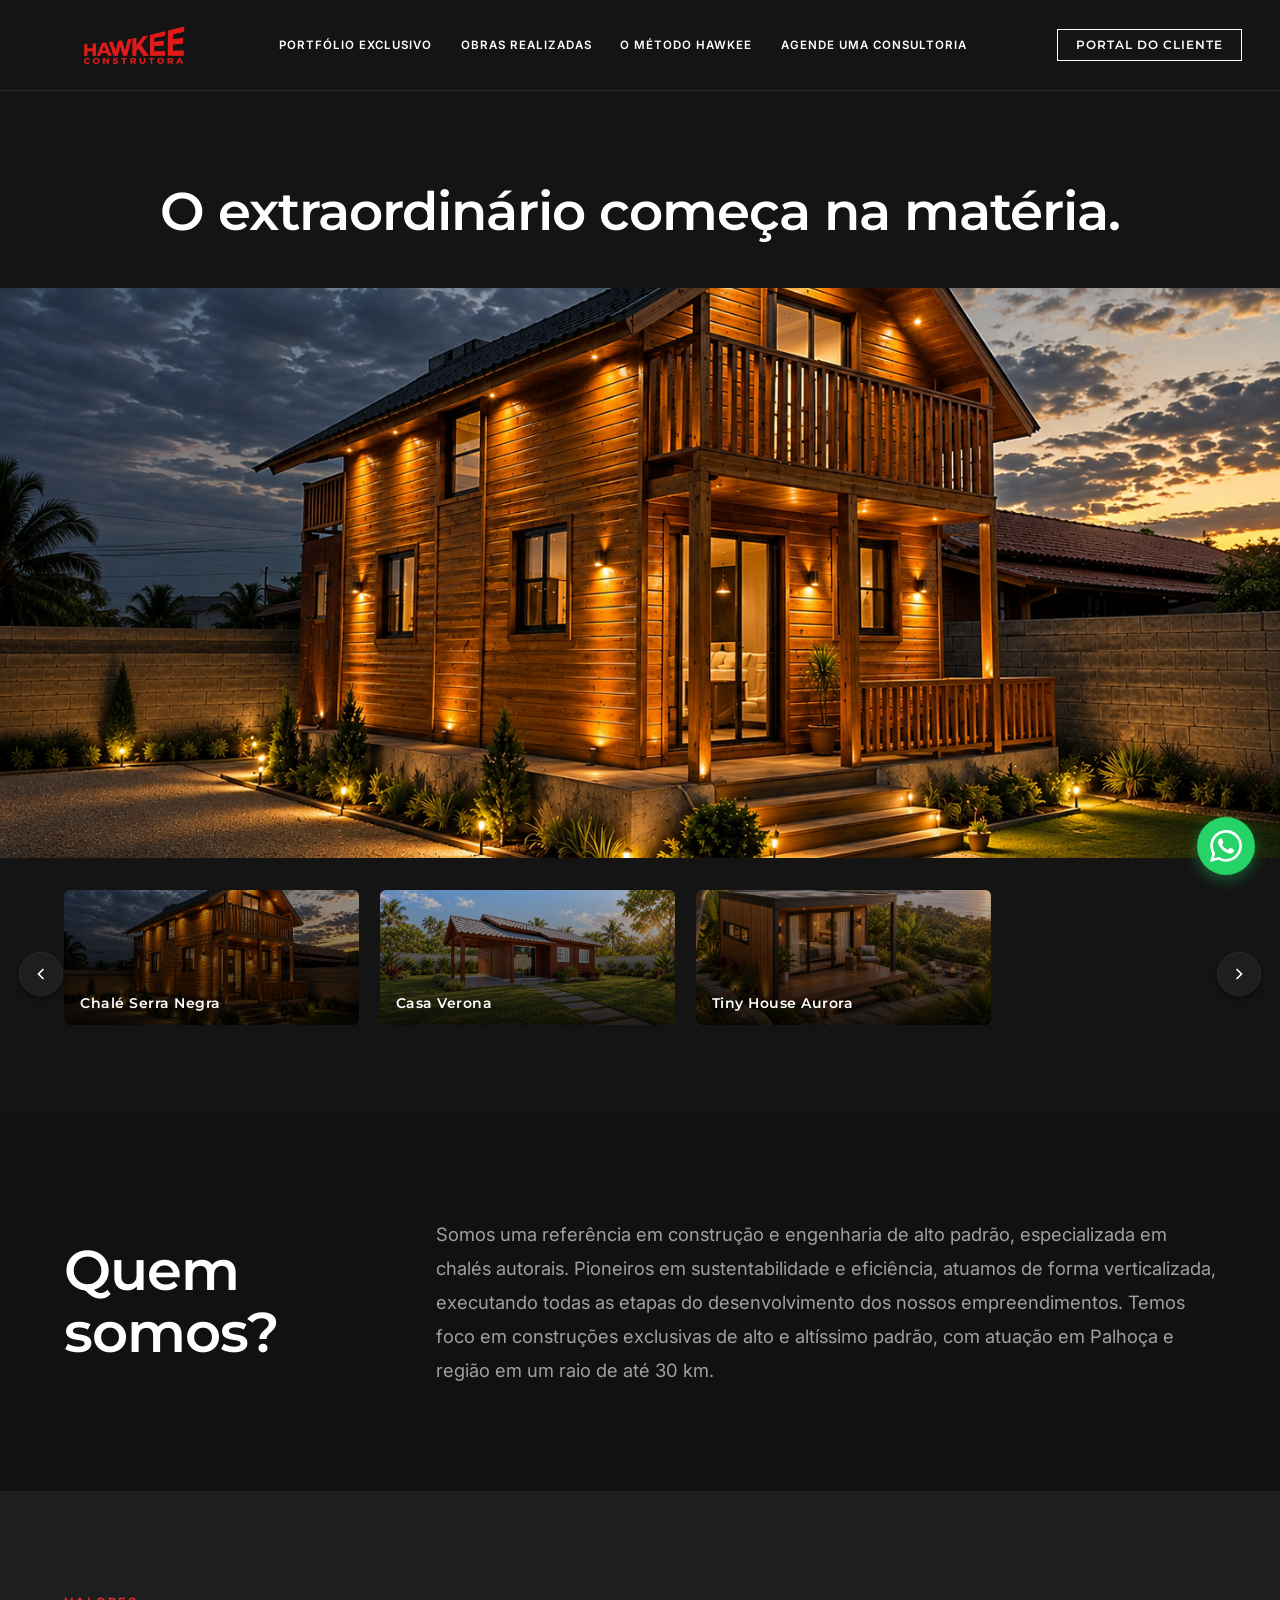
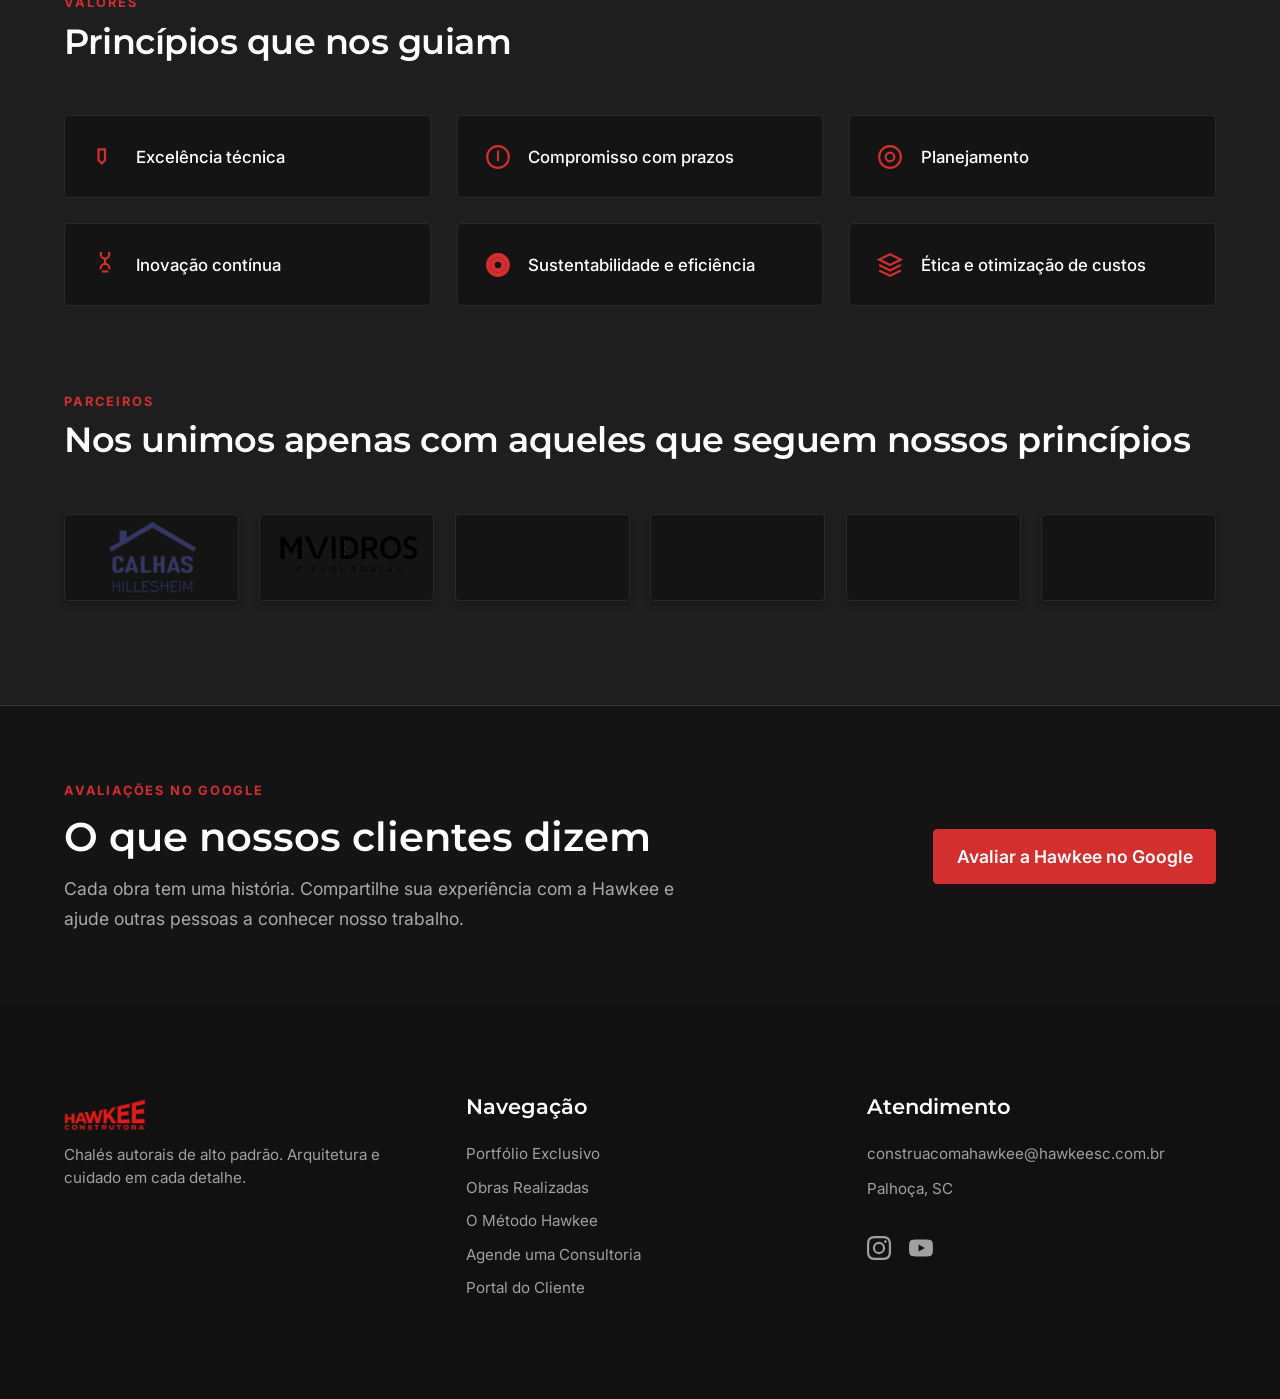
<file: index.html>
<!DOCTYPE html>
<html lang="pt-BR">
<head>
    <meta charset="UTF-8">
    <link rel="icon" type="image/png" href="img/favicon.png">
    <meta name="viewport" content="width=device-width, initial-scale=1.0">
    <title>Hawkee Construtora | Alto Padrão</title>
    <style>
        @import url('https://fonts.googleapis.com/css2?family=Inter:wght@300;400;500;600&family=Montserrat:wght@400;600;700&display=swap');

        :root {
            --bg-color: #141414; 
            --bg-creme: #1E1E1E; 
            --text-main: #FFFFFF;
            --text-light: #A0A0A0;
            --brand-red: #D32F2F; 
            --border-light: #2A2A2A;
        }

        * { margin: 0; padding: 0; box-sizing: border-box; }

        body {
            font-family: 'Inter', sans-serif;
            background-color: var(--bg-color);
            color: var(--text-main);
            overflow-x: hidden;
            font-size: 1.1rem; /* Aumentado em 10% para melhor leitura */
        }

        h1, h2, h3, h4 { font-family: 'Montserrat', sans-serif; font-weight: 600; }
        a { text-decoration: none; color: inherit; }

        /* --- CABEÇALHO DE ALTO PADRÃO (LINHA ÚNICA GARANTIDA) --- */
        header { 
            background-color: #141414; 
            border-bottom: 1px solid var(--border-light); 
            position: sticky; 
            top: 0; 
            z-index: 100; 
            width: 100%; 
        }

        .header-inner { 
            max-width: 1350px; 
            margin: 0 auto; 
            display: flex; 
            justify-content: space-between; 
            align-items: center; 
            padding: 0 3%; 
            height: 90px; 
            width: 100%; 
            white-space: nowrap; /* Impede que os links quebrem de linha */
        }
        
        .logo-wrapper { 
            display: flex; 
            align-items: center; 
            text-decoration: none; 
        }
        
        .logo-img { 
            height: 150px; 
            width: auto; 
            object-fit: contain;
            /* Aplica o vermelho oficial da logo em substituição ao branco */
            filter: brightness(0) saturate(100%) invert(24%) sepia(85%) saturate(7499%) hue-rotate(354deg) brightness(91%) contrast(93%);

	position: relative;
            left: 20px;  /* Mude para negativo (ex: -10px) para ir para esquerda, ou positivo para direita */
            top: -7px;   /* Mude para negativo (ex: -5px) para subir, ou positivo para descer */
        }

        .nav-links { 
            display: flex; 
            align-items: center; 
            gap: 1.8rem; 
        }

        .nav-links a { 
            font-size: 0.72rem; 
            font-weight: 600; 
            text-transform: uppercase; 
            letter-spacing: 1px; 
            color: var(--text-main); 
            transition: color 0.3s ease; 
        }

        .nav-links a:hover { 
            color: var(--brand-red); 
        }
        
        .header-actions { 
            display: flex; 
            align-items: center; 
            gap: 1.2rem; 
        }

        .btn-portal { 
            font-family: 'Montserrat', sans-serif; 
            background-color: transparent; 
            border: 1px solid var(--text-main); 
            color: var(--text-main); 
            padding: 0.5rem 1.1rem; 
            font-size: 0.72rem; 
            font-weight: 600; 
            text-transform: uppercase; 
            letter-spacing: 1px; 
            transition: all 0.3s ease; 
        }

        .btn-portal:hover { 
            background-color: var(--brand-red); 
            border-color: var(--brand-red); 
            color: #FFFFFF; 
        }

        /* --- HERO SEÇÃO --- */
        .hero { text-align: center; padding: 5.5rem 0 0 0; width: 100%; }
        .hero h1 { font-size: 3.3rem; margin-bottom: 2.8rem; letter-spacing: -1px; max-width: 1300px; margin-left: auto; margin-right: auto; padding: 0 5%; color: #FFFFFF; }
        .hero-image { width: 100%; height: 570px; background-image: url('img/imagem-principal.png'); background-color: #1A1A1A; background-size: cover; background-position: center; margin-bottom: 1.5rem; border-radius: 0; }

        /* --- TRILHO DE PROJETOS COM SETAS E HOVER VERMELHO --- */
        .trilho-container { position: relative; max-width: 1320px; margin: 0 auto; padding: 0.5rem 5% 4.5rem 5%; }
        .trilho { display: flex; gap: 1.3rem; overflow-x: auto; padding-bottom: 1rem; scroll-snap-type: x mandatory; scrollbar-width: none; -ms-overflow-style: none; }
        .trilho::-webkit-scrollbar { display: none; }
        .trilho-item { min-width: 295px; width: 295px; height: 135px; scroll-snap-align: start; border-radius: 6px; background-size: cover; background-position: center; position: relative; overflow: hidden; display: flex; align-items: flex-end; transition: transform 0.3s ease; flex-shrink: 0; }
        .trilho-item:hover { transform: translateY(-4px); }
        .trilho-item:hover .trilho-nome { color: var(--brand-red); }
        .trilho-item::before { content: ''; position: absolute; top: 0; left: 0; right: 0; bottom: 0; background: linear-gradient(to top, rgba(0,0,0,0.85), rgba(0,0,0,0.2)); }
        .trilho-nome { position: relative; color: #FFF; padding: 0.8rem 1rem; font-family: 'Montserrat', sans-serif; font-size: 0.9rem; font-weight: 600; letter-spacing: 0.5px; transition: color 0.3s ease; }

        .scroll-btn { position: absolute; top: 40%; transform: translateY(-50%); background: #1E1E1E; border: 1px solid var(--border-light); border-radius: 50%; width: 44px; height: 44px; display: flex; align-items: center; justify-content: center; cursor: pointer; z-index: 10; box-shadow: 0 4px 6px rgba(0,0,0,0.3); transition: all 0.3s ease; color: var(--text-main); }
        .scroll-btn:hover { background: var(--brand-red); color: #FFFFFF; border-color: var(--brand-red); }
        .scroll-btn.left { left: 1.5%; }
        .scroll-btn.right { right: 1.5%; }

        /* --- SEÇÃO QUEM SOMOS --- */
        .quem-somos-section {
            background-color: #111111;
            color: #FFFFFF;
            padding: 6.5rem 5%;
            width: 100%;
        }
        .quem-somos-inner {
            max-width: 1320px;
            margin: 0 auto;
            display: grid;
            grid-template-columns: 300px 1fr;
            gap: 4.5rem;
            align-items: center;
        }
        .quem-somos-titulo h2 {
            font-size: 3.5rem;
            line-height: 1.1;
            letter-spacing: -1px;
            color: #FFFFFF;
        }
        .quem-somos-texto p {
            color: #A0A0A0;
            font-size: 1.15rem;
            line-height: 1.85;
        }

        /* --- VALORES E PARCEIROS --- */
        .valores-parceiros-wrapper { background-color: var(--bg-creme); padding: 6.5rem 0; width: 100%; }
        .valores-parceiros-inner { max-width: 1320px; margin: 0 auto; padding: 0 5%; }
        .section-label { font-size: 0.8rem; font-weight: 700; text-transform: uppercase; letter-spacing: 2px; color: var(--brand-red); margin-bottom: 0.6rem; display: block; }
        .valores-parceiros-inner h2 { font-size: 2.2rem; margin-bottom: 3.3rem; letter-spacing: -0.5px; color: var(--text-main); }
        .grid-valores { display: grid; grid-template-columns: repeat(3, 1fr); gap: 1.6rem; margin-bottom: 5.5rem; }
        .card-valor { background: #141414; border: 1px solid var(--border-light); padding: 1.7rem; display: flex; align-items: center; gap: 1.1rem; border-radius: 4px; color: #FFFFFF; }
        .card-valor svg { width: 26px; height: 26px; stroke: var(--brand-red); fill: none; stroke-width: 2; flex-shrink: 0; }
        .card-valor span { font-size: 1.05rem; font-weight: 500; }
        
        .grid-parceiros { display: grid; grid-template-columns: repeat(6, 1fr); gap: 1.3rem; }
        .box-parceiro { aspect-ratio: 2/1; background: #141414; border: 1px solid var(--border-light); box-shadow: 0 4px 6px rgba(0,0,0,0.2); display: flex; align-items: center; justify-content: center; border-radius: 4px; padding: 0; overflow: hidden; }
        .box-parceiro img { max-width: 85%; max-height: 85%; object-fit: contain; }

        /* --- BOTÃO FLUTUANTE WHATSAPP --- */
        .wa-float-container { position: fixed; bottom: 25px; right: 25px; z-index: 9999; display: flex; flex-direction: column; align-items: flex-end; }
        .wa-menu { display: none; width: 320px; background-color: #1E1E1E; border-radius: 12px; box-shadow: 0 12px 35px rgba(0,0,0,0.4); margin-bottom: 15px; overflow: hidden; border: 1px solid var(--border-light); animation: fadeIn 0.3s ease; }
        .wa-menu.active { display: block; }
        @keyframes fadeIn { from { opacity: 0; transform: translateY(10px); } to { opacity: 1; transform: translateY(0); } }
        .wa-menu-header { background-color: #111111; padding: 2rem 1.5rem 1.5rem 1.5rem; text-align: center; border-bottom: 2px solid var(--brand-red); }
        .wa-menu-header img { max-width: 140px; height: auto; margin-bottom: 1.2rem; }
        .wa-menu-header h4 { color: #FFFFFF; font-size: 0.95rem; font-family: 'Montserrat', sans-serif; font-weight: 600; line-height: 1.4; margin-bottom: 0.6rem; }
        .wa-menu-header p { color: #A0A0A0; font-size: 0.8rem; line-height: 1.5; font-family: 'Inter', sans-serif; }
        .wa-menu-body { padding: 1.5rem; display: flex; flex-direction: column; gap: 0.8rem; }
        .wa-btn { display: flex; align-items: center; justify-content: center; gap: 0.6rem; background-color: #25D366; color: #FFFFFF; padding: 0.85rem 1rem; border-radius: 6px; font-family: 'Montserrat', sans-serif; font-weight: 600; font-size: 0.85rem; transition: background-color 0.3s, transform 0.2s; text-decoration: none; }
        .wa-btn:hover { background-color: #1EBE5A; color: #FFFFFF; }
        .wa-btn svg { width: 18px; height: 18px; fill: currentColor; }
        .wa-trigger { width: 58px; height: 58px; background-color: #25D366; border-radius: 50%; display: flex; align-items: center; justify-content: center; cursor: pointer; box-shadow: 0 4px 15px rgba(37, 211, 102, 0.4); transition: transform 0.3s ease; border: none; outline: none; }
        .wa-trigger:hover { transform: scale(1.08); }
        .wa-trigger svg { width: 32px; height: 32px; fill: #FFFFFF; }

        /* --- RODAPÉ ALINHADO PERFEITAMENTE PELO TOPO --- */
        footer { background-color: #111111; color: #FFFFFF; padding: 5.5rem 0; width: 100%; }
        
        .footer-inner { 
            max-width: 1320px; 
            margin: 0 auto; 
            padding: 0 5%; 
            display: grid; 
            grid-template-columns: repeat(auto-fit, minmax(250px, 1fr)); 
            gap: 3.3rem; 
            align-items: flex-start; 
        }
        
        .footer-col { display: flex; flex-direction: column; justify-content: flex-start; }

        .footer-logo {
            height: 120px;
            width: auto;
            object-fit: contain;
            filter: brightness(0) saturate(100%) invert(24%) sepia(85%) saturate(7499%) hue-rotate(354deg) brightness(91%) contrast(93%);
            align-self: flex-start;
            
            position: relative;
            left: -20px;       
            top: -45px;      
            margin-bottom: -70px; 
        }

        .footer-col p { color: #A0A0A0; font-size: 0.95rem; margin-bottom: 0.9rem; line-height: 1.5; }
        .footer-col h4 { font-family: 'Montserrat', sans-serif; font-size: 1.3rem; margin-bottom: 1.6rem; color: #FFFFFF; }
        .footer-col a { color: #A0A0A0; font-size: 0.95rem; margin-bottom: 0.9rem; display: block; transition: color 0.3s; }
        .footer-col a:hover { color: var(--brand-red); }
        .social-icons { display: flex; gap: 1.1rem; margin-top: 1.3rem; }
        .social-icons a svg { width: 24px; height: 24px; fill: #A0A0A0; transition: fill 0.3s; }
        .social-icons a:hover svg { fill: var(--brand-red); }

        @media (max-width: 1150px) {
            .header-inner { flex-direction: column; gap: 1.5rem; text-align: center; height: auto; padding: 1.5rem 5%; white-space: normal; }
            .nav-links { flex-wrap: wrap; justify-content: center; gap: 1rem; }
        }

        @media (max-width: 900px) {
            .hero h1 { font-size: 2.3rem; }
            .hero-image { height: 380px; }
            .quem-somos-inner { grid-template-columns: 1fr; gap: 1.5rem; text-align: center; }
            .quem-somos-titulo h2 { font-size: 2.6rem; }
            .grid-valores { grid-template-columns: 1fr; }
            .grid-parceiros { grid-template-columns: repeat(2, 1fr); }
            .trilho-item { min-width: 230px; width: 230px; height: 120px; }
            .scroll-btn { display: none; }
            .wa-float-container { bottom: 15px; right: 15px; }
        }
    
        .avaliacoes-section { border-top: 1px solid #333; padding: 4.5rem 5%; max-width: 1320px; margin: 0 auto; }
        .avaliacoes-intro { display: flex; justify-content: space-between; align-items: center; gap: 2rem; flex-wrap: wrap; }
        .avaliacoes-kicker { color: #d32f2f; font-size: .8rem; letter-spacing: .14em; text-transform: uppercase; font-weight: 700; }
        .avaliacoes-section h2 { font-family: 'Montserrat', sans-serif; color: #fff; font-size: clamp(1.7rem, 4vw, 2.5rem); margin: .8rem 0; }
        .avaliacoes-section p { color: #aaa; line-height: 1.7; max-width: 650px; }
        .avaliacoes-link { display: inline-block; padding: 1rem 1.4rem; border: 1px solid #d32f2f; background: #d32f2f; color: #fff; font-weight: 600; border-radius: 4px; }
        .avaliacoes-link:hover { background: #b71c1c; }
        .avaliacoes-link:focus-visible { outline: 2px solid white; outline-offset: 4px; }
        .avaliacoes-feed:not(:empty) { margin-top: 2rem; }

</style>
</head>
<body>

    <header>
        <div class="header-inner">
            <a href="index.html" class="logo-wrapper">
                <img src="img/Hawkee - Logomarca2.png" alt="Hawkee Construtora" class="logo-img">
            </a>
            <nav class="nav-links">
                <a href="projetos.html">Portfólio Exclusivo</a>
                <a href="entregas.html">Obras Realizadas</a>
                <a href="processo.html">O Método Hawkee</a>
                <a href="contato.html">Agende uma Consultoria</a>
            </nav>
            <div class="header-actions">
                <a href="portal.html" class="btn-portal">Portal do Cliente</a>
            </div>
        </div>
    </header>

    <section class="hero">
        <h1>O extraordinário começa na matéria.</h1>
        <div class="hero-image"></div>
    </section>

    <section class="trilho-container">
        <button class="scroll-btn left" onclick="scrollTrilho(-1)">
            <svg width="20" height="20" viewBox="0 0 24 24" fill="none" stroke="currentColor" stroke-width="2"><polyline points="15 18 9 12 15 6"></polyline></svg>
        </button>

        <div class="trilho" id="trilho-projetos">
            <a href="serra-negra.html" class="trilho-item" style="background-image: url('img/serra-negra-capa.png');"><span class="trilho-nome">Chalé Serra Negra</span></a>
            <a href="casa-tradicional-63.html" class="trilho-item" style="background-image: url('img/casa-tradicional-63-fachada.png');"><span class="trilho-nome">Casa Verona</span></a>
            <a href="tiny-house-aurora.html" class="trilho-item" style="background-image: url('img/tiny-house-aurora-fachada.png');"><span class="trilho-nome">Tiny House Aurora</span></a>
        </div>

        <button class="scroll-btn right" onclick="scrollTrilho(1)">
            <svg width="20" height="20" viewBox="0 0 24 24" fill="none" stroke="currentColor" stroke-width="2"><polyline points="9 18 15 12 9 6"></polyline></svg>
        </button>
    </section>

    <section class="quem-somos-section">
        <div class="quem-somos-inner">
            <div class="quem-somos-titulo">
                <h2>Quem<br>somos?</h2>
            </div>
            <div class="quem-somos-texto">
                <p>Somos uma referência em construção e engenharia de alto padrão, especializada em chalés autorais. Pioneiros em sustentabilidade e eficiência, atuamos de forma verticalizada, executando todas as etapas do desenvolvimento dos nossos empreendimentos. Temos foco em construções exclusivas de alto e altíssimo padrão, com atuação em Palhoça e região em um raio de até 30 km.</p>
            </div>
        </div>
    </section>

    <div class="valores-parceiros-wrapper" style="background-color: var(--bg-creme);">
        <section class="valores-parceiros-inner">
            <span class="section-label">VALORES</span>
            <h2>Princípios que nos guiam</h2>
            <div class="grid-valores">
                <div class="card-valor"><svg viewBox="0 0 24 24"><path d="M12 15l-3 3-3-3V5h6v10z"></path></svg><span>Excelência técnica</span></div>
                <div class="card-valor"><svg viewBox="0 0 24 24"><circle cx="12" cy="12" r="10"></circle><polyline points="12 6 12 16 14"></polyline></svg><span>Compromisso com prazos</span></div>
                <div class="card-valor"><svg viewBox="0 0 24 24"><circle cx="12" cy="12" r="10"></circle><circle cx="12" cy="12" r="4"></circle></svg><span>Planejamento</span></div>
                <div class="card-valor"><svg viewBox="0 0 24 24"><path d="M9 18h6m-3-13v6m-4 5v-1a4 4 0 014-4h0a4 4 0 014 4v1m-4-10a4 4 0 100-8 4 4 0 000 8z"></path></svg><span>Inovação contínua</span></div>
                <div class="card-valor"><svg viewBox="0 0 24 24"><path d="M12 2C6.48 2 2 6.48 2 12s4.48 10 10 10 10-4.48 10-10S17.52 2 12 2zm0 18c-4.41 0-8-3.59-8-8s3.59-8 8-8 8 3.59 8 8-3.59 8-8 8z"></path><path d="M12 6c-3.31 0-6 2.69-6 6s2.69 6 6 6 6-2.69 6-6-2.69-6-6-6zm0 10c-2.21 0-4-1.79-4-4s1.79-4 4-4 4 1.79 4 4-1.79 4-4 4z"></path></svg><span>Sustentabilidade e eficiência</span></div>
                <div class="card-valor"><svg viewBox="0 0 24 24"><path d="M12 2L2 7l10 5 10-5-10-5zM2 17l10 5 10-5M2 12l10 5 10-5"></path></svg><span>Ética e otimização de custos</span></div>
            </div>

            <span class="section-label">PARCEIROS</span>
            <h2>Nos unimos apenas com aqueles que seguem nossos princípios</h2>
            <div class="grid-parceiros">
                <div class="box-parceiro">
                    <img src="img/calhashillesheim.png" alt="Calhas Hillesheim" style="transform: scale(1.5);">
                </div>
                <div class="box-parceiro">
                    <img src="img/logo-mvidros.png" alt="Moldu Vidros" style="transform: scale(2.1);">
                </div>
                <div class="box-parceiro"></div>
                <div class="box-parceiro"></div>
                <div class="box-parceiro"></div>
                <div class="box-parceiro"></div>
            </div>
        </section>
    </div>

    
    <section class="avaliacoes-section" id="avaliacoes-google" aria-labelledby="avaliacoes-titulo">
        <div class="avaliacoes-intro">
            <div>
                <span class="avaliacoes-kicker">Avaliações no Google</span>
                <h2 id="avaliacoes-titulo">O que nossos clientes dizem</h2>
                <p>Cada obra tem uma história. Compartilhe sua experiência com a Hawkee e ajude outras pessoas a conhecer nosso trabalho.</p>
            </div>
            <a class="avaliacoes-link" href="https://g.page/r/CZ_xVRhXP12LEBM/review" target="_blank" rel="noopener noreferrer">Avaliar a Hawkee no Google</a>
        </div>
        <!-- Inserir aqui o código oficial do widget conectado ao perfil Hawkee. -->
        <div class="avaliacoes-feed" id="avaliacoes-feed"></div>
    </section>

    <footer>
        <div class="footer-inner">
            <div class="footer-col">
                <img src="img/Hawkee - Logomarca2.png" alt="Hawkee Construtora" class="footer-logo">
                <p>Chalés autorais de alto padrão. Arquitetura e cuidado em cada detalhe.</p>
            </div>
            <div class="footer-col">
                <h4>Navegação</h4>
                <a href="projetos.html">Portfólio Exclusivo</a>
                <a href="entregas.html">Obras Realizadas</a>
                <a href="processo.html">O Método Hawkee</a>
                <a href="contato.html">Agende uma Consultoria</a>
                <a href="portal.html">Portal do Cliente</a>
            </div>
            <div class="footer-col">
                <h4>Atendimento</h4>
                <a href="mailto:construacomahawkee@hawkeesc.com.br">construacomahawkee@hawkeesc.com.br</a>
                <p>Palhoça, SC</p>
                <div class="social-icons">
                    <a href="https://www.instagram.com/hawkeebrasil/" target="_blank" title="Instagram"><svg viewBox="0 0 24 24"><path d="M12 2.163c3.204 0 3.584.012 4.85.07 3.252.148 4.771 1.691 4.919 4.919.058 1.265.069 1.645.069 4.849 0 3.205-.012 3.584-.069 4.849-.149 3.225-1.664 4.771-4.919 4.919-1.266.058-1.644.07-4.85.07-3.204 0-3.584-.012-4.849-.07-3.26-.149-4.771-1.699-4.919-4.92-.058-1.265-.07-1.644-.07-4.849 0-3.204.013-3.583.07-4.849.149-3.227 1.664-4.771 4.919-4.919 1.266-.057 1.645-.069 4.849-.069zM12 0C8.741 0 8.333.014 7.053.072 2.695.272.273 2.69.073 7.052.014 8.333 0 8.741 0 12c0 3.259.014 3.668.072 4.948.2 4.358 2.618 6.78 6.98 6.98C8.333 23.986 8.741 24 12 24c3.259 0 3.668-.014 4.948-.072 4.354-.2 6.782-2.618 6.979-6.98.059-1.28.073-1.689.073-4.948 0-3.259-.014-3.667-.072-4.947-.196-4.354-2.617-6.78-6.979-6.98C15.668.014 15.259 0 12 0zm0 5.838a6.162 6.162 0 100 12.324 6.162 6.162 0 000-12.324zM12 16a4 4 0 110-8 4 4 0 010 8zm6.406-11.845a1.44 1.44 0 100 2.881 1.44 1.44 0 000-2.881z"/></svg></a>
                    <a href="https://www.youtube.com/@hawkeebrasil" target="_blank" title="YouTube"><svg viewBox="0 0 24 24"><path d="M23.498 6.186a3.016 3.016 0 0 0-2.122-2.136C19.505 3.545 12 3.545 12 3.545s-7.505 0-9.377.505A3.017 3.017 0 0 0 .502 6.186C0 8.07 0 12 0 12s0 3.93.502 5.814a3.016 3.016 0 0 0 2.122 2.136c1.871.505 9.376.505 9.376.505s7.505 0 9.377-.505a3.015 3.015 0 0 0 2.122-2.136C24 15.93 24 12 24 12s0-3.93-.502-5.814zM9.545 15.568V8.432L15.818 12l-6.273 3.568z"/></svg></a>
                </div>
            </div>
        </div>
    </footer>

    <div class="wa-float-container">
        <div class="wa-menu" id="wa-menu">
            <div class="wa-menu-header">
                <img src="img/Hawkee - Logomarca [ Invisivel ].png" alt="Hawkee Construtora">
                <h4>Construção de chalés mistos em madeira e alvenaria!</h4>
                <p>A confiança que você precisa com a qualidade que você merece!</p>
            </div>
            <div class="wa-menu-body">
                <a href="https://wa.me/55048988520939" target="_blank" class="wa-btn">
                    <svg viewBox="0 0 24 24"><path d="M17.472 14.382c-.297-.149-1.758-.867-2.03-.967-.273-.099-.471-.148-.67.15-.197.297-.767.966-.94 1.164-.173.199-.347.223-.644.075-.297-.15-1.255-.463-2.39-1.475-.883-.788-1.48-1.761-1.653-2.059-.173-.297-.018-.458.13-.606.134-.133.298-.347.446-.52.149-.174.198-.298.298-.497.099-.198.05-.371-.025-.52-.075-.149-.669-1.612-.916-2.207-.242-.579-.487-.5-.669-.51a12.8 12.8 0 0 0-.57-.01c-.198 0-.52.074-.792.372-.272.297-1.04 1.016-1.04 2.479 0 1.462 1.065 2.875 1.213 3.074.149.198 2.096 3.2 5.077 4.487.709.306 1.262.489 1.694.625.712.227 1.36.195 1.871.118.571-.085 1.758-.719 2.006-1.413.248-.694.248-1.289.173-1.413-.074-.124-.272-.198-.57-.347m-5.421 7.403h-.004a9.87 9.87 0 0 1-5.031-1.378l-.361-.214-3.741.982.998-3.648-.235-.374a9.86 9.86 0 0 1-1.51-5.26c.001-5.45 4.436-9.884 9.888-9.884 2.64 0 5.122 1.03 6.988 2.898a9.825 9.825 0 0 1 2.893 6.994c-.003 5.45-4.437 9.884-9.885 9.884m8.413-18.297A11.815 11.815 0 0 0 12.05 0C5.495 0 .16 5.335.157 11.892c0 2.096.547 4.142 1.588 5.945L.057 24l6.305-1.654a11.882 11.882 0 0 0 5.683 1.448h.005c6.554 0 11.89-5.335 11.893-11.893a11.821 11.821 0 0 0-3.48-8.413Z"/></svg>
                    Especialista Patrick (SC)
                </a>
                <a href="http://wa.me/55048988682569" target="_blank" class="wa-btn">
                    <svg viewBox="0 0 24 24"><path d="M17.472 14.382c-.297-.149-1.758-.867-2.03-.967-.273-.099-.471-.148-.67.15-.197.297-.767.966-.94 1.164-.173.199-.347.223-.644.075-.297-.15-1.255-.463-2.39-1.475-.883-.788-1.48-1.761-1.653-2.059-.173-.297-.018-.458.13-.606.134-.133.298-.347.446-.52.149-.174.198-.298.298-.497.099-.198.05-.371-.025-.52-.075-.149-.669-1.612-.916-2.207-.242-.579-.487-.5-.669-.51a12.8 12.8 0 0 0-.57-.01c-.198 0-.52.074-.792.372-.272.297-1.04 1.016-1.04 2.479 0 1.462 1.065 2.875 1.213 3.074.149.198 2.096 3.2 5.077 4.487.709.306 1.262.489 1.694.625.712.227 1.36.195 1.871.118.571-.085 1.758-.719 2.006-1.413.248-.694.248-1.289.173-1.413-.074-.124-.272-.198-.57-.347m-5.421 7.403h-.004a9.87 9.87 0 0 1-5.031-1.378l-.361-.214-3.741.982.998-3.648-.235-.374a9.86 9.86 0 0 1-1.51-5.26c.001-5.45 4.436-9.884 9.888-9.884 2.64 0 5.122 1.03 6.988 2.898a9.825 9.825 0 0 1 2.893 6.994c-.003 5.45-4.437 9.884-9.885 9.884m8.413-18.297A11.815 11.815 0 0 0 12.05 0C5.495 0 .16 5.335.157 11.892c0 2.096.547 4.142 1.588 5.945L.057 24l6.305-1.654a11.882 11.882 0 0 0 5.683 1.448h.005c6.554 0 11.89-5.335 11.893-11.893a11.821 11.821 0 0 0-3.48-8.413Z"/></svg>
                    Especialista Vinícius (SC)
                </a>
            </div>
        </div>
        <button class="wa-trigger" onclick="toggleWaMenu()" aria-label="Abrir opções de WhatsApp">
            <svg viewBox="0 0 24 24"><path d="M17.472 14.382c-.297-.149-1.758-.867-2.03-.967-.273-.099-.471-.148-.67.15-.197.297-.767.966-.94 1.164-.173.199-.347.223-.644.075-.297-.15-1.255-.463-2.39-1.475-.883-.788-1.48-1.761-1.653-2.059-.173-.297-.018-.458.13-.606.134-.133.298-.347.446-.52.149-.174.198-.298.298-.497.099-.198.05-.371-.025-.52-.075-.149-.669-1.612-.916-2.207-.242-.579-.487-.5-.669-.51a12.8 12.8 0 0 0-.57-.01c-.198 0-.52.074-.792.372-.272.297-1.04 1.016-1.04 2.479 0 1.462 1.065 2.875 1.213 3.074.149.198 2.096 3.2 5.077 4.487.709.306 1.262.489 1.694.625.712.227 1.36.195 1.871.118.571-.085 1.758-.719 2.006-1.413.248-.694.248-1.289.173-1.413-.074-.124-.272-.198-.57-.347m-5.421 7.403h-.004a9.87 9.87 0 0 1-5.031-1.378l-.361-.214-3.741.982.998-3.648-.235-.374a9.86 9.86 0 0 1-1.51-5.26c.001-5.45 4.436-9.884 9.888-9.884 2.64 0 5.122 1.03 6.988 2.898a9.825 9.825 0 0 1 2.893 6.994c-.003 5.45-4.437 9.884-9.885 9.884m8.413-18.297A11.815 11.815 0 0 0 12.05 0C5.495 0 .16 5.335.157 11.892c0 2.096.547 4.142 1.588 5.945L.057 24l6.305-1.654a11.882 11.882 0 0 0 5.683 1.448h.005c6.554 0 11.89-5.335 11.893-11.893a11.821 11.821 0 0 0-3.48-8.413Z"/></svg>
        </button>
    </div>

    <script>
        function scrollTrilho(direction) {
            const trilho = document.getElementById('trilho-projetos');
            const scrollAmount = 300; 
            trilho.scrollBy({ left: scrollAmount * direction, behavior: 'smooth' });
        }

        function toggleWaMenu() {
            const menu = document.getElementById('wa-menu');
            menu.classList.toggle('active');
        }
    </script>
</body>
</html>
</file>
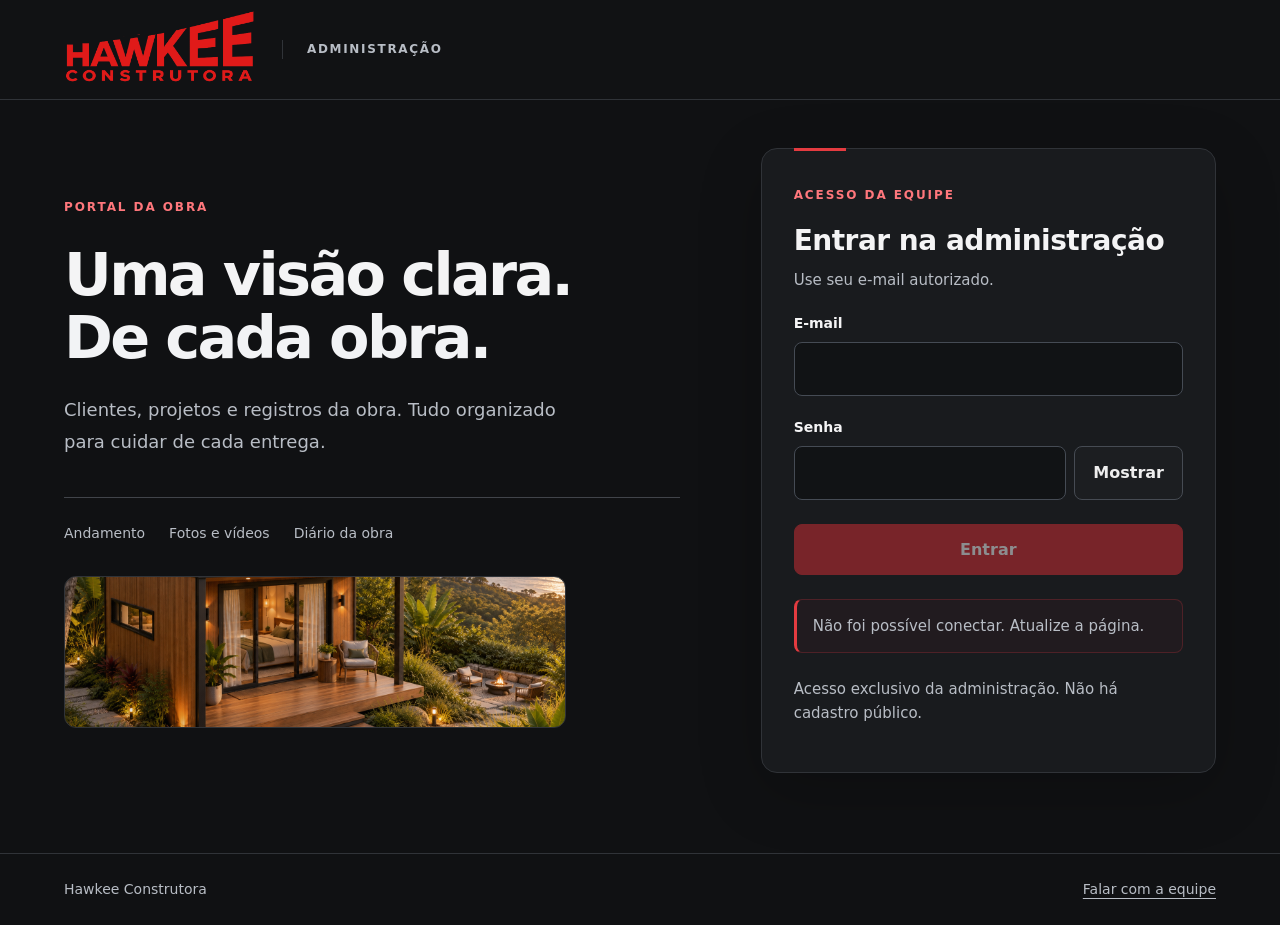
<file: admin/index.html>
<!doctype html><html lang="pt-BR"><head><meta charset="utf-8"><meta name="viewport" content="width=device-width,initial-scale=1"><meta name="robots" content="noindex,nofollow"><meta name="referrer" content="strict-origin-when-cross-origin"><title>Administração | Hawkee Construtora</title><link rel="icon" href="/img/favicon.png"><link rel="stylesheet" href="/portal-assets/admin.css"><script type="module" src="/portal-assets/admin.js?v=20261124-whatsapp"></script><link rel="stylesheet" href="/portal-assets/refined.css"></head><body><a class="skip-link" href="#main-content">Ir para o conteúdo</a><header class="topbar"><a class="brand" href="/index.html"><img src="/img/Hawkee%20-%20Logomarca2.png" alt="Hawkee Construtora"></a><span class="area-label">Administração</span><button id="change-my-password" class="quiet" hidden>Trocar minha senha</button><button id="logout" class="quiet" hidden>Sair</button></header><main id="main-content" tabindex="-1"><section id="access" class="access"><div class="intro"><span class="eyebrow">Portal da obra</span><h1>Uma visão clara.<br><em>De cada obra.</em></h1><p>Clientes, projetos e registros da obra. Tudo organizado para cuidar de cada entrega.</p><div class="steps" aria-label="Recursos do portal"><span>Andamento</span><span>Fotos e vídeos</span><span>Diário da obra</span></div></div><div class="login-card"><span class="eyebrow">Acesso da equipe</span><h2>Entrar na administração</h2><p>Use seu e-mail autorizado.</p><form id="login"><label for="email">E-mail</label><input id="email" autocapitalize="none" spellcheck="false" type="email" required autocomplete="username"><label for="password">Senha</label><div class="password-line"><input id="password" type="password" required autocomplete="current-password"><button type="button" id="show-password" class="quiet">Mostrar</button></div><button id="login-button" class="primary" disabled>Entrar</button></form><p id="message" class="notice" role="status" aria-live="polite">Conectando…</p><p class="small">Acesso exclusivo da administração. Não há cadastro público.</p></div></section><section id="dashboard" hidden><div class="heading"><div><span class="eyebrow">Administração Hawkee</span><h1>Clientes e projetos</h1><p id="greeting"></p></div><div class="actions"><button id="reload" class="quiet">Atualizar clientes</button><button id="new-client" class="primary inline">Novo cliente</button></div></div><div class="workspace"><aside class="panel"><h2>Clientes</h2><form id="search-form"><label for="search">Buscar pelo e-mail</label><div class="search-line"><input id="search" type="search" maxlength="254" placeholder="cliente@exemplo.com"><button class="quiet">Buscar</button></div></form><p class="small">Até 50 resultados por busca.</p><label for="client-filter">Exibir clientes</label><select id="client-filter"><option value="active">Clientes cadastrados</option><option value="trash">Lixeira de clientes</option></select><div id="clients" class="client-list"></div></aside><section class="panel"><span class="eyebrow">Projetos do cliente</span><h2 id="client-title">Selecione um cliente</h2><p id="client-email">Os projetos vinculados aparecerão aqui.</p><div id="client-actions" hidden><button id="new-project" class="primary inline">Adicionar projeto</button><button id="remove-client" class="quiet">Remover cliente</button><label for="project-filter">Exibir projetos</label><select id="project-filter"><option value="active">Projetos cadastrados</option><option value="trash">Lixeira de projetos</option></select></div><div id="projects"></div></section></div><p id="dashboard-message" class="notice" role="status"></p></section><section id="project-workspace" class="panel" hidden tabindex="-1"><button type="button" class="quiet compact back-projects">Voltar aos projetos</button><div class="heading"><div><span class="eyebrow">Diário da obra</span><h2 id="work-title"></h2><p id="work-details"></p></div><div class="actions"><button id="remove-project" class="quiet">Remover projeto</button><button id="edit-project" class="quiet">Editar projeto</button><button id="new-update" class="primary inline">Adicionar registro geral</button></div></div><p id="work-message" class="notice" role="status"></p><div id="work-progress"></div><h3>Etapas e subetapas</h3><p class="muted">Abra uma etapa para acompanhar os serviços, fotos e vídeos.</p><div id="work-substeps"></div><h3 class="general-heading">Registros gerais da obra</h3><div id="updates"></div></section></main><dialog id="client-dialog"><form id="client-form"><div class="heading"><h2>Novo cliente</h2><button class="quiet compact" type="button" data-close>Fechar</button></div><p>O cliente deverá trocar a senha temporária no primeiro acesso.</p><label for="new-name">Nome completo</label><input id="new-name" required maxlength="120" autocomplete="name"><label for="new-email">E-mail do cliente</label><input id="new-email" type="email" required maxlength="254" autocomplete="off"><label for="new-whatsapp">WhatsApp para contato</label><input id="new-whatsapp" type="tel" autocomplete="tel" maxlength="24" placeholder="(48) 99999-9999"><p class="small">Informe o WhatsApp do cliente com DDD. Após criar o acesso, você poderá abrir a conversa com a mensagem pronta e confirmar o envio.</p><label for="temp-password">Senha temporária</label><div class="password-line"><input id="temp-password" type="password" required minlength="12" maxlength="128" autocomplete="new-password"><button type="button" id="show-temp" class="quiet">Mostrar</button></div><button type="button" id="generate-password" class="quiet compact">Gerar outra senha</button><p class="small">Pelo menos 12 caracteres, letras e números. Nenhum e-mail será enviado automaticamente.</p><button id="create-client" class="primary">Criar acesso</button><p id="client-message" class="notice" role="status"></p></form></dialog><dialog id="credentials-dialog"><div class="heading"><h2>Acesso criado</h2><button class="quiet compact" type="button" data-close>Fechar</button></div><p id="delivery-status" class="notice" role="status"></p><p>Confira a mensagem antes de enviar. A senha temporária não ficará disponível neste painel depois que você fechar.</p><label for="credentials">Mensagem para o cliente</label><textarea id="credentials" readonly rows="12"></textarea><button id="send-whatsapp" type="button" class="primary" disabled>Enviar pelo WhatsApp</button><p class="small">Use o WhatsApp Business da Hawkee: +55 (48) 98852-0939. O envio sairá da conta conectada no aplicativo ou no WhatsApp Web e só ocorrerá quando você tocar em Enviar.</p><button id="copy-credentials" type="button" class="quiet">Copiar mensagem</button><p id="copy-message" role="status"></p><p class="small">Esta é uma prévia privada. O cliente poderá acessar pelo domínio oficial depois da publicação do portal.</p></dialog><dialog id="project-dialog"><form id="project-form"><div class="heading"><h2>Projeto da obra</h2><button class="quiet compact" type="button" data-close>Fechar</button></div><p id="project-owner"></p><label for="project-name">Nome do projeto</label><select id="project-name" required></select><p class="small">Modelos carregados do Portfólio exclusivo deste site.</p><label for="project-description">Sobre a obra e localização</label><textarea id="project-description" rows="3" maxlength="10000"></textarea><p class="small">As 11 etapas e 25 subetapas serão criadas automaticamente. O andamento é calculado ao marcar as subetapas como concluídas.</p><div class="form-grid"><div><label for="project-start">Início</label><input id="project-start" type="date"></div><div><label for="project-delivery">Previsão de entrega</label><input id="project-delivery" type="date"></div></div><label class="check"><input id="project-published" type="checkbox"> Disponível no portal do cliente</label><button id="save-project" class="primary">Salvar projeto</button><p id="project-message" class="notice" role="status"></p></form></dialog><dialog id="update-dialog"><form id="update-form"><div class="heading"><h2>Atualização da obra</h2><button class="quiet compact" type="button" data-close>Fechar</button></div><p id="update-project-name"></p><label for="update-kind">Vincular à subetapa</label><select id="update-kind"></select><p id="completion-hint" class="small"></p><label for="update-title" id="custom-title-label">Título da atualização</label><input id="update-title" required maxlength="160" placeholder="Ex.: Registro da fundação"><label for="update-body">O que foi realizado?</label><textarea id="update-body" rows="4" maxlength="20000"></textarea><label for="update-files">Fotos e vídeos</label><input id="update-files" type="file" multiple accept="image/jpeg,image/png,image/webp,video/mp4,video/webm"><p class="small">Até 10 arquivos por atualização, com até 50 MB cada. Fotos JPG, PNG ou WebP; vídeos MP4 ou WebM.</p><label class="check"><input id="update-published" type="checkbox" checked> Publicar para o cliente</label><button id="save-update" class="primary">Salvar atualização</button><p id="update-message" class="notice" role="status" aria-live="polite"></p></form></dialog><dialog id="password-dialog"><form id="password-form"><div class="heading"><h2>Trocar minha senha</h2><button class="quiet compact" type="button" data-close>Fechar</button></div><label for="current-password">Senha atual</label><input id="current-password" type="password" required autocomplete="current-password"><label for="new-password">Nova senha</label><input id="new-password" type="password" required minlength="12" maxlength="128" autocomplete="new-password"><label for="confirm-password">Repita a nova senha</label><input id="confirm-password" type="password" required minlength="12" maxlength="128" autocomplete="new-password"><p class="small">Use pelo menos 12 caracteres, com letras e números. Você entrará novamente após a troca.</p><button id="save-password" class="primary">Salvar nova senha</button><p id="password-message" class="notice" role="status"></p></form></dialog><footer><span>Hawkee Construtora</span><a href="/contato.html">Falar com a equipe</a></footer><script type="module" src="/portal-assets/refined.js"></script><noscript>Ative o JavaScript para acessar o portal.</noscript></body></html>
</file>
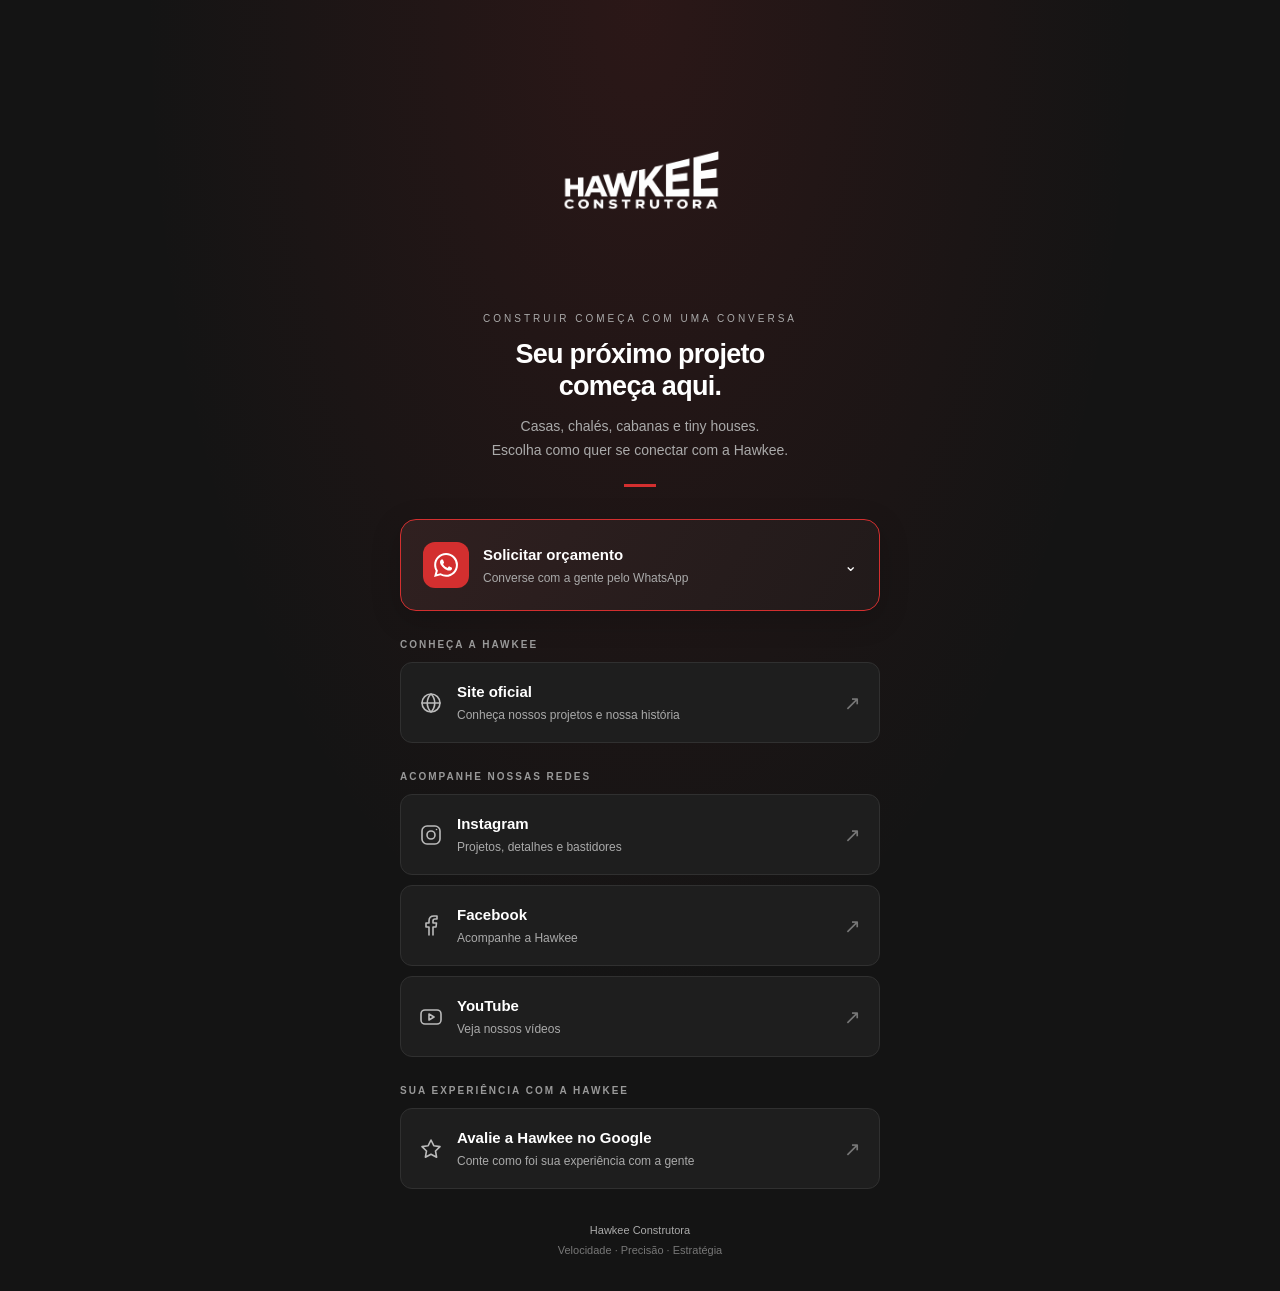
<file: links-hawkee/index.html>
<!doctype html>
<html lang="pt-BR"><head><meta charset="utf-8"><meta name="viewport" content="width=device-width,initial-scale=1"><meta name="robots" content="noindex,follow"><meta name="description" content="Converse com a Hawkee Construtora, solicite um orçamento e acompanhe nossas redes sociais."><title>Hawkee Construtora | Links oficiais</title><link rel="icon" href="/img/favicon.png"><style>
*{box-sizing:border-box}body{margin:0;background:#141414;color:#fff;font-family:Arial,Helvetica,sans-serif;min-height:100vh;background-image:radial-gradient(ellipse at 50% 0,rgba(211,47,47,.12),transparent 55%)}main{width:min(100% - 40px,480px);margin:auto;padding:54px 0 30px}header{text-align:center;margin-bottom:32px}.logo{width:230px;max-width:80%;height:auto;filter:brightness(0) invert(1)}.eyebrow{font-size:10px;text-transform:uppercase;letter-spacing:3px;color:#aaa;margin:25px 0 14px}h1{font-size:27px;line-height:1.2;letter-spacing:-.7px;margin:0 0 12px}header p{color:#aaa;font-size:14px;line-height:1.7;margin:0}.accent{width:32px;height:3px;background:#d32f2f;margin:22px auto 0}.budget{border:1px solid #d32f2f;border-radius:16px;background:linear-gradient(120deg,#302020,#211a1a);overflow:hidden;box-shadow:0 8px 30px #0003}summary{list-style:none;cursor:pointer;display:flex;align-items:center;gap:14px;padding:22px}summary::-webkit-details-marker{display:none}summary .wa{color:#fff;background:#d32f2f;border-radius:12px;padding:11px;display:flex;flex-shrink:0}svg{width:24px;height:24px}.wa svg,.contact svg{fill:currentColor}strong{font-size:15px;display:block;line-height:1.4}small{display:block;font-size:12px;color:#aaa;line-height:1.5;margin-top:4px}.chevron{margin-left:auto;transition:transform .2s}details[open] .chevron{transform:rotate(180deg)}.contacts{padding:0 16px 16px;display:grid;gap:8px}.contact{display:flex;gap:12px;align-items:center;background:#171717;border:1px solid #393030;padding:14px;border-radius:10px;color:white;text-decoration:none}.contact svg{color:#54d58b;width:22px;flex-shrink:0}.contact>span:last-child{margin-left:auto}.contact:hover{border-color:#54d58b}h2{font-size:10px;letter-spacing:2px;text-transform:uppercase;color:#999;margin:28px 0 12px}.link{display:flex;align-items:center;gap:14px;padding:18px;background:#1e1e1e;border:1px solid #303030;border-radius:12px;color:white;text-decoration:none;margin-bottom:10px;transition:border-color .2s,background .2s}.icon{display:flex;color:#bbb}.arrow{margin-left:auto;color:#777;font-size:20px}.link:hover{border-color:#d32f2f;background:#252020}a:focus-visible,summary:focus-visible{outline:2px solid #fff;outline-offset:4px}footer{text-align:center;font-size:11px;line-height:1.8;color:#777;margin-top:32px}footer b{font-weight:400;color:#aaa} @media(max-width:360px){main{width:calc(100% - 28px);padding-top:32px}summary{padding:17px;gap:10px}strong{font-size:14px}h1{font-size:24px}}@media(prefers-reduced-motion:reduce){*{transition:none!important}}
</style></head><body><main><header><img class="logo" src="/img/Hawkee%20-%20Logomarca2.png" alt="Hawkee Construtora"><div class="eyebrow">Construir começa com uma conversa</div><h1>Seu próximo projeto<br>começa aqui.</h1><p>Casas, chalés, cabanas e tiny houses.<br>Escolha como quer se conectar com a Hawkee.</p><div class="accent"></div></header>
<details class="budget"><summary><span class="wa"><svg aria-hidden="true" viewBox="0 0 24 24"><path d="M17.472 14.382c-.297-.149-1.758-.867-2.03-.967-.273-.099-.471-.148-.67.15-.197.297-.767.966-.94 1.164-.173.199-.347.223-.644.075-.297-.15-1.255-.463-2.39-1.475-.883-.788-1.48-1.761-1.653-2.059-.173-.297-.018-.458.13-.606.134-.133.298-.347.446-.52.149-.174.198-.298.298-.497.099-.198.05-.371-.025-.52-.075-.149-.669-1.612-.916-2.207-.242-.579-.487-.5-.669-.51a12.8 12.8 0 0 0-.57-.01c-.198 0-.52.074-.792.372-.272.297-1.04 1.016-1.04 2.479 0 1.462 1.065 2.875 1.213 3.074.149.198 2.096 3.2 5.077 4.487.709.306 1.262.489 1.694.625.712.227 1.36.195 1.871.118.571-.085 1.758-.719 2.006-1.413.248-.694.248-1.289.173-1.413-.074-.124-.272-.198-.57-.347m-5.421 7.403h-.004a9.87 9.87 0 0 1-5.031-1.378l-.361-.214-3.741.982.998-3.648-.235-.374a9.86 9.86 0 0 1-1.51-5.26c.001-5.45 4.436-9.884 9.888-9.884 2.64 0 5.122 1.03 6.988 2.898a9.825 9.825 0 0 1 2.893 6.994c-.003 5.45-4.437 9.884-9.885 9.884m8.413-18.297A11.815 11.815 0 0 0 12.05 0C5.495 0 .16 5.335.157 11.892c0 2.096.547 4.142 1.588 5.945L.057 24l6.305-1.654a11.882 11.882 0 0 0 5.683 1.448h.005c6.554 0 11.89-5.335 11.893-11.893a11.821 11.821 0 0 0-3.48-8.413Z"/></svg></span><span><strong>Solicitar orçamento</strong><small>Converse com a gente pelo WhatsApp</small></span><span class="chevron" aria-hidden="true">⌄</span></summary><div class="contacts"><a class="contact" href="https://wa.me/5548988520939?text=Ol%C3%A1%21%20Vim%20pela%20p%C3%A1gina%20de%20links%20da%20Hawkee%20e%20gostaria%20de%20solicitar%20um%20or%C3%A7amento." target="_blank" rel="noopener noreferrer"><svg aria-hidden="true" viewBox="0 0 24 24"><path d="M17.472 14.382c-.297-.149-1.758-.867-2.03-.967-.273-.099-.471-.148-.67.15-.197.297-.767.966-.94 1.164-.173.199-.347.223-.644.075-.297-.15-1.255-.463-2.39-1.475-.883-.788-1.48-1.761-1.653-2.059-.173-.297-.018-.458.13-.606.134-.133.298-.347.446-.52.149-.174.198-.298.298-.497.099-.198.05-.371-.025-.52-.075-.149-.669-1.612-.916-2.207-.242-.579-.487-.5-.669-.51a12.8 12.8 0 0 0-.57-.01c-.198 0-.52.074-.792.372-.272.297-1.04 1.016-1.04 2.479 0 1.462 1.065 2.875 1.213 3.074.149.198 2.096 3.2 5.077 4.487.709.306 1.262.489 1.694.625.712.227 1.36.195 1.871.118.571-.085 1.758-.719 2.006-1.413.248-.694.248-1.289.173-1.413-.074-.124-.272-.198-.57-.347m-5.421 7.403h-.004a9.87 9.87 0 0 1-5.031-1.378l-.361-.214-3.741.982.998-3.648-.235-.374a9.86 9.86 0 0 1-1.51-5.26c.001-5.45 4.436-9.884 9.888-9.884 2.64 0 5.122 1.03 6.988 2.898a9.825 9.825 0 0 1 2.893 6.994c-.003 5.45-4.437 9.884-9.885 9.884m8.413-18.297A11.815 11.815 0 0 0 12.05 0C5.495 0 .16 5.335.157 11.892c0 2.096.547 4.142 1.588 5.945L.057 24l6.305-1.654a11.882 11.882 0 0 0 5.683 1.448h.005c6.554 0 11.89-5.335 11.893-11.893a11.821 11.821 0 0 0-3.48-8.413Z"/></svg><span><strong>Falar com Patrick</strong><small>(48) 98852-0939</small></span><span aria-hidden="true">↗</span></a><a class="contact" href="https://wa.me/5548988682569?text=Ol%C3%A1%21%20Vim%20pela%20p%C3%A1gina%20de%20links%20da%20Hawkee%20e%20gostaria%20de%20solicitar%20um%20or%C3%A7amento." target="_blank" rel="noopener noreferrer"><svg aria-hidden="true" viewBox="0 0 24 24"><path d="M17.472 14.382c-.297-.149-1.758-.867-2.03-.967-.273-.099-.471-.148-.67.15-.197.297-.767.966-.94 1.164-.173.199-.347.223-.644.075-.297-.15-1.255-.463-2.39-1.475-.883-.788-1.48-1.761-1.653-2.059-.173-.297-.018-.458.13-.606.134-.133.298-.347.446-.52.149-.174.198-.298.298-.497.099-.198.05-.371-.025-.52-.075-.149-.669-1.612-.916-2.207-.242-.579-.487-.5-.669-.51a12.8 12.8 0 0 0-.57-.01c-.198 0-.52.074-.792.372-.272.297-1.04 1.016-1.04 2.479 0 1.462 1.065 2.875 1.213 3.074.149.198 2.096 3.2 5.077 4.487.709.306 1.262.489 1.694.625.712.227 1.36.195 1.871.118.571-.085 1.758-.719 2.006-1.413.248-.694.248-1.289.173-1.413-.074-.124-.272-.198-.57-.347m-5.421 7.403h-.004a9.87 9.87 0 0 1-5.031-1.378l-.361-.214-3.741.982.998-3.648-.235-.374a9.86 9.86 0 0 1-1.51-5.26c.001-5.45 4.436-9.884 9.888-9.884 2.64 0 5.122 1.03 6.988 2.898a9.825 9.825 0 0 1 2.893 6.994c-.003 5.45-4.437 9.884-9.885 9.884m8.413-18.297A11.815 11.815 0 0 0 12.05 0C5.495 0 .16 5.335.157 11.892c0 2.096.547 4.142 1.588 5.945L.057 24l6.305-1.654a11.882 11.882 0 0 0 5.683 1.448h.005c6.554 0 11.89-5.335 11.893-11.893a11.821 11.821 0 0 0-3.48-8.413Z"/></svg><span><strong>Falar com Vinícius</strong><small>(48) 98868-2569</small></span><span aria-hidden="true">↗</span></a></div></details>
<h2>Conheça a Hawkee</h2><a class="link" href="https://www.hawkeesc.com.br" target="_blank" rel="noopener noreferrer"><span class="icon"><svg aria-hidden="true" viewBox="0 0 24 24" fill="none" stroke="currentColor" stroke-width="1.6" stroke-linecap="round" stroke-linejoin="round"><circle cx="12" cy="12" r="9"/><path d="M3 12h18M12 3c5 5 5 13 0 18-5-5-5-13 0-18Z"/></svg></span><span><strong>Site oficial</strong><small>Conheça nossos projetos e nossa história</small></span><span class="arrow" aria-hidden="true">↗</span></a>
<h2>Acompanhe nossas redes</h2><a class="link" href="https://www.instagram.com/hawkeebrasil/" target="_blank" rel="noopener noreferrer"><span class="icon"><svg aria-hidden="true" viewBox="0 0 24 24" fill="none" stroke="currentColor" stroke-width="1.6" stroke-linecap="round" stroke-linejoin="round"><rect x="3" y="3" width="18" height="18" rx="5"/><circle cx="12" cy="12" r="4"/><path d="M17.5 6.5h.01"/></svg></span><span><strong>Instagram</strong><small>Projetos, detalhes e bastidores</small></span><span class="arrow" aria-hidden="true">↗</span></a><a class="link" href="https://www.facebook.com/hawkeeconstrutora" target="_blank" rel="noopener noreferrer"><span class="icon"><svg aria-hidden="true" viewBox="0 0 24 24" fill="none" stroke="currentColor" stroke-width="1.6" stroke-linecap="round" stroke-linejoin="round"><path d="M14 21v-8h3l.5-4H14V7c0-1 .5-2 2-2h2V2h-3c-3 0-5 2-5 5v2H7v4h3v8"/></svg></span><span><strong>Facebook</strong><small>Acompanhe a Hawkee</small></span><span class="arrow" aria-hidden="true">↗</span></a><a class="link" href="https://www.youtube.com/@hawkeesc" target="_blank" rel="noopener noreferrer"><span class="icon"><svg aria-hidden="true" viewBox="0 0 24 24" fill="none" stroke="currentColor" stroke-width="1.6" stroke-linecap="round" stroke-linejoin="round"><rect x="2" y="5" width="20" height="14" rx="4"/><path d="m10 9 5 3-5 3Z"/></svg></span><span><strong>YouTube</strong><small>Veja nossos vídeos</small></span><span class="arrow" aria-hidden="true">↗</span></a>
<h2>Sua experiência com a Hawkee</h2><a class="link" href="https://g.page/r/CZ_xVRhXP12LEBM/review" target="_blank" rel="noopener noreferrer"><span class="icon"><svg aria-hidden="true" viewBox="0 0 24 24" fill="none" stroke="currentColor" stroke-width="1.6" stroke-linecap="round" stroke-linejoin="round"><path d="m12 3 2.8 5.7 6.2.9-4.5 4.4 1.1 6.2-5.6-3-5.6 3 1.1-6.2L3 9.6l6.2-.9Z"/></svg></span><span><strong>Avalie a Hawkee no Google</strong><small>Conte como foi sua experiência com a gente</small></span><span class="arrow" aria-hidden="true">↗</span></a><footer><b>Hawkee Construtora</b><br>Velocidade · Precisão · Estratégia</footer></main></body></html>
</file>
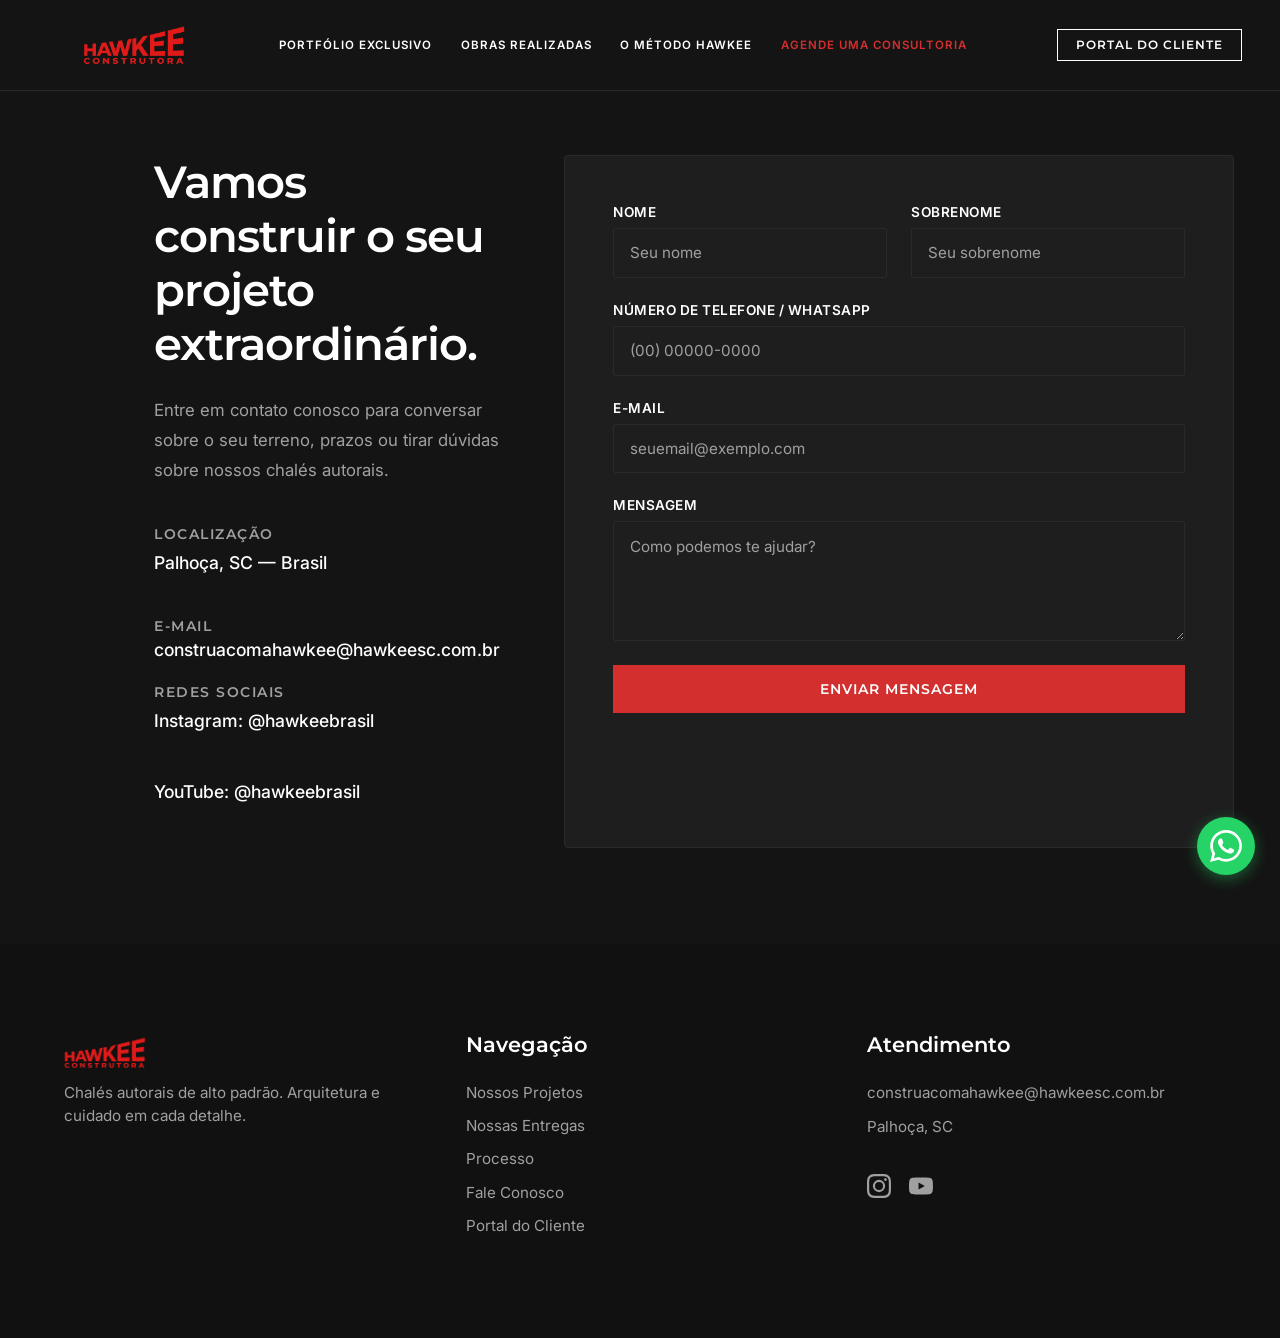
<file: contato.html>
<!DOCTYPE html>
<html lang="pt-BR">
<head>
    <meta charset="UTF-8">
    <link rel="icon" type="image/png" href="img/favicon.png">
    <meta name="viewport" content="width=device-width, initial-scale=1.0">
    <title>Contato e Orçamento | Hawkee Construtora em Palhoça</title>
    <style>
        @import url('https://fonts.googleapis.com/css2?family=Inter:wght@300;400;500;600&family=Montserrat:wght@400;600;700&display=swap');

        :root {
            color-scheme: dark;
            --brand-red: #D32F2F;
            --bg-color: #141414;
            --bg-surface: #1E1E1E;
            --bg-creme: #1E1E1E;
            --text-main: #FFFFFF;
            --text-light: #A0A0A0;
            --border-light: #2A2A2A;
            --accent-blue: #D32F2F;
        }

        * { margin: 0; padding: 0; box-sizing: border-box; }
        body { font-family: 'Inter', sans-serif; background-color: var(--bg-color); color: var(--text-main); overflow-x: hidden; }
        h1, h2, h3, h4 { font-family: 'Montserrat', sans-serif; font-weight: 600; }
        a { text-decoration: none; color: inherit; }

        /* --- CABEÇALHO PADRÃO EXATO DO INDEX --- */
        header { 
            background-color: #141414; 
            border-bottom: 1px solid var(--border-light); 
            position: sticky; 
            top: 0; 
            z-index: 100; 
            width: 100%; 
        }

        .header-inner { 
            max-width: 1350px; 
            margin: 0 auto; 
            display: flex; 
            justify-content: space-between; 
            align-items: center; 
            padding: 0 3%; 
            height: 90px; 
            width: 100%; 
            white-space: nowrap; /* Impede que os links quebrem de linha */
        }
        
        .logo-wrapper { 
            display: flex; 
            align-items: center; 
            text-decoration: none; 
        }
        
        .logo-img { 
            height: 150px; 
            width: auto; 
            object-fit: contain;
            /* Aplica o vermelho oficial da logo em substituição ao branco */
            filter: brightness(0) saturate(100%) invert(24%) sepia(85%) saturate(7499%) hue-rotate(354deg) brightness(91%) contrast(93%);

	position: relative;
            left: 20px;  /* Mude para negativo (ex: -10px) para ir para esquerda, ou positivo para direita */
            top: -7px;   /* Mude para negativo (ex: -5px) para subir, ou positivo para descer */
        }

        .nav-links { 
            display: flex; 
            align-items: center; 
            gap: 1.8rem; 
        }

        .nav-links a { 
            font-size: 0.72rem; 
            font-weight: 600; 
            text-transform: uppercase; 
            letter-spacing: 1px; 
            color: var(--text-main); 
            transition: color 0.3s ease; 
        }

        .nav-links a:hover { 
            color: var(--brand-red); 
        }
        
        .header-actions { 
            display: flex; 
            align-items: center; 
            gap: 1.2rem; 
        }

        .btn-portal { 
            font-family: 'Montserrat', sans-serif; 
            background-color: transparent; 
            border: 1px solid var(--text-main); 
            color: var(--text-main); 
            padding: 0.5rem 1.1rem; 
            font-size: 0.72rem; 
            font-weight: 600; 
            text-transform: uppercase; 
            letter-spacing: 1px; 
            transition: all 0.3s ease; 
        }

        .btn-portal:hover { 
            background-color: var(--brand-red); 
            border-color: var(--brand-red); 
            color: #FFFFFF; 
        }



        /* --- CONTEÚDO DE CONTATO --- */
        .contato-container { max-width: 1100px; margin: 4rem auto 6rem; padding: 0 5%; display: grid; grid-template-columns: 1fr 1.2fr; gap: 4rem; }
        .contato-info h1 { font-size: 2.8rem; margin-bottom: 1.5rem; letter-spacing: -1px; }
        .contato-info p { color: var(--text-light); font-size: 1.05rem; line-height: 1.8; margin-bottom: 2.5rem; }
        .info-item { margin-bottom: 1.5rem; }
        .info-item h4 { font-size: 0.85rem; text-transform: uppercase; letter-spacing: 1.5px; color: var(--text-light); margin-bottom: 0.3rem; }
        .info-item p, .info-item a { font-size: 1.1rem; font-weight: 500; color: var(--text-main); }

        .form-card { background-color: var(--bg-surface); padding: 3rem; border: 1px solid var(--border-light); border-radius: 4px; }
        .form-group-row { display: grid; grid-template-columns: 1fr 1fr; gap: 1.5rem; }
        .form-group { margin-bottom: 1.5rem; display: flex; flex-direction: column; }
        .form-group label { font-size: 0.85rem; font-weight: 600; margin-bottom: 0.5rem; text-transform: uppercase; letter-spacing: 0.5px; }
        .form-group input, .form-group textarea { padding: 0.9rem 1rem; border: 1px solid var(--border-light); background-color: var(--bg-surface); font-family: 'Inter', sans-serif; font-size: 0.95rem; border-radius: 2px; outline: none; transition: border-color 0.3s; }
        .form-group input:focus, .form-group textarea:focus { border-color: var(--brand-red); }
        .form-group textarea { resize: vertical; min-height: 120px; }
        .btn-submit { font-family: 'Montserrat', sans-serif; background-color: var(--brand-red); color: #FFFFFF; border: none; padding: 1rem 2rem; width: 100%; font-size: 0.85rem; font-weight: 600; text-transform: uppercase; letter-spacing: 1px; cursor: pointer; transition: background 0.3s; }
        .btn-submit:hover { background-color: #333333; }

        /* --- BOTÃO FLUTUANTE WHATSAPP --- */
        .wa-float-container {
            position: fixed;
            bottom: 25px;
            right: 25px;
            z-index: 9999;
            display: flex;
            flex-direction: column;
            align-items: flex-end;
        }

        .wa-menu {
            display: none;
            width: 320px;
            background-color: var(--bg-surface);
            border-radius: 12px;
            box-shadow: 0 12px 35px rgba(0,0,0,0.2);
            margin-bottom: 15px;
            overflow: hidden;
            border: 1px solid var(--border-light);
            animation: fadeIn 0.3s ease;
        }

        .wa-menu.active { display: block; }
        @keyframes fadeIn { from { opacity: 0; transform: translateY(10px); } to { opacity: 1; transform: translateY(0); } }

        .wa-menu-header {
            background-color: #111111; 
            padding: 2rem 1.5rem 1.5rem 1.5rem;
            text-align: center;
            border-bottom: 2px solid var(--accent-blue);
        }

        .wa-menu-header img { max-width: 140px; height: auto; margin-bottom: 1.2rem; }
        .wa-menu-header h4 { color: #FFFFFF; font-size: 0.95rem; font-family: 'Montserrat', sans-serif; font-weight: 600; line-height: 1.4; margin-bottom: 0.6rem; }
        .wa-menu-header p { color: #A0A0A0; font-size: 0.8rem; line-height: 1.5; font-family: 'Inter', sans-serif; }

        .wa-menu-body { padding: 1.5rem; display: flex; flex-direction: column; gap: 0.8rem; }
        .wa-btn {
            display: flex; align-items: center; justify-content: center; gap: 0.6rem;
            background-color: #25D366; color: #FFFFFF; padding: 0.85rem 1rem; border-radius: 6px;
            font-family: 'Montserrat', sans-serif; font-weight: 600; font-size: 0.85rem;
            transition: background-color 0.3s, transform 0.2s; text-decoration: none;
        }
        .wa-btn:hover { background-color: #1EBE5A; color: #FFFFFF; }
        .wa-btn svg { width: 18px; height: 18px; fill: currentColor; }

        .wa-trigger {
            width: 58px; height: 58px; background-color: #25D366; border-radius: 50%;
            display: flex; align-items: center; justify-content: center; cursor: pointer;
            box-shadow: 0 4px 15px rgba(37, 211, 102, 0.4); transition: transform 0.3s ease;
            border: none; outline: none;
        }
        .wa-trigger:hover { transform: scale(1.08); }
        .wa-trigger svg { width: 32px; height: 32px; fill: #FFFFFF; }

        /* --- RODAPÉ IDÊNTICO AO INDEX --- */
        footer { background-color: #111111; color: #FFFFFF; padding: 5.5rem 0; width: 100%; }
        
        .footer-inner { 
            max-width: 1320px; 
            margin: 0 auto; 
            padding: 0 5%; 
            display: grid; 
            grid-template-columns: repeat(auto-fit, minmax(250px, 1fr)); 
            gap: 3.3rem; 
            align-items: flex-start; 
        }
        
        .footer-col { display: flex; flex-direction: column; justify-content: flex-start; }

        .footer-logo {
            height: 120px;
            width: auto;
            object-fit: contain;
            filter: brightness(0) saturate(100%) invert(24%) sepia(85%) saturate(7499%) hue-rotate(354deg) brightness(91%) contrast(93%);
            align-self: flex-start;
            
            position: relative;
            left: -20px;       
            top: -45px;      
            margin-bottom: -70px; 
        }

        .footer-col p { color: #A0A0A0; font-size: 0.95rem; margin-bottom: 0.9rem; line-height: 1.5; }
        .footer-col h4 { font-family: 'Montserrat', sans-serif; font-size: 1.3rem; margin-bottom: 1.6rem; color: #FFFFFF; }
        .footer-col a { color: #A0A0A0; font-size: 0.95rem; margin-bottom: 0.9rem; display: block; transition: color 0.3s; }
        .footer-col a:hover { color: var(--brand-red); }
        .social-icons { display: flex; gap: 1.1rem; margin-top: 1.3rem; }
        .social-icons a svg { width: 24px; height: 24px; fill: #A0A0A0; transition: fill 0.3s; }
        .social-icons a:hover svg { fill: var(--brand-red); }

        @media (max-width: 900px) {
            .header-inner { flex-direction: column; gap: 1.5rem; text-align: center; height: auto; padding: 1.5rem 5%; }
            .nav-links { flex-wrap: wrap; justify-content: center; gap: 1rem; }
            .wa-float-container { bottom: 15px; right: 15px; }
        }

        @media (max-width: 768px) {
            .contato-container { grid-template-columns: 1fr; gap: 2rem; }
            .form-group-row { grid-template-columns: 1fr; }
            .form-card { padding: 1.5rem; }
        }
    
        /* Identidade visual da Home aplicada aos componentes desta página. */
        body { background-color: var(--bg-color); font-size: 1.1rem; }
        input, textarea, select { color: var(--text-main); }
        input::placeholder, textarea::placeholder { color: var(--text-light); opacity: 1; }
        .filtro-btn { color: var(--text-main); }
        .btn-orcamento { background: var(--brand-red); color: #FFFFFF; }
        .btn-login:hover, .btn-submit:hover, .btn-detalhes:hover, .btn-orcamento:hover { background: #B71C1C; }
        .nav-links a[aria-current="page"], .filter-years a.active-year { color: var(--brand-red); }
        .wa-menu { background: #1E1E1E; }
        a:focus-visible, button:focus-visible { outline: 2px solid var(--brand-red); outline-offset: 4px; }
        .form-group input:focus, .form-group textarea:focus { border-color: var(--brand-red); }
        @media (max-width: 1150px) {
            .header-inner { flex-direction: column; gap: 1.5rem; text-align: center; height: auto; padding: 1.5rem 5%; white-space: normal; }
            .nav-links { flex-wrap: wrap; justify-content: center; gap: 1rem; }
        }
        @media (max-width: 600px) {
            .logo-img { max-width: 100%; }
            .entregas-grid, .gallery-grid { grid-template-columns: minmax(0, 1fr); }
            .projeto-specs-resumo { flex-wrap: wrap; gap: 1rem; }
            .wa-menu { max-width: calc(100vw - 30px); }
            .card-header, .card-progress, .card-gallery { padding: 1.5rem; min-width: 0; }
            .user-menu { gap: 1rem; flex-wrap: wrap; justify-content: center; }
        }
</style>
    <meta name="description" content="Entre em contato com a Hawkee Construtora em Palhoça. Converse sobre sua casa de madeira ou chalé e solicite um orçamento para o seu terreno.">
    <link rel="canonical" href="https://hawkeesc.com.br/contato.html">
</head>
<body>

    <header>
        <div class="header-inner">
            <a href="index.html" class="logo-wrapper">
                <img src="img/Hawkee - Logomarca2.png" alt="Hawkee Construtora" class="logo-img">
            </a>
            <nav class="nav-links">
                <a href="projetos.html">Portfólio Exclusivo</a>
                <a href="entregas.html">Obras Realizadas</a>
                <a href="processo.html">O Método Hawkee</a>
                <a href="contato.html" aria-current="page">Agende uma Consultoria</a>
            </nav>
            <div class="header-actions">
                <a href="portal.html" class="btn-portal">Portal do Cliente</a>
            </div>
        </div>
    </header>

    <main class="contato-container">
        <div class="contato-info">
            <h1>Vamos construir o seu projeto extraordinário.</h1>
            <p>Entre em contato conosco para conversar sobre o seu terreno, prazos ou tirar dúvidas sobre nossos chalés autorais.</p>
            <div class="info-item"><h4>Localização</h4><p>Palhoça, SC — Brasil</p></div>
            <div class="info-item"><h4>E-mail</h4><a href="mailto:construacomahawkee@hawkeesc.com.br">construacomahawkee@hawkeesc.com.br</a></div>
            <div class="info-item"><h4>Redes Sociais</h4><p>Instagram: @hawkeebrasil</p><p>YouTube: @hawkeebrasil</p></div>
        </div>

        <div class="form-card">
            <form action="https://formsubmit.co/construacomahawkee@hawkeesc.com.br" method="POST">
                <input type="hidden" name="_subject" value="Novo Contato - Site Hawkee!">
                <input type="hidden" name="_captcha" value="false">
                <input type="hidden" name="_next" value="https://hawkeesc.com.br/contato.html">

                <div class="form-group-row">
                    <div class="form-group"><label for="nome">Nome</label><input type="text" id="nome" name="nome" placeholder="Seu nome" required></div>
                    <div class="form-group"><label for="sobrenome">Sobrenome</label><input type="text" id="sobrenome" name="sobrenome" placeholder="Seu sobrenome" required></div>
                </div>
                <div class="form-group"><label for="telefone">Número de Telefone / WhatsApp</label><input type="tel" id="telefone" name="telefone" placeholder="(00) 00000-0000" required></div>
                <div class="form-group"><label for="email">E-mail</label><input type="email" id="email" name="email" placeholder="seuemail@exemplo.com" required></div>
                <div class="form-group"><label for="mensagem">Mensagem</label><textarea id="mensagem" name="mensagem" placeholder="Como podemos te ajudar?" required></textarea></div>
                <button type="submit" class="btn-submit">Enviar Mensagem</button>
            </form>
        </div>
    </main>

    <footer>
        <div class="footer-inner">
            <div class="footer-col">
                <img src="img/Hawkee - Logomarca2.png" alt="Hawkee Construtora" class="footer-logo">
                <p>Chalés autorais de alto padrão. Arquitetura e cuidado em cada detalhe.</p>
            </div>
            <div class="footer-col">
                <h4>Navegação</h4>
                <a href="projetos.html">Nossos Projetos</a>
                <a href="entregas.html">Nossas Entregas</a>
                <a href="processo.html">Processo</a>
                <a href="contato.html">Fale Conosco</a>
                <a href="portal.html">Portal do Cliente</a>
            </div>
            <div class="footer-col">
                <h4>Atendimento</h4>
                <a href="mailto:construacomahawkee@hawkeesc.com.br">construacomahawkee@hawkeesc.com.br</a>
                <p>Palhoça, SC</p>
                <div class="social-icons">
                    <a href="https://www.instagram.com/hawkeebrasil/" target="_blank" title="Instagram"><svg viewBox="0 0 24 24"><path d="M12 2.163c3.204 0 3.584.012 4.85.07 3.252.148 4.771 1.691 4.919 4.919.058 1.265.069 1.645.069 4.849 0 3.205-.012 3.584-.069 4.849-.149 3.225-1.664 4.771-4.919 4.919-1.266.058-1.644.07-4.85.07-3.204 0-3.584-.012-4.849-.07-3.26-.149-4.771-1.699-4.919-4.92-.058-1.265-.07-1.644-.07-4.849 0-3.204.013-3.583.07-4.849.149-3.227 1.664-4.771 4.919-4.919 1.266-.057 1.645-.069 4.849-.069zM12 0C8.741 0 8.333.014 7.053.072 2.695.272.273 2.69.073 7.052.014 8.333 0 8.741 0 12c0 3.259.014 3.668.072 4.948.2 4.358 2.618 6.78 6.98 6.98C8.333 23.986 8.741 24 12 24c3.259 0 3.668-.014 4.948-.072 4.354-.2 6.782-2.618 6.979-6.98.059-1.28.073-1.689.073-4.948 0-3.259-.014-3.667-.072-4.947-.196-4.354-2.617-6.78-6.979-6.98C15.668.014 15.259 0 12 0zm0 5.838a6.162 6.162 0 100 12.324 6.162 6.162 0 000-12.324zM12 16a4 4 0 110-8 4 4 0 010 8zm6.406-11.845a1.44 1.44 0 100 2.881 1.44 1.44 0 000-2.881z"/></svg></a>
                    <a href="https://www.youtube.com/@hawkeebrasil" target="_blank" title="YouTube"><svg viewBox="0 0 24 24"><path d="M23.498 6.186a3.016 3.016 0 0 0-2.122-2.136C19.505 3.545 12 3.545 12 3.545s-7.505 0-9.377.505A3.017 3.017 0 0 0 .502 6.186C0 8.07 0 12 0 12s0 3.93.502 5.814a3.016 3.016 0 0 0 2.122 2.136c1.871.505 9.376.505 9.376.505s7.505 0 9.377-.505a3.015 3.015 0 0 0 2.122-2.136C24 15.93 24 12 24 12s0-3.93-.502-5.814zM9.545 15.568V8.432L15.818 12l-6.273 3.568z"/></svg></a>
                </div>
            </div>
        </div>
    </footer>

    <div class="wa-float-container">
        <div class="wa-menu" id="wa-menu">
            <div class="wa-menu-header">
                <img src="img/Hawkee - Logomarca [ Invisivel ].png" alt="Hawkee Construtora">
                <h4>Construção de chalés mistos em madeira e alvenaria!</h4>
                <p>A confiança que você precisa com a qualidade que você merece!</p>
            </div>
            <div class="wa-menu-body">
                <a href="https://wa.me/55048988520939" target="_blank" class="wa-btn">
                    <svg viewBox="0 0 24 24"><path d="M17.472 14.382c-.297-.149-1.758-.867-2.03-.967-.273-.099-.471-.148-.67.15-.197.297-.767.966-.94 1.164-.173.199-.347.223-.644.075-.297-.15-1.255-.463-2.39-1.475-.883-.788-1.48-1.761-1.653-2.059-.173-.297-.018-.458.13-.606.134-.133.298-.347.446-.52.149-.174.198-.298.298-.497.099-.198.05-.371-.025-.52-.075-.149-.669-1.612-.916-2.207-.242-.579-.487-.5-.669-.51a12.8 12.8 0 0 0-.57-.01c-.198 0-.52.074-.792.372-.272.297-1.04 1.016-1.04 2.479 0 1.462 1.065 2.875 1.213 3.074.149.198 2.096 3.2 5.077 4.487.709.306 1.262.489 1.694.625.712.227 1.36.195 1.871.118.571-.085 1.758-.719 2.006-1.413.248-.694.248-1.289.173-1.413-.074-.124-.272-.198-.57-.347m-5.421 7.403h-.004a9.87 9.87 0 0 1-5.031-1.378l-.361-.214-3.741.982.998-3.648-.235-.374a9.86 9.86 0 0 1-1.51-5.26c.001-5.45 4.436-9.884 9.888-9.884 2.64 0 5.122 1.03 6.988 2.898a9.825 9.825 0 0 1 2.893 6.994c-.003 5.45-4.437 9.884-9.885 9.884m8.413-18.297A11.815 11.815 0 0 0 12.05 0C5.495 0 .16 5.335.157 11.892c0 2.096.547 4.142 1.588 5.945L.057 24l6.305-1.654a11.882 11.882 0 0 0 5.683 1.448h.005c6.554 0 11.89-5.335 11.893-11.893a11.821 11.821 0 0 0-3.48-8.413Z"/></svg>
                    Vendedor Patrick (SC)
                </a>
                <a href="http://wa.me/55048988682569" target="_blank" class="wa-btn">
                    <svg viewBox="0 0 24 24"><path d="M17.472 14.382c-.297-.149-1.758-.867-2.03-.967-.273-.099-.471-.148-.67.15-.197.297-.767.966-.94 1.164-.173.199-.347.223-.644.075-.297-.15-1.255-.463-2.39-1.475-.883-.788-1.48-1.761-1.653-2.059-.173-.297-.018-.458.13-.606.134-.133.298-.347.446-.52.149-.174.198-.298.298-.497.099-.198.05-.371-.025-.52-.075-.149-.669-1.612-.916-2.207-.242-.579-.487-.5-.669-.51a12.8 12.8 0 0 0-.57-.01c-.198 0-.52.074-.792.372-.272.297-1.04 1.016-1.04 2.479 0 1.462 1.065 2.875 1.213 3.074.149.198 2.096 3.2 5.077 4.487.709.306 1.262.489 1.694.625.712.227 1.36.195 1.871.118.571-.085 1.758-.719 2.006-1.413.248-.694.248-1.289.173-1.413-.074-.124-.272-.198-.57-.347m-5.421 7.403h-.004a9.87 9.87 0 0 1-5.031-1.378l-.361-.214-3.741.982.998-3.648-.235-.374a9.86 9.86 0 0 1-1.51-5.26c.001-5.45 4.436-9.884 9.888-9.884 2.64 0 5.122 1.03 6.988 2.898a9.825 9.825 0 0 1 2.893 6.994c-.003 5.45-4.437 9.884-9.885 9.884m8.413-18.297A11.815 11.815 0 0 0 12.05 0C5.495 0 .16 5.335.157 11.892c0 2.096.547 4.142 1.588 5.945L.057 24l6.305-1.654a11.882 11.882 0 0 0 5.683 1.448h.005c6.554 0 11.89-5.335 11.893-11.893a11.821 11.821 0 0 0-3.48-8.413Z"/></svg>
                    Vendedor Vinícius (SC)
                </a>
            </div>
        </div>
        <button class="wa-trigger" onclick="toggleWaMenu()" aria-label="Abrir opções de WhatsApp">
            <svg viewBox="0 0 24 24"><path d="M17.472 14.382c-.297-.149-1.758-.867-2.03-.967-.273-.099-.471-.148-.67.15-.197.297-.767.966-.94 1.164-.173.199-.347.223-.644.075-.297-.15-1.255-.463-2.39-1.475-.883-.788-1.48-1.761-1.653-2.059-.173-.297-.018-.458.13-.606.134-.133.298-.347.446-.52.149-.174.198-.298.298-.497.099-.198.05-.371-.025-.52-.075-.149-.669-1.612-.916-2.207-.242-.579-.487-.5-.669-.51a12.8 12.8 0 0 0-.57-.01c-.198 0-.52.074-.792.372-.272.297-1.04 1.016-1.04 2.479 0 1.462 1.065 2.875 1.213 3.074.149.198 2.096 3.2 5.077 4.487.709.306 1.262.489 1.694.625.712.227 1.36.195 1.871.118.571-.085 1.758-.719 2.006-1.413.248-.694.248-1.289.173-1.413-.074-.124-.272-.198-.57-.347m-5.421 7.403h-.004a9.87 9.87 0 0 1-5.031-1.378l-.361-.214-3.741.982.998-3.648-.235-.374a9.86 9.86 0 0 1-1.51-5.26c.001-5.45 4.436-9.884 9.888-9.884 2.64 0 5.122 1.03 6.988 2.898a9.825 9.825 0 0 1 2.893 6.994c-.003 5.45-4.437 9.884-9.885 9.884m8.413-18.297A11.815 11.815 0 0 0 12.05 0C5.495 0 .16 5.335.157 11.892c0 2.096.547 4.142 1.588 5.945L.057 24l6.305-1.654a11.882 11.882 0 0 0 5.683 1.448h.005c6.554 0 11.89-5.335 11.893-11.893a11.821 11.821 0 0 0-3.48-8.413Z"/></svg>
        </button>
    </div>

    <script>
        function toggleWaMenu() {
            const menu = document.getElementById('wa-menu');
            menu.classList.toggle('active');
        }
    </script>
</body>
</html>
</file>
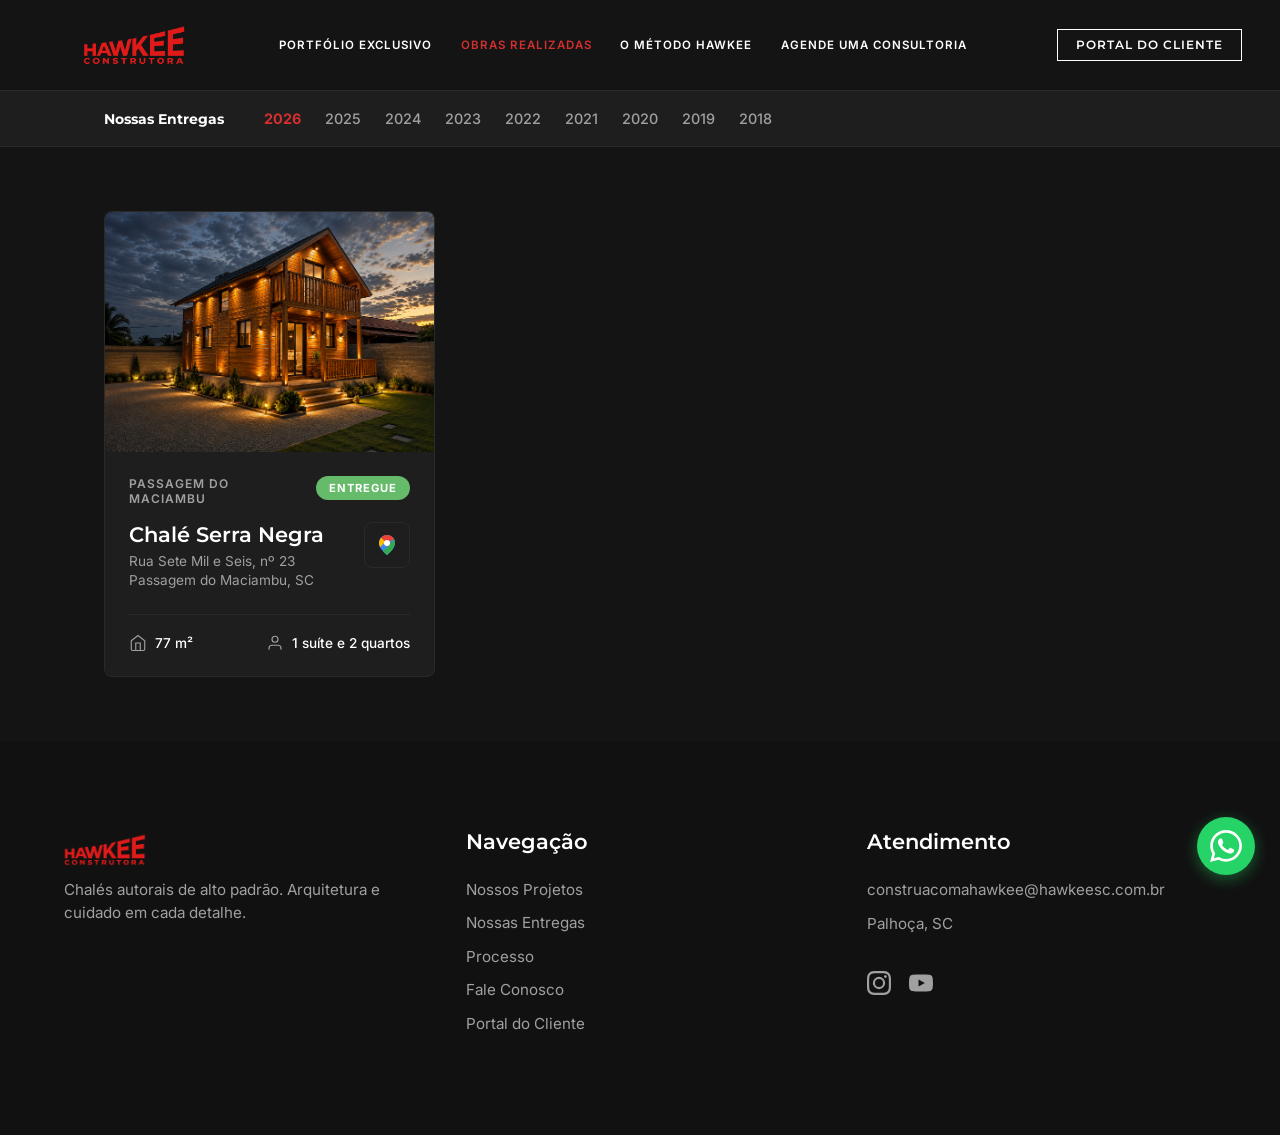
<file: entregas.html>
<!DOCTYPE html>
<html lang="pt-BR">
<head>
    <meta charset="UTF-8">
    <link rel="icon" type="image/png" href="img/favicon.png">
    <meta name="viewport" content="width=device-width, initial-scale=1.0">
    <title>Obras Realizadas | Hawkee Construtora em Santa Catarina</title>
    <style>
        @import url('https://fonts.googleapis.com/css2?family=Inter:wght@300;400;500;600&family=Montserrat:wght@400;600;700&display=swap');

        :root {
            color-scheme: dark;
            --brand-red: #D32F2F;
            --bg-color: #141414;
            --bg-surface: #1E1E1E;
            --text-main: #FFFFFF;
            --text-light: #A0A0A0;
            --border-light: #2A2A2A;
            --badge-green: #66BB6A;
            --accent-blue: #D32F2F;
        }

        * { margin: 0; padding: 0; box-sizing: border-box; }
        body { font-family: 'Inter', sans-serif; background-color: var(--bg-surface); color: var(--text-main); overflow-x: hidden; }
        h1, h2, h3, h4 { font-family: 'Montserrat', sans-serif; font-weight: 600; }
        a { text-decoration: none; color: inherit; }

        /* --- CABEÇALHO PADRÃO EXATO DO INDEX --- */
        header { 
            background-color: #141414; 
            border-bottom: 1px solid var(--border-light); 
            position: sticky; 
            top: 0; 
            z-index: 100; 
            width: 100%; 
        }

        .header-inner { 
            max-width: 1350px; 
            margin: 0 auto; 
            display: flex; 
            justify-content: space-between; 
            align-items: center; 
            padding: 0 3%; 
            height: 90px; 
            width: 100%; 
            white-space: nowrap; /* Impede que os links quebrem de linha */
        }
        
        .logo-wrapper { 
            display: flex; 
            align-items: center; 
            text-decoration: none; 
        }
        
        .logo-img { 
            height: 150px; 
            width: auto; 
            object-fit: contain;
            /* Aplica o vermelho oficial da logo em substituição ao branco */
            filter: brightness(0) saturate(100%) invert(24%) sepia(85%) saturate(7499%) hue-rotate(354deg) brightness(91%) contrast(93%);

	position: relative;
            left: 20px;  /* Mude para negativo (ex: -10px) para ir para esquerda, ou positivo para direita */
            top: -7px;   /* Mude para negativo (ex: -5px) para subir, ou positivo para descer */
        }

        .nav-links { 
            display: flex; 
            align-items: center; 
            gap: 1.8rem; 
        }

        .nav-links a { 
            font-size: 0.72rem; 
            font-weight: 600; 
            text-transform: uppercase; 
            letter-spacing: 1px; 
            color: var(--text-main); 
            transition: color 0.3s ease; 
        }

        .nav-links a:hover { 
            color: var(--brand-red); 
        }
        
        .header-actions { 
            display: flex; 
            align-items: center; 
            gap: 1.2rem; 
        }

        .btn-portal { 
            font-family: 'Montserrat', sans-serif; 
            background-color: transparent; 
            border: 1px solid var(--text-main); 
            color: var(--text-main); 
            padding: 0.5rem 1.1rem; 
            font-size: 0.72rem; 
            font-weight: 600; 
            text-transform: uppercase; 
            letter-spacing: 1px; 
            transition: all 0.3s ease; 
        }

        .btn-portal:hover { 
            background-color: var(--brand-red); 
            border-color: var(--brand-red); 
            color: #FFFFFF; 
        }



        .filter-wrapper { background-color: var(--bg-surface); border-bottom: 1px solid var(--border-light); width: 100%; }
        .filter-bar { max-width: 1200px; margin: 0 auto; padding: 1.2rem 5%; display: flex; align-items: center; overflow-x: auto; white-space: nowrap; -ms-overflow-style: none; scrollbar-width: none; }
        .filter-bar::-webkit-scrollbar { display: none; }
        .filter-title { font-family: 'Montserrat', sans-serif; font-size: 0.85rem; font-weight: 700; margin-right: 2.5rem; color: var(--text-main); }
        .filter-years { display: flex; gap: 1.5rem; }
        .filter-years a { font-size: 0.9rem; font-weight: 500; color: var(--text-light); transition: color 0.3s; }
        .filter-years a:hover { color: var(--text-main); }
        .filter-years a.active-year { color: var(--text-main); font-weight: 700; }

        .entregas-container { padding: 4rem 5%; max-width: 1200px; margin: 0 auto; }
        .entregas-grid { display: grid; grid-template-columns: repeat(auto-fill, minmax(320px, 1fr)); gap: 2.5rem; }
        .entrega-card { background-color: var(--bg-surface); border-radius: 8px; border: 1px solid var(--border-light); overflow: hidden; transition: box-shadow 0.3s ease; display: flex; flex-direction: column; }
        .entrega-card[hidden] { display: none; }
        .entrega-card:hover { box-shadow: 0 10px 30px rgba(0,0,0,0.06); }
        .entrega-img { height: 240px; background-size: cover; background-position: center; }
        .entrega-info { padding: 1.5rem; }
        .entrega-header-card { display: flex; justify-content: space-between; align-items: flex-start; margin-bottom: 1rem; }
        .entrega-status { background-color: var(--badge-green); color: #FFFFFF; font-size: 0.7rem; font-weight: 700; text-transform: uppercase; letter-spacing: 1px; padding: 0.3rem 0.8rem; border-radius: 20px; }
        .entrega-bairro { font-size: 0.75rem; text-transform: uppercase; letter-spacing: 1px; color: var(--text-light); font-weight: 600; }
        .entrega-info h3 { font-size: 1.3rem; margin-bottom: 0.3rem; }
        .entrega-endereco { font-size: 0.85rem; color: var(--text-light); margin-bottom: 1.5rem; line-height: 1.4; }
        .entrega-specs { display: flex; justify-content: space-between; border-top: 1px solid var(--border-light); padding-top: 1.2rem; }
        .spec-item { display: flex; align-items: center; gap: 0.5rem; font-size: 0.85rem; color: var(--text-main); font-weight: 500; }
        .spec-item svg { width: 18px; height: 18px; fill: none; stroke: var(--text-light); stroke-width: 1.5; }

        /* --- BOTÃO FLUTUANTE WHATSAPP --- */
        .wa-float-container {
            position: fixed;
            bottom: 25px;
            right: 25px;
            z-index: 9999;
            display: flex;
            flex-direction: column;
            align-items: flex-end;
        }

        .wa-menu {
            display: none;
            width: 320px;
            background-color: var(--bg-surface);
            border-radius: 12px;
            box-shadow: 0 12px 35px rgba(0,0,0,0.2);
            margin-bottom: 15px;
            overflow: hidden;
            border: 1px solid var(--border-light);
            animation: fadeIn 0.3s ease;
        }

        .wa-menu.active { display: block; }
        @keyframes fadeIn { from { opacity: 0; transform: translateY(10px); } to { opacity: 1; transform: translateY(0); } }

        .wa-menu-header { background-color: #111111; padding: 2rem 1.5rem 1.5rem 1.5rem; text-align: center; border-bottom: 2px solid var(--accent-blue); }
        .wa-menu-header img { max-width: 140px; height: auto; margin-bottom: 1.2rem; }
        .wa-menu-header h4 { color: #FFFFFF; font-size: 0.95rem; font-family: 'Montserrat', sans-serif; font-weight: 600; line-height: 1.4; margin-bottom: 0.6rem; }
        .wa-menu-header p { color: #A0A0A0; font-size: 0.8rem; line-height: 1.5; font-family: 'Inter', sans-serif; }

        .wa-menu-body { padding: 1.5rem; display: flex; flex-direction: column; gap: 0.8rem; }
        .wa-btn { display: flex; align-items: center; justify-content: center; gap: 0.6rem; background-color: #25D366; color: #FFFFFF; padding: 0.85rem 1rem; border-radius: 6px; font-family: 'Montserrat', sans-serif; font-weight: 600; font-size: 0.85rem; transition: background-color 0.3s, transform 0.2s; text-decoration: none; }
        .wa-btn:hover { background-color: #1EBE5A; color: #FFFFFF; }
        .wa-btn svg { width: 18px; height: 18px; fill: currentColor; }

        .wa-trigger { width: 58px; height: 58px; background-color: #25D366; border-radius: 50%; display: flex; align-items: center; justify-content: center; cursor: pointer; box-shadow: 0 4px 15px rgba(37, 211, 102, 0.4); transition: transform 0.3s ease; border: none; outline: none; }
        .wa-trigger:hover { transform: scale(1.08); }
        .wa-trigger svg { width: 32px; height: 32px; fill: #FFFFFF; }

        /* --- RODAPÉ IDÊNTICO AO INDEX --- */
        footer { background-color: #111111; color: #FFFFFF; padding: 5.5rem 0; width: 100%; }
        
        .footer-inner { 
            max-width: 1320px; 
            margin: 0 auto; 
            padding: 0 5%; 
            display: grid; 
            grid-template-columns: repeat(auto-fit, minmax(250px, 1fr)); 
            gap: 3.3rem; 
            align-items: flex-start; 
        }
        
        .footer-col { display: flex; flex-direction: column; justify-content: flex-start; }

        .footer-logo {
            height: 120px;
            width: auto;
            object-fit: contain;
            filter: brightness(0) saturate(100%) invert(24%) sepia(85%) saturate(7499%) hue-rotate(354deg) brightness(91%) contrast(93%);
            align-self: flex-start;
            
            position: relative;
            left: -20px;       
            top: -45px;      
            margin-bottom: -70px; 
        }

        .footer-col p { color: #A0A0A0; font-size: 0.95rem; margin-bottom: 0.9rem; line-height: 1.5; }
        .footer-col h4 { font-family: 'Montserrat', sans-serif; font-size: 1.3rem; margin-bottom: 1.6rem; color: #FFFFFF; }
        .footer-col a { color: #A0A0A0; font-size: 0.95rem; margin-bottom: 0.9rem; display: block; transition: color 0.3s; }
        .footer-col a:hover { color: var(--brand-red); }
        .social-icons { display: flex; gap: 1.1rem; margin-top: 1.3rem; }
        .social-icons a svg { width: 24px; height: 24px; fill: #A0A0A0; transition: fill 0.3s; }
        .social-icons a:hover svg { fill: var(--brand-red); }

        @media (max-width: 900px) {
            .header-inner { flex-direction: column; gap: 1.5rem; text-align: center; height: auto; padding: 1.5rem 5%; }
            .nav-links { flex-wrap: wrap; justify-content: center; gap: 1rem; }
            .wa-float-container { bottom: 15px; right: 15px; }
        }
    
        /* Identidade visual da Home aplicada aos componentes desta página. */
        body { background-color: var(--bg-color); font-size: 1.1rem; }
        input, textarea, select { color: var(--text-main); }
        input::placeholder, textarea::placeholder { color: var(--text-light); opacity: 1; }
        .filtro-btn { color: var(--text-main); }
        .btn-orcamento { background: var(--brand-red); color: #FFFFFF; }
        .btn-login:hover, .btn-submit:hover, .btn-detalhes:hover, .btn-orcamento:hover { background: #B71C1C; }
        .nav-links a[aria-current="page"], .filter-years a.active-year { color: var(--brand-red); }
        .wa-menu { background: #1E1E1E; }
        a:focus-visible, button:focus-visible { outline: 2px solid var(--brand-red); outline-offset: 4px; }
        .form-group input:focus, .form-group textarea:focus { border-color: var(--brand-red); }
        @media (max-width: 1150px) {
            .header-inner { flex-direction: column; gap: 1.5rem; text-align: center; height: auto; padding: 1.5rem 5%; white-space: normal; }
            .nav-links { flex-wrap: wrap; justify-content: center; gap: 1rem; }
        }
        @media (max-width: 600px) {
            .logo-img { max-width: 100%; }
            .entregas-grid, .gallery-grid { grid-template-columns: minmax(0, 1fr); }
            .projeto-specs-resumo { flex-wrap: wrap; gap: 1rem; }
            .wa-menu { max-width: calc(100vw - 30px); }
            .card-header, .card-progress, .card-gallery { padding: 1.5rem; min-width: 0; }
            .user-menu { gap: 1rem; flex-wrap: wrap; justify-content: center; }
        }

        .entrega-info:has(.obra-maps){display:grid;grid-template-columns:minmax(0,1fr) auto;column-gap:16px}
        .entrega-info:has(.obra-maps) .entrega-header-card{grid-column:1 / -1;gap:12px}
        .entrega-info:has(.obra-maps) h3{grid-column:1;grid-row:2;overflow-wrap:anywhere}
        .entrega-info:has(.obra-maps) .entrega-endereco{grid-column:1;grid-row:3;overflow-wrap:anywhere}
        .entrega-info:has(.obra-maps) .entrega-specs{grid-column:1 / -1}
        .obra-maps{grid-column:2;grid-row:2 / 4;justify-self:end;align-self:start;display:inline-flex;align-items:center;justify-content:center;width:46px;height:46px;padding:10px;margin:0 0 22px;border:1px solid var(--border-light);border-radius:8px;color:var(--text-main);font-family:inherit;font-size:14px;font-weight:600;line-height:1.4;text-decoration:none;transition:background .2s,border-color .2s}
        .obra-maps:hover{background:#ffffff0a;border-color:#858585}
        .obra-maps:focus-visible{outline:2px solid #4285f4;outline-offset:4px}
        .maps-icon{width:24px;height:24px;flex-shrink:0}
        @media(max-width:380px){.entregas-grid{grid-template-columns:minmax(0,1fr)}}
    </style>
    <meta name="description" content="Conheça as obras realizadas pela Hawkee Construtora e consulte as entregas por ano, incluindo o Chalé Serra Negra em Passagem do Maciambu, Palhoça.">
    <link rel="canonical" href="https://hawkeesc.com.br/entregas.html">
</head>
<body>

    <header>
        <div class="header-inner">
            <a href="index.html" class="logo-wrapper">
                <img src="img/Hawkee - Logomarca2.png" alt="Hawkee Construtora" class="logo-img">
            </a>
            <nav class="nav-links">
                <a href="projetos.html">Portfólio Exclusivo</a>
                <a href="entregas.html" aria-current="page">Obras Realizadas</a>
                <a href="processo.html">O Método Hawkee</a>
                <a href="contato.html">Agende uma Consultoria</a>
            </nav>
            <div class="header-actions">
                <a href="portal.html" class="btn-portal">Portal do Cliente</a>
            </div>
        </div>
    </header>

    <div class="filter-wrapper">
        <div class="filter-bar">
            <div class="filter-title">Nossas Entregas</div>
            <div class="filter-years">
                <a href="#entregas" data-ano="2026" class="active-year" aria-current="true">2026</a>
                <a href="#entregas" data-ano="2025">2025</a>
                <a href="#entregas" data-ano="2024">2024</a>
                <a href="#entregas" data-ano="2023">2023</a>
                <a href="#entregas" data-ano="2022">2022</a>
                <a href="#entregas" data-ano="2021">2021</a>
                <a href="#entregas" data-ano="2020">2020</a>
                <a href="#entregas" data-ano="2019">2019</a>
                <a href="#entregas" data-ano="2018">2018</a>
            </div>
        </div>
    </div>

    <main class="entregas-container" id="entregas">
        <div class="entregas-grid">
            <div class="entrega-card" data-ano="2026" data-maps-url="https://maps.app.goo.gl/51NGG96kB23t93jX8">
                <div class="entrega-img" style="background-image: url('img/serra-negra-capa.png');"></div>
                <div class="entrega-info">
                    <div class="entrega-header-card"><span class="entrega-bairro">Passagem do Maciambu</span><span class="entrega-status">ENTREGUE</span></div>
                    <h3>Chalé Serra Negra</h3>
                    <p class="entrega-endereco">Rua Sete Mil e Seis, nº 23<br>Passagem do Maciambu, SC</p>
                    <a class="obra-maps" href="https://maps.app.goo.gl/51NGG96kB23t93jX8" target="_blank" rel="noopener noreferrer" aria-label="Ver localização de Chalé Serra Negra no Google Maps (abre em nova aba)"><svg class="maps-icon" viewBox="0 0 24 24" aria-hidden="true" focusable="false"><path fill="#4285F4" d="M12 2a8 8 0 0 0-8 8c0 6 8 12 8 12s8-6 8-12a8 8 0 0 0-8-8Z"/><path fill="#34A853" d="M12 22s8-6 8-12a8 8 0 0 0-1-3.9L8 18.5c2 2.2 4 3.5 4 3.5Z"/><path fill="#FBBC04" d="m5 14.2 6-6-5-3.5A8 8 0 0 0 4 10c0 1.4.4 2.8 1 4.2Z"/><path fill="#EA4335" d="M6 4.7 12 10l7-3.9A8 8 0 0 0 6 4.7Z"/><circle cx="12" cy="10" r="3" fill="white"/></svg></a>
                    <div class="entrega-specs">
                        <div class="spec-item"><svg viewBox="0 0 24 24"><path d="M3 9l9-7 9 7v11a2 2 0 0 1-2 2H5a2 2 0 0 1-2-2z"></path><polyline points="9 22 9 12 15 12 15 22"></polyline></svg>77 m²</div>
                        <div class="spec-item"><svg viewBox="0 0 24 24"><path d="M20 21v-2a4 4 0 0 0-4-4H8a4 4 0 0 0-4 4v2"></path><circle cx="12" cy="7" r="4"></circle></svg>1 suíte e 2 quartos</div>
                    </div>
                </div>
            </div>

            <div class="entrega-card" data-ano="" hidden>
                <div class="entrega-img" style="background-image: url('https://images.unsplash.com/photo-1449844908441-8829872d2607?q=80&w=800');"></div>
                <div class="entrega-info">
                    <div class="entrega-header-card"><span class="entrega-bairro">Urubici</span><span class="entrega-status">ENTREGUE</span></div>
                    <h3>Refúgio de Inverno</h3>
                    <p class="entrega-endereco">Estrada Geral do Morro do Campestre<br>Urubici, SC</p>
                    <div class="entrega-specs">
                        <div class="spec-item"><svg viewBox="0 0 24 24"><path d="M3 9l9-7 9 7v11a2 2 0 0 1-2 2H5a2 2 0 0 1-2-2z"></path><polyline points="9 22 9 12 15 12 15 22"></polyline></svg>180m²</div>
                        <div class="spec-item"><svg viewBox="0 0 24 24"><path d="M20 21v-2a4 4 0 0 0-4-4H8a4 4 0 0 0-4 4v2"></path><circle cx="12" cy="7" r="4"></circle></svg>3 suítes</div>
                    </div>
                </div>
            </div>

            <div class="entrega-card" data-ano="" hidden>
                <div class="entrega-img" style="background-image: url('https://images.unsplash.com/photo-1518780664697-55e3ad937233?q=80&w=800');"></div>
                <div class="entrega-info">
                    <div class="entrega-header-card"><span class="entrega-bairro">Rancho Queimado</span><span class="entrega-status">ENTREGUE</span></div>
                    <h3>Chalé Vista Serrana</h3>
                    <p class="entrega-endereco">Condomínio Altos da Serra, Lote 15<br>Rancho Queimado, SC</p>
                    <div class="entrega-specs">
                        <div class="spec-item"><svg viewBox="0 0 24 24"><path d="M3 9l9-7 9 7v11a2 2 0 0 1-2 2H5a2 2 0 0 1-2-2z"></path><polyline points="9 22 9 12 15 12 15 22"></polyline></svg>120m²</div>
                        <div class="spec-item"><svg viewBox="0 0 24 24"><path d="M20 21v-2a4 4 0 0 0-4-4H8a4 4 0 0 0-4 4v2"></path><circle cx="12" cy="7" r="4"></circle></svg>2 suítes</div>
                    </div>
                </div>
            </div>
        </div>
        <p id="entregas-vazio" role="status" hidden>Nenhuma obra cadastrada para este ano.</p>
    </main>

    <footer>
        <div class="footer-inner">
            <div class="footer-col">
                <img src="img/Hawkee - Logomarca2.png" alt="Hawkee Construtora" class="footer-logo">
                <p>Chalés autorais de alto padrão. Arquitetura e cuidado em cada detalhe.</p>
            </div>
            <div class="footer-col">
                <h4>Navegação</h4>
                <a href="projetos.html">Nossos Projetos</a>
                <a href="entregas.html">Nossas Entregas</a>
                <a href="processo.html">Processo</a>
                <a href="contato.html">Fale Conosco</a>
                <a href="portal.html">Portal do Cliente</a>
            </div>
            <div class="footer-col">
                <h4>Atendimento</h4>
                <a href="mailto:construacomahawkee@hawkeesc.com.br">construacomahawkee@hawkeesc.com.br</a>
                <p>Palhoça, SC</p>
                <div class="social-icons">
                    <a href="https://www.instagram.com/hawkeebrasil/" target="_blank" title="Instagram"><svg viewBox="0 0 24 24"><path d="M12 2.163c3.204 0 3.584.012 4.85.07 3.252.148 4.771 1.691 4.919 4.919.058 1.265.069 1.645.069 4.849 0 3.205-.012 3.584-.069 4.849-.149 3.225-1.664 4.771-4.919 4.919-1.266.058-1.644.07-4.85.07-3.204 0-3.584-.012-4.849-.07-3.26-.149-4.771-1.699-4.919-4.92-.058-1.265-.07-1.644-.07-4.849 0-3.204.013-3.583.07-4.849.149-3.227 1.664-4.771 4.919-4.919 1.266-.057 1.645-.069 4.849-.069zM12 0C8.741 0 8.333.014 7.053.072 2.695.272.273 2.69.073 7.052.014 8.333 0 8.741 0 12c0 3.259.014 3.668.072 4.948.2 4.358 2.618 6.78 6.98 6.98C8.333 23.986 8.741 24 12 24c3.259 0 3.668-.014 4.948-.072 4.354-.2 6.782-2.618 6.979-6.98.059-1.28.073-1.689.073-4.948 0-3.259-.014-3.667-.072-4.947-.196-4.354-2.617-6.78-6.979-6.98C15.668.014 15.259 0 12 0zm0 5.838a6.162 6.162 0 100 12.324 6.162 6.162 0 000-12.324zM12 16a4 4 0 110-8 4 4 0 010 8zm6.406-11.845a1.44 1.44 0 100 2.881 1.44 1.44 0 000-2.881z"/></svg></a>
                    <a href="https://www.youtube.com/@hawkeebrasil" target="_blank" title="YouTube"><svg viewBox="0 0 24 24"><path d="M23.498 6.186a3.016 3.016 0 0 0-2.122-2.136C19.505 3.545 12 3.545 12 3.545s-7.505 0-9.377.505A3.017 3.017 0 0 0 .502 6.186C0 8.07 0 12 0 12s0 3.93.502 5.814a3.016 3.016 0 0 0 2.122 2.136c1.871.505 9.376.505 9.376.505s7.505 0 9.377-.505a3.015 3.015 0 0 0 2.122-2.136C24 15.93 24 12 24 12s0-3.93-.502-5.814zM9.545 15.568V8.432L15.818 12l-6.273 3.568z"/></svg></a>
                </div>
            </div>
        </div>
    </footer>

    <div class="wa-float-container">
        <div class="wa-menu" id="wa-menu">
            <div class="wa-menu-header">
                <img src="img/Hawkee - Logomarca [ Invisivel ].png" alt="Hawkee Construtora">
                <h4>Construção de chalés mistos em madeira e alvenaria!</h4>
                <p>A confiança que você precisa com a qualidade que você merece!</p>
            </div>
            <div class="wa-menu-body">
                <a href="https://wa.me/55048988520939" target="_blank" class="wa-btn"><svg viewBox="0 0 24 24"><path d="M17.472 14.382c-.297-.149-1.758-.867-2.03-.967-.273-.099-.471-.148-.67.15-.197.297-.767.966-.94 1.164-.173.199-.347.223-.644.075-.297-.15-1.255-.463-2.39-1.475-.883-.788-1.48-1.761-1.653-2.059-.173-.297-.018-.458.13-.606.134-.133.298-.347.446-.52.149-.174.198-.298.298-.497.099-.198.05-.371-.025-.52-.075-.149-.669-1.612-.916-2.207-.242-.579-.487-.5-.669-.51a12.8 12.8 0 0 0-.57-.01c-.198 0-.52.074-.792.372-.272.297-1.04 1.016-1.04 2.479 0 1.462 1.065 2.875 1.213 3.074.149.198 2.096 3.2 5.077 4.487.709.306 1.262.489 1.694.625.712.227 1.36.195 1.871.118.571-.085 1.758-.719 2.006-1.413.248-.694.248-1.289.173-1.413-.074-.124-.272-.198-.57-.347m-5.421 7.403h-.004a9.87 9.87 0 0 1-5.031-1.378l-.361-.214-3.741.982.998-3.648-.235-.374a9.86 9.86 0 0 1-1.51-5.26c.001-5.45 4.436-9.884 9.888-9.884 2.64 0 5.122 1.03 6.988 2.898a9.825 9.825 0 0 1 2.893 6.994c-.003 5.45-4.437 9.884-9.885 9.884m8.413-18.297A11.815 11.815 0 0 0 12.05 0C5.495 0 .16 5.335.157 11.892c0 2.096.547 4.142 1.588 5.945L.057 24l6.305-1.654a11.882 11.882 0 0 0 5.683 1.448h.005c6.554 0 11.89-5.335 11.893-11.893a11.821 11.821 0 0 0-3.48-8.413Z"/></svg>Vendedor Patrick (SC)</a>
                <a href="http://wa.me/55048988682569" target="_blank" class="wa-btn"><svg viewBox="0 0 24 24"><path d="M17.472 14.382c-.297-.149-1.758-.867-2.03-.967-.273-.099-.471-.148-.67.15-.197.297-.767.966-.94 1.164-.173.199-.347.223-.644.075-.297-.15-1.255-.463-2.39-1.475-.883-.788-1.48-1.761-1.653-2.059-.173-.297-.018-.458.13-.606.134-.133.298-.347.446-.52.149-.174.198-.298.298-.497.099-.198.05-.371-.025-.52-.075-.149-.669-1.612-.916-2.207-.242-.579-.487-.5-.669-.51a12.8 12.8 0 0 0-.57-.01c-.198 0-.52.074-.792.372-.272.297-1.04 1.016-1.04 2.479 0 1.462 1.065 2.875 1.213 3.074.149.198 2.096 3.2 5.077 4.487.709.306 1.262.489 1.694.625.712.227 1.36.195 1.871.118.571-.085 1.758-.719 2.006-1.413.248-.694.248-1.289.173-1.413-.074-.124-.272-.198-.57-.347m-5.421 7.403h-.004a9.87 9.87 0 0 1-5.031-1.378l-.361-.214-3.741.982.998-3.648-.235-.374a9.86 9.86 0 0 1-1.51-5.26c.001-5.45 4.436-9.884 9.888-9.884 2.64 0 5.122 1.03 6.988 2.898a9.825 9.825 0 0 1 2.893 6.994c-.003 5.45-4.437 9.884-9.885 9.884m8.413-18.297A11.815 11.815 0 0 0 12.05 0C5.495 0 .16 5.335.157 11.892c0 2.096.547 4.142 1.588 5.945L.057 24l6.305-1.654a11.882 11.882 0 0 0 5.683 1.448h.005c6.554 0 11.89-5.335 11.893-11.893a11.821 11.821 0 0 0-3.48-8.413Z"/></svg>Vendedor Vinícius (SC)</a>
            </div>
        </div>
        <button class="wa-trigger" onclick="toggleWaMenu()" aria-label="Abrir opções de WhatsApp">
            <svg viewBox="0 0 24 24"><path d="M17.472 14.382c-.297-.149-1.758-.867-2.03-.967-.273-.099-.471-.148-.67.15-.197.297-.767.966-.94 1.164-.173.199-.347.223-.644.075-.297-.15-1.255-.463-2.39-1.475-.883-.788-1.48-1.761-1.653-2.059-.173-.297-.018-.458.13-.606.134-.133.298-.347.446-.52.149-.174.198-.298.298-.497.099-.198.05-.371-.025-.52-.075-.149-.669-1.612-.916-2.207-.242-.579-.487-.5-.669-.51a12.8 12.8 0 0 0-.57-.01c-.198 0-.52.074-.792.372-.272.297-1.04 1.016-1.04 2.479 0 1.462 1.065 2.875 1.213 3.074.149.198 2.096 3.2 5.077 4.487.709.306 1.262.489 1.694.625.712.227 1.36.195 1.871.118.571-.085 1.758-.719 2.006-1.413.248-.694.248-1.289.173-1.413-.074-.124-.272-.198-.57-.347m-5.421 7.403h-.004a9.87 9.87 0 0 1-5.031-1.378l-.361-.214-3.741.982.998-3.648-.235-.374a9.86 9.86 0 0 1-1.51-5.26c.001-5.45 4.436-9.884 9.888-9.884 2.64 0 5.122 1.03 6.988 2.898a9.825 9.825 0 0 1 2.893 6.994c-.003 5.45-4.437 9.884-9.885 9.884m8.413-18.297A11.815 11.815 0 0 0 12.05 0C5.495 0 .16 5.335.157 11.892c0 2.096.547 4.142 1.588 5.945L.057 24l6.305-1.654a11.882 11.882 0 0 0 5.683 1.448h.005c6.554 0 11.89-5.335 11.893-11.893a11.821 11.821 0 0 0-3.48-8.413Z"/></svg>
        </button>
    </div>

    <script>
        function filtrarEntregas(ano) {
            const links = document.querySelectorAll('.filter-years a');
            links.forEach(link => {
                const ativo = link.dataset.ano === ano;
                link.classList.toggle('active-year', ativo);
                if (ativo) link.setAttribute('aria-current', 'true');
                else link.removeAttribute('aria-current');
            });
            let quantidade = 0;
            document.querySelectorAll('.entrega-card').forEach(card => {
                card.hidden = card.dataset.ano !== ano;
                if (!card.hidden) quantidade++;
            });
            document.getElementById('entregas-vazio').hidden = quantidade > 0;
        }
        document.querySelectorAll('.filter-years a').forEach(link => {
            link.addEventListener('click', event => {
                event.preventDefault();
                filtrarEntregas(link.dataset.ano);
            });
        });
        filtrarEntregas('2026');

        // Every published card gets a map link from its own address.
        // Optional data-maps-url on the card can hold an exact Google Maps pin.
        function adicionarMapasDasObras(){
            document.querySelectorAll('.entrega-card[data-ano]').forEach(card=>{
                if(!card.dataset.ano)return;
                const existing=card.querySelector('.obra-maps');
                const address=card.querySelector('.entrega-endereco');
                if(!address)return;
                const copy=address.cloneNode(true);copy.querySelectorAll('br').forEach(br=>br.replaceWith(', '));
                const query=copy.textContent.trim();if(!query)return;
                let href=existing?.href || 'https://www.google.com/maps/search/?api=1&query='+encodeURIComponent(query);
                if(card.dataset.mapsUrl){try{const u=new URL(card.dataset.mapsUrl);if(u.protocol==='https:'&&(['maps.app.goo.gl','maps.google.com','www.google.com','www.google.com.br'].includes(u.hostname)))href=u.href;}catch{}}
                const link=existing || document.createElement('a');link.className='obra-maps';link.href=href;link.target='_blank';link.rel='noopener noreferrer';
                link.setAttribute('aria-label','Ver localização de '+(card.querySelector('h3')?.textContent||'esta obra')+' no Google Maps (abre em nova aba)');
                link.innerHTML='<svg class="maps-icon" viewBox="0 0 24 24" aria-hidden="true" focusable="false"><path fill="#4285F4" d="M12 2a8 8 0 0 0-8 8c0 6 8 12 8 12s8-6 8-12a8 8 0 0 0-8-8Z"/><path fill="#34A853" d="M12 22s8-6 8-12a8 8 0 0 0-1-3.9L8 18.5c2 2.2 4 3.5 4 3.5Z"/><path fill="#FBBC04" d="m5 14.2 6-6-5-3.5A8 8 0 0 0 4 10c0 1.4.4 2.8 1 4.2Z"/><path fill="#EA4335" d="M6 4.7 12 10l7-3.9A8 8 0 0 0 6 4.7Z"/><circle cx="12" cy="10" r="3" fill="white"/></svg>';
                if(!existing)address.after(link);
            });
        }
        adicionarMapasDasObras();


        function toggleWaMenu() {
            const menu = document.getElementById('wa-menu');
            menu.classList.toggle('active');
        }
    </script>
</body>
</html>
</file>
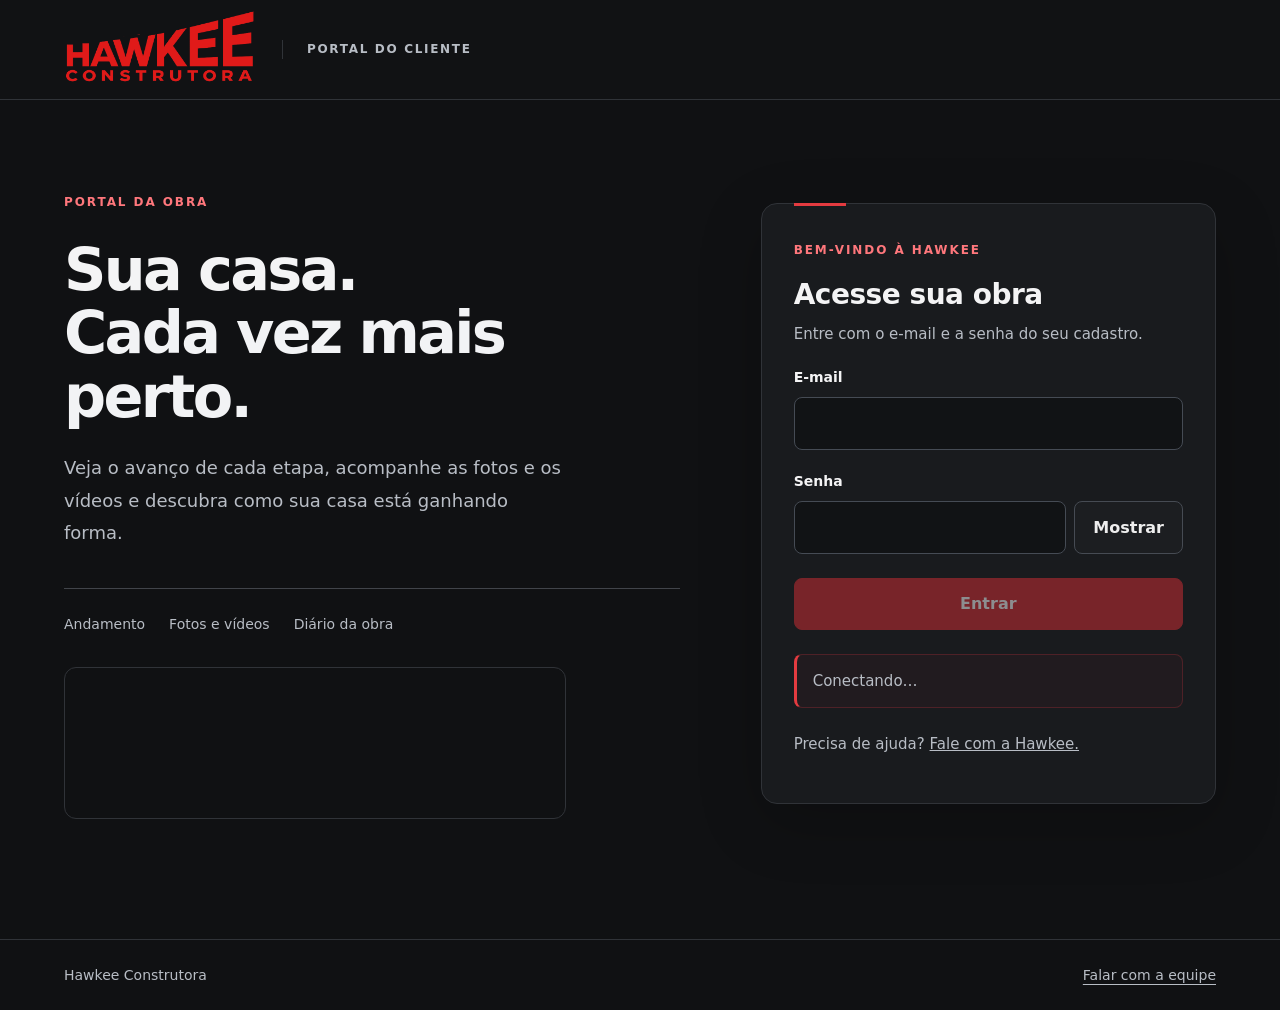
<file: painel.html>
<!doctype html><html lang="pt-BR"><head><meta charset="utf-8"><meta name="robots" content="noindex,nofollow"><meta http-equiv="refresh" content="0;url=/portal.html"><title>Portal Hawkee</title></head><body><a href="/portal.html">Acessar o Portal do Cliente</a></body></html>
</file>
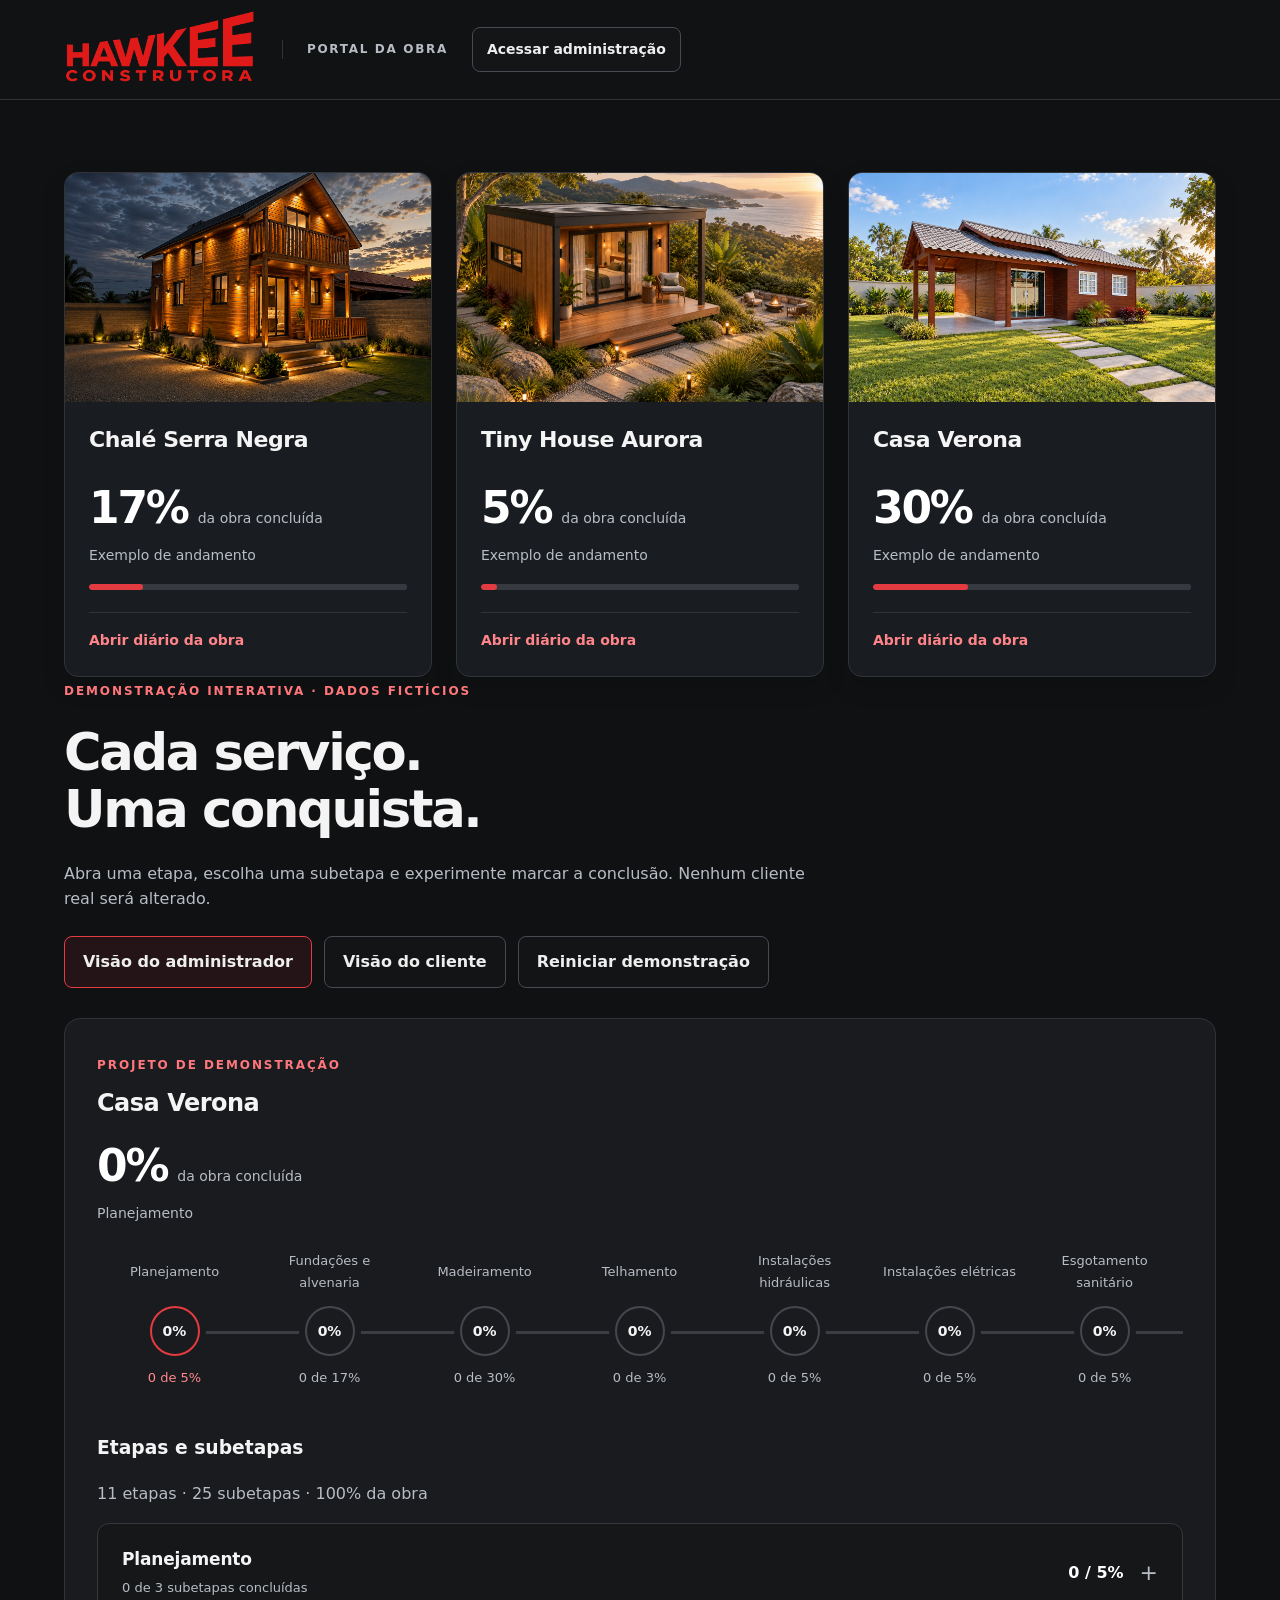
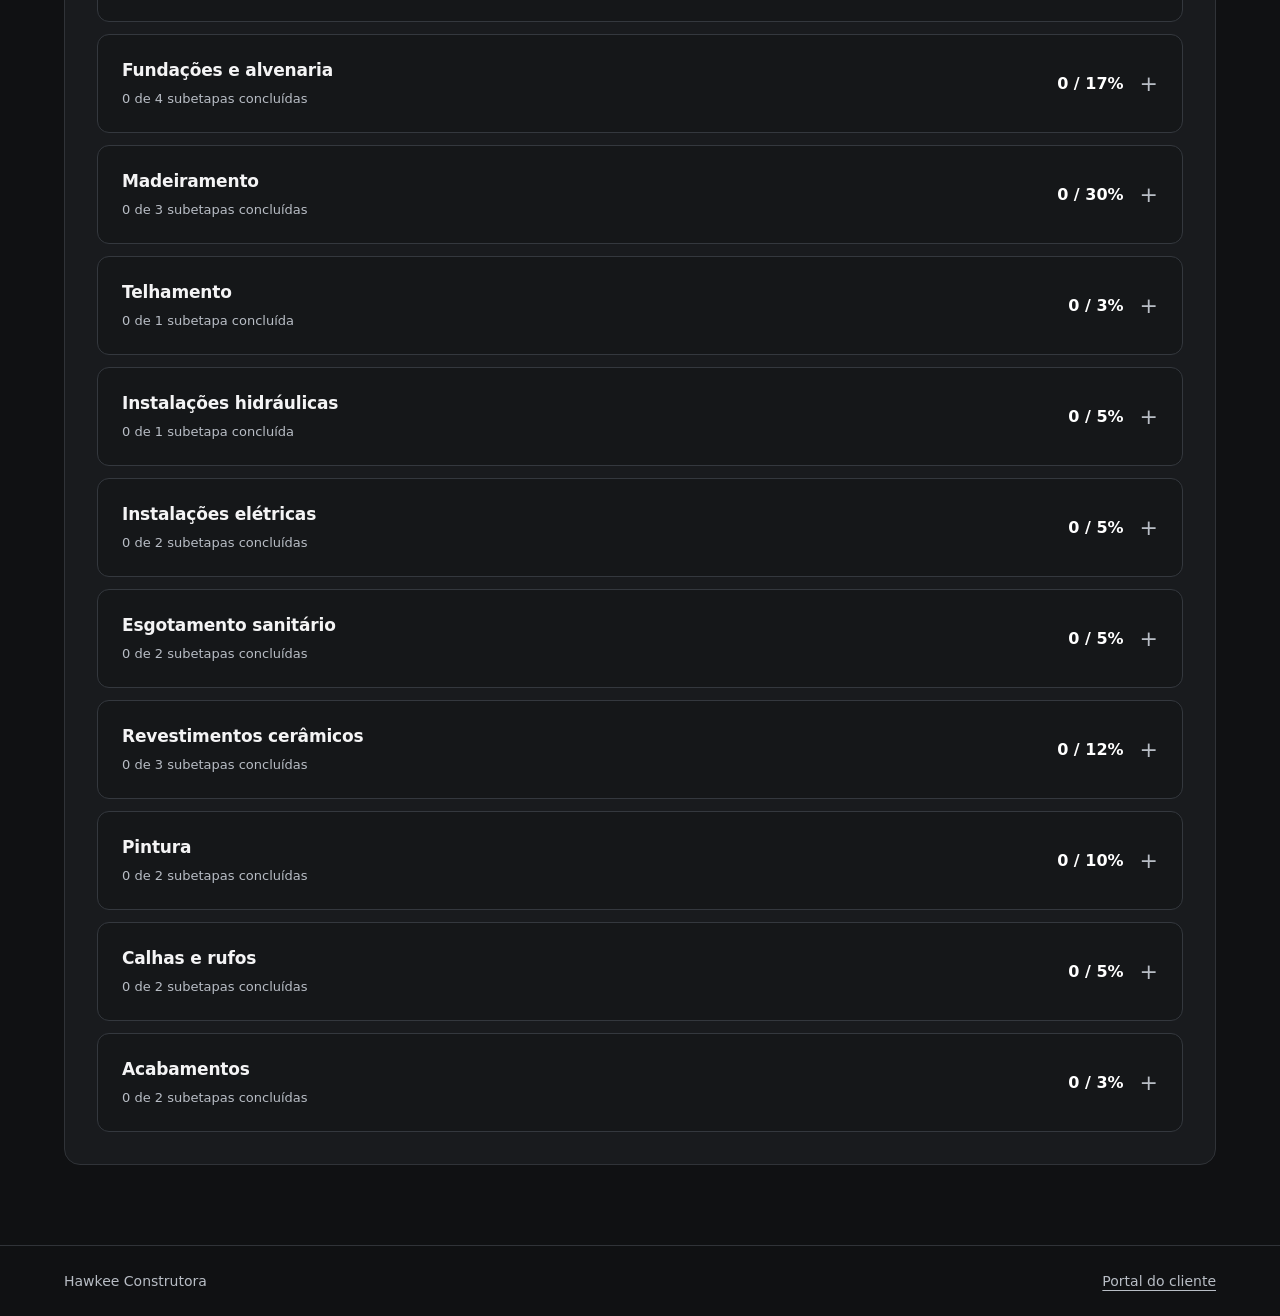
<file: portal-demonstracao.html>
<!doctype html><html lang="pt-BR"><head><meta charset="utf-8"><meta name="viewport" content="width=device-width,initial-scale=1"><meta name="robots" content="noindex,nofollow"><title>Etapas e subetapas | Hawkee</title><link rel="stylesheet" href="/portal-assets/admin.css"><link rel="stylesheet" href="/portal-assets/refined.css"></head><body><a class="skip-link" href="#main-content">Ir para o conteúdo</a><header class="topbar"><a class="brand" href="/index.html"><img src="/img/Hawkee%20-%20Logomarca2.png" alt="Hawkee Construtora"></a><span class="area-label">Portal da obra</span><a class="quiet" href="/admin/">Acessar administração</a></header><main id="main-content" tabindex="-1"><span class="eyebrow">Demonstração interativa · dados fictícios</span><h1>Cada serviço.<br>Uma conquista.</h1><p class="muted">Abra uma etapa, escolha uma subetapa e experimente marcar a conclusão. Nenhum cliente real será alterado.</p><div class="demo-controls"><button id="demo-admin" class="quiet" aria-pressed="true">Visão do administrador</button><button id="demo-client" class="quiet" aria-pressed="false">Visão do cliente</button><button id="demo-reset" class="quiet">Reiniciar demonstração</button></div><section class="panel"><span class="eyebrow">Projeto de demonstração</span><h2 style="margin-top:12px">Casa Verona</h2><div id="demo-progress"></div><p id="demo-message" class="notice" role="status" aria-live="polite"></p><h3>Etapas e subetapas</h3><p class="muted">11 etapas · 25 subetapas · 100% da obra</p><div id="demo-groups"></div></section></main><footer><span>Hawkee Construtora</span><a href="/portal.html">Portal do cliente</a></footer><script type="module" src="/portal-assets/demo.js"></script></body></html>
</file>
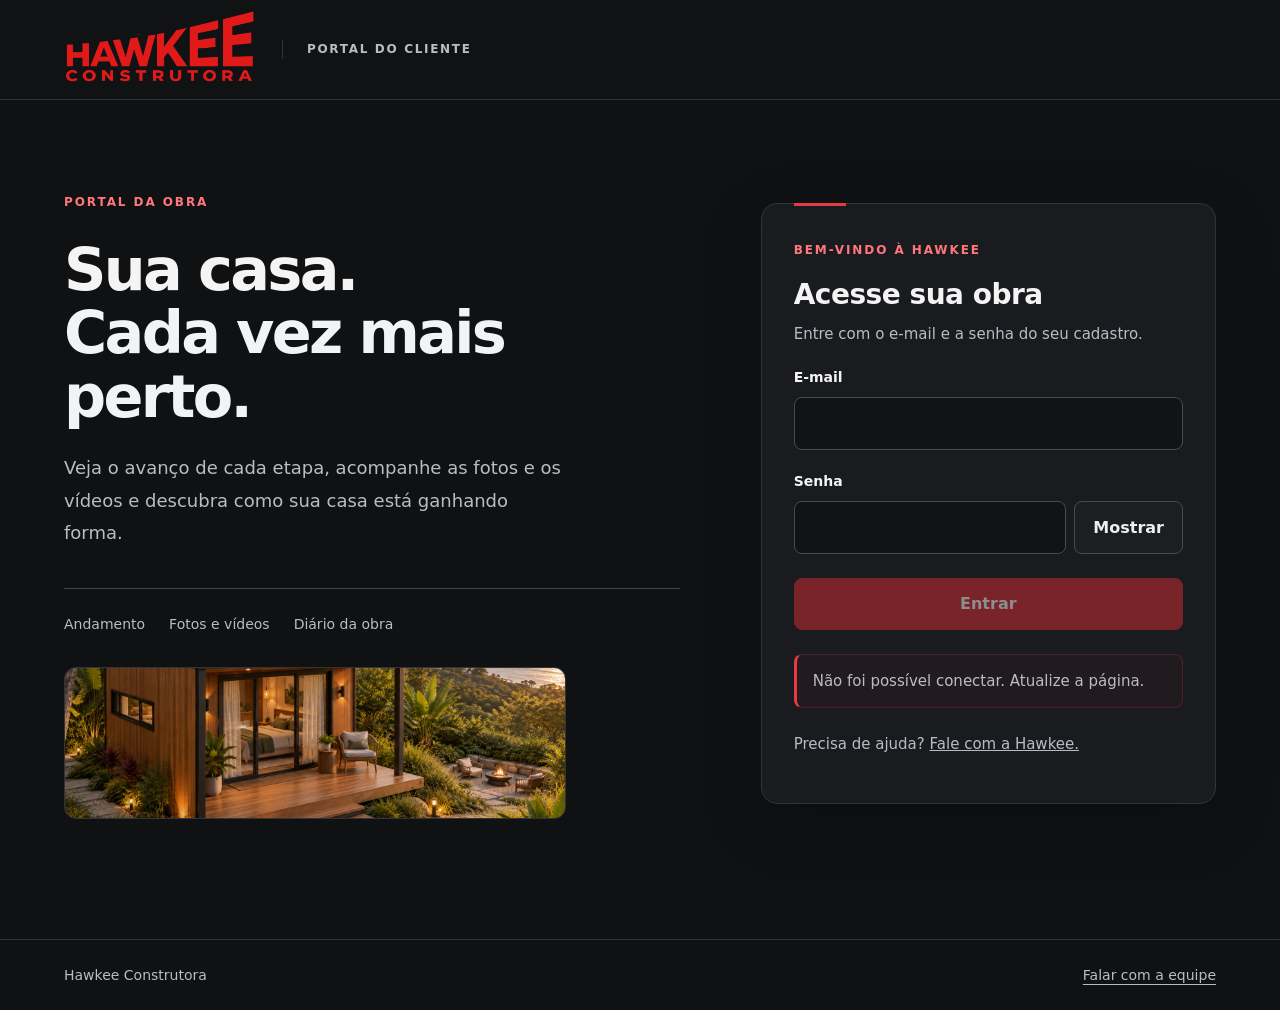
<file: portal.html>
<!doctype html><html lang="pt-BR"><head><meta charset="utf-8"><meta name="viewport" content="width=device-width,initial-scale=1"><meta name="robots" content="noindex,nofollow"><meta name="referrer" content="strict-origin-when-cross-origin"><title>Portal do Cliente | Hawkee Construtora</title><link rel="icon" href="/img/favicon.png"><link rel="stylesheet" href="/portal-assets/admin.css"><script type="module" src="/portal-assets/client.js"></script><link rel="stylesheet" href="/portal-assets/refined.css"></head><body><a class="skip-link" href="#main-content">Ir para o conteúdo</a><header class="topbar"><a class="brand" href="/index.html"><img src="/img/Hawkee%20-%20Logomarca2.png" alt="Hawkee Construtora"></a><span class="area-label">Portal do Cliente</span><button id="change-my-password" class="quiet" hidden>Trocar minha senha</button><button id="logout" class="quiet" hidden>Sair</button></header><main id="main-content" tabindex="-1"><section id="access" class="access"><div class="intro"><span class="eyebrow">Portal da obra</span><h1>Sua casa.<br><em>Cada vez mais perto.</em></h1><p>Veja o avanço de cada etapa, acompanhe as fotos e os vídeos e descubra como sua casa está ganhando forma.</p><div class="steps" aria-label="Recursos do portal"><span>Andamento</span><span>Fotos e vídeos</span><span>Diário da obra</span></div></div><div class="login-card"><span class="eyebrow">Bem-vindo à Hawkee</span><h2>Acesse sua obra</h2><p>Entre com o e-mail e a senha do seu cadastro.</p><form id="login"><label for="email">E-mail</label><input id="email" autocapitalize="none" spellcheck="false" type="email" required autocomplete="username"><label for="password">Senha</label><div class="password-line"><input id="password" type="password" required autocomplete="current-password"><button type="button" id="show-password" class="quiet">Mostrar</button></div><button id="login-button" class="primary" disabled>Entrar</button></form><p id="message" class="notice" role="status" aria-live="polite">Conectando…</p><p class="small">Precisa de ajuda? <a href="/contato.html" style="text-decoration:underline">Fale com a Hawkee.</a></p></div></section><section id="dashboard" hidden><div class="heading"><div><span class="eyebrow">Seu espaço na Hawkee</span><h1 id="greeting"></h1><p class="muted">Acompanhe as atualizações publicadas pela equipe Hawkee.</p></div><button id="reload" class="quiet">Atualizar</button></div><p id="dashboard-message" class="notice" role="status"></p><div id="projects" class="client-projects"></div><section id="project-workspace" class="panel" hidden tabindex="-1"><button type="button" class="quiet compact back-projects">Voltar aos projetos</button><span class="eyebrow">Diário da obra</span><h2 id="work-title"></h2><p id="work-details" class="muted"></p><div id="work-progress"></div><h3>Etapas e subetapas</h3><p class="muted">Abra uma etapa para acompanhar os serviços, fotos e vídeos.</p><div id="work-substeps"></div><h3 class="general-heading">Registros gerais da obra</h3><div id="updates"></div></section></section><section id="password-step" class="login-card" hidden style="max-width:580px;margin:20px auto"><span class="eyebrow">Seu acesso pessoal</span><h1 style="font-size:32px">Escolha sua nova senha</h1><p id="password-intro"></p><form id="password-form"><label for="current-password">Senha atual</label><input id="current-password" type="password" required autocomplete="current-password"><label for="new-password">Nova senha</label><input id="new-password" type="password" required minlength="12" maxlength="128" autocomplete="new-password"><label for="confirm-password">Repita a nova senha</label><input id="confirm-password" type="password" required minlength="12" maxlength="128" autocomplete="new-password"><p class="small">Use pelo menos 12 caracteres, com letras e números. Você entrará novamente após a troca.</p><button id="save-password" class="primary">Salvar nova senha</button><p id="password-message" class="notice" role="status"></p><button id="cancel-password" class="quiet" type="button" hidden>Cancelar</button></form></section></main><footer><span>Hawkee Construtora</span><a href="/contato.html">Falar com a equipe</a></footer><script type="module" src="/portal-assets/refined.js"></script><noscript>Ative o JavaScript para acessar o portal.</noscript></body></html>
</file>
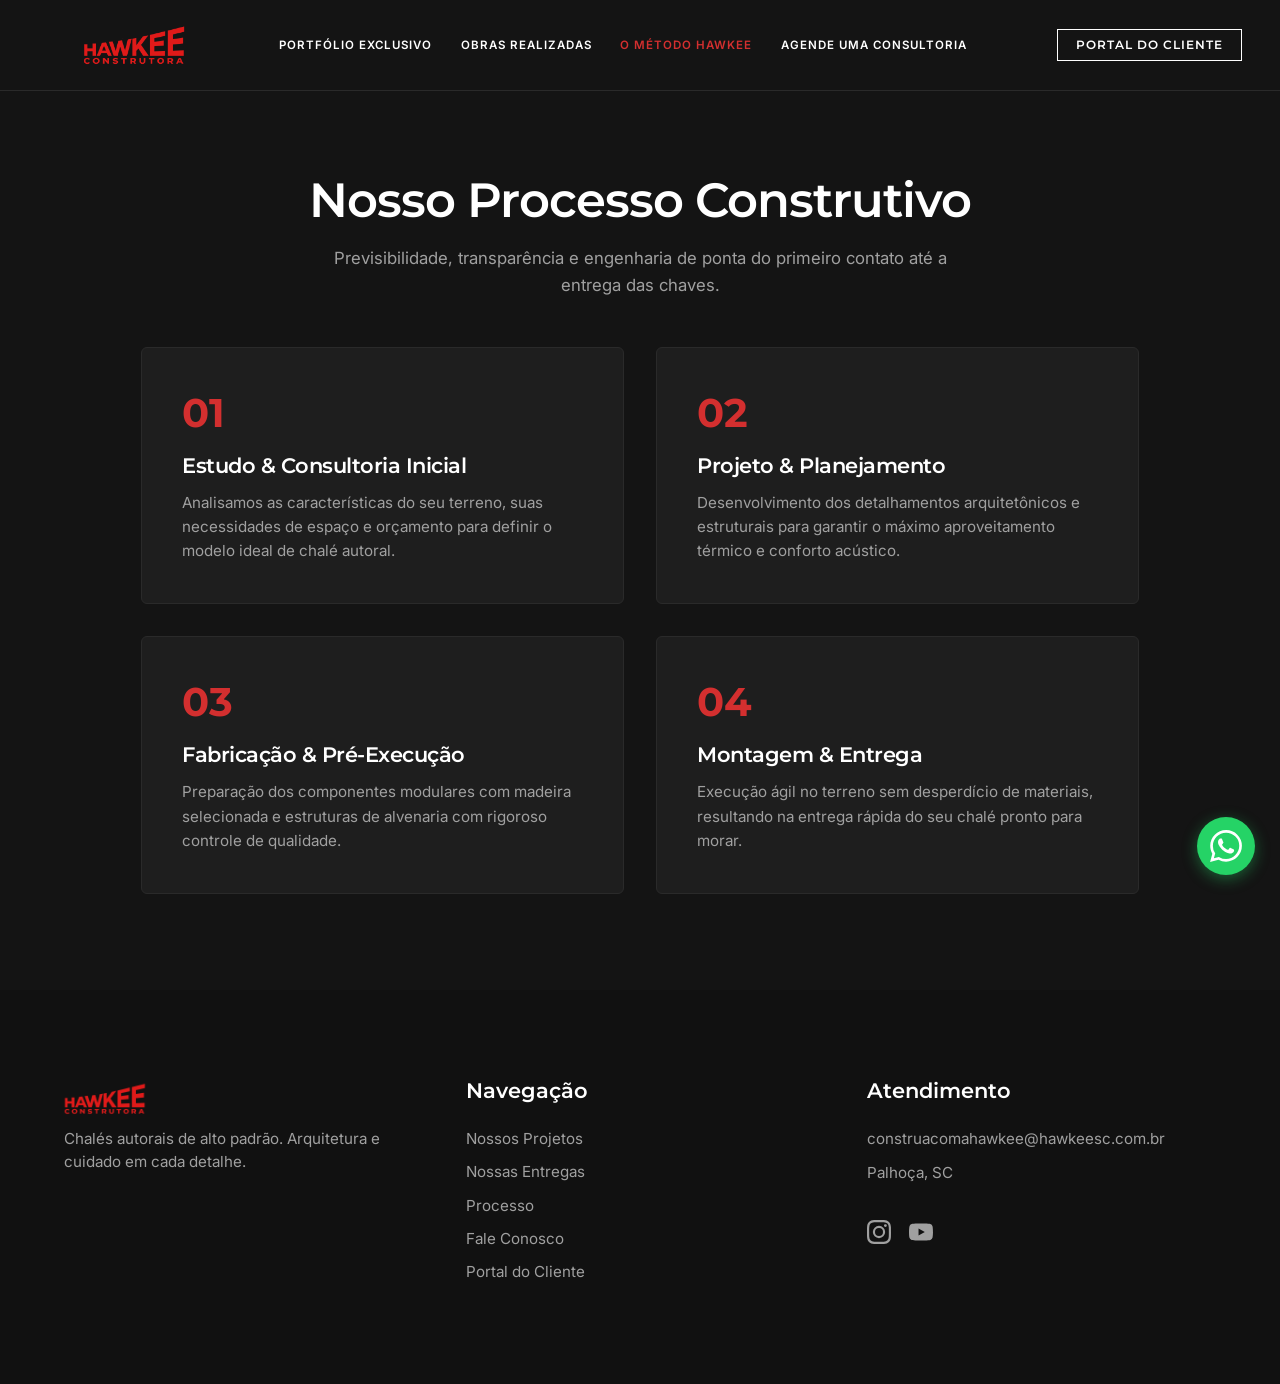
<file: processo.html>
<!DOCTYPE html>
<html lang="pt-BR">
<head>
    <meta charset="UTF-8">
    <link rel="icon" type="image/png" href="img/favicon.png">
    <meta name="viewport" content="width=device-width, initial-scale=1.0">
    <title>Método Hawkee | Etapas da Construção</title>
    <style>
        @import url('https://fonts.googleapis.com/css2?family=Inter:wght@300;400;500;600&family=Montserrat:wght@400;600;700&display=swap');

        :root {
            color-scheme: dark;
            --brand-red: #D32F2F;
            --bg-color: #141414;
            --bg-surface: #1E1E1E;
            --bg-creme: #1E1E1E;
            --text-main: #FFFFFF;
            --text-light: #A0A0A0;
            --border-light: #2A2A2A;
            --accent-blue: #D32F2F;
        }

        * { margin: 0; padding: 0; box-sizing: border-box; }
        body { font-family: 'Inter', sans-serif; background-color: var(--bg-color); color: var(--text-main); overflow-x: hidden; }
        h1, h2, h3, h4 { font-family: 'Montserrat', sans-serif; font-weight: 600; }
        a { text-decoration: none; color: inherit; }

        /* --- CABEÇALHO PADRÃO EXATO DO INDEX --- */
        header { 
            background-color: #141414; 
            border-bottom: 1px solid var(--border-light); 
            position: sticky; 
            top: 0; 
            z-index: 100; 
            width: 100%; 
        }

        .header-inner { 
            max-width: 1350px; 
            margin: 0 auto; 
            display: flex; 
            justify-content: space-between; 
            align-items: center; 
            padding: 0 3%; 
            height: 90px; 
            width: 100%; 
            white-space: nowrap; /* Impede que os links quebrem de linha */
        }
        
        .logo-wrapper { 
            display: flex; 
            align-items: center; 
            text-decoration: none; 
        }
        
        .logo-img { 
            height: 150px; 
            width: auto; 
            object-fit: contain;
            /* Aplica o vermelho oficial da logo em substituição ao branco */
            filter: brightness(0) saturate(100%) invert(24%) sepia(85%) saturate(7499%) hue-rotate(354deg) brightness(91%) contrast(93%);

	position: relative;
            left: 20px;  /* Mude para negativo (ex: -10px) para ir para esquerda, ou positivo para direita */
            top: -7px;   /* Mude para negativo (ex: -5px) para subir, ou positivo para descer */
        }

        .nav-links { 
            display: flex; 
            align-items: center; 
            gap: 1.8rem; 
        }

        .nav-links a { 
            font-size: 0.72rem; 
            font-weight: 600; 
            text-transform: uppercase; 
            letter-spacing: 1px; 
            color: var(--text-main); 
            transition: color 0.3s ease; 
        }

        .nav-links a:hover { 
            color: var(--brand-red); 
        }
        
        .header-actions { 
            display: flex; 
            align-items: center; 
            gap: 1.2rem; 
        }

        .btn-portal { 
            font-family: 'Montserrat', sans-serif; 
            background-color: transparent; 
            border: 1px solid var(--text-main); 
            color: var(--text-main); 
            padding: 0.5rem 1.1rem; 
            font-size: 0.72rem; 
            font-weight: 600; 
            text-transform: uppercase; 
            letter-spacing: 1px; 
            transition: all 0.3s ease; 
        }

        .btn-portal:hover { 
            background-color: var(--brand-red); 
            border-color: var(--brand-red); 
            color: #FFFFFF; 
        }



        /* --- CABEÇALHO DA PÁGINA --- */
        .page-header { text-align: center; padding: 5rem 5% 3rem 5%; max-width: 800px; margin: 0 auto; }
        .page-header h1 { font-size: 3rem; letter-spacing: -1px; margin-bottom: 1rem; }
        .page-header p { color: var(--text-light); font-size: 1.05rem; line-height: 1.6; }

        /* --- ETAPAS DO PROCESSO --- */
        .processo-container { max-width: 1100px; margin: 0 auto 6rem auto; padding: 0 4%; }
        .etapas-grid { display: grid; grid-template-columns: repeat(2, 1fr); gap: 2rem; }
        .etapa-card { background: var(--bg-surface); padding: 2.5rem; border: 1px solid var(--border-light); border-radius: 6px; }
        .etapa-num { font-family: 'Montserrat', sans-serif; font-size: 2.5rem; font-weight: 700; color: var(--accent-blue); margin-bottom: 1rem; }
        .etapa-card h3 { font-size: 1.3rem; margin-bottom: 0.8rem; letter-spacing: -0.5px; }
        .etapa-card p { color: var(--text-light); font-size: 0.95rem; line-height: 1.6; }

        /* --- BOTÃO FLUTUANTE WHATSAPP --- */
        .wa-float-container {
            position: fixed;
            bottom: 25px;
            right: 25px;
            z-index: 9999;
            display: flex;
            flex-direction: column;
            align-items: flex-end;
        }

        .wa-menu {
            display: none;
            width: 320px;
            background-color: var(--bg-surface);
            border-radius: 12px;
            box-shadow: 0 12px 35px rgba(0,0,0,0.2);
            margin-bottom: 15px;
            overflow: hidden;
            border: 1px solid var(--border-light);
            animation: fadeIn 0.3s ease;
        }

        .wa-menu.active { display: block; }
        @keyframes fadeIn { from { opacity: 0; transform: translateY(10px); } to { opacity: 1; transform: translateY(0); } }

        .wa-menu-header {
            background-color: #111111; 
            padding: 2rem 1.5rem 1.5rem 1.5rem;
            text-align: center;
            border-bottom: 2px solid var(--accent-blue);
        }

        .wa-menu-header img { max-width: 140px; height: auto; margin-bottom: 1.2rem; }
        .wa-menu-header h4 { color: #FFFFFF; font-size: 0.95rem; font-family: 'Montserrat', sans-serif; font-weight: 600; line-height: 1.4; margin-bottom: 0.6rem; }
        .wa-menu-header p { color: #A0A0A0; font-size: 0.8rem; line-height: 1.5; font-family: 'Inter', sans-serif; }

        .wa-menu-body { padding: 1.5rem; display: flex; flex-direction: column; gap: 0.8rem; }
        .wa-btn {
            display: flex; align-items: center; justify-content: center; gap: 0.6rem;
            background-color: #25D366; color: #FFFFFF; padding: 0.85rem 1rem; border-radius: 6px;
            font-family: 'Montserrat', sans-serif; font-weight: 600; font-size: 0.85rem;
            transition: background-color 0.3s, transform 0.2s; text-decoration: none;
        }
        .wa-btn:hover { background-color: #1EBE5A; color: #FFFFFF; }
        .wa-btn svg { width: 18px; height: 18px; fill: currentColor; }

        .wa-trigger {
            width: 58px; height: 58px; background-color: #25D366; border-radius: 50%;
            display: flex; align-items: center; justify-content: center; cursor: pointer;
            box-shadow: 0 4px 15px rgba(37, 211, 102, 0.4); transition: transform 0.3s ease;
            border: none; outline: none;
        }
        .wa-trigger:hover { transform: scale(1.08); }
        .wa-trigger svg { width: 32px; height: 32px; fill: #FFFFFF; }

        /* --- RODAPÉ IDÊNTICO AO INDEX --- */
        footer { background-color: #111111; color: #FFFFFF; padding: 5.5rem 0; width: 100%; }
        
        .footer-inner { 
            max-width: 1320px; 
            margin: 0 auto; 
            padding: 0 5%; 
            display: grid; 
            grid-template-columns: repeat(auto-fit, minmax(250px, 1fr)); 
            gap: 3.3rem; 
            align-items: flex-start; 
        }
        
        .footer-col { display: flex; flex-direction: column; justify-content: flex-start; }

        .footer-logo {
            height: 120px;
            width: auto;
            object-fit: contain;
            filter: brightness(0) saturate(100%) invert(24%) sepia(85%) saturate(7499%) hue-rotate(354deg) brightness(91%) contrast(93%);
            align-self: flex-start;
            
            position: relative;
            left: -20px;       
            top: -45px;      
            margin-bottom: -70px; 
        }

        .footer-col p { color: #A0A0A0; font-size: 0.95rem; margin-bottom: 0.9rem; line-height: 1.5; }
        .footer-col h4 { font-family: 'Montserrat', sans-serif; font-size: 1.3rem; margin-bottom: 1.6rem; color: #FFFFFF; }
        .footer-col a { color: #A0A0A0; font-size: 0.95rem; margin-bottom: 0.9rem; display: block; transition: color 0.3s; }
        .footer-col a:hover { color: var(--brand-red); }
        .social-icons { display: flex; gap: 1.1rem; margin-top: 1.3rem; }
        .social-icons a svg { width: 24px; height: 24px; fill: #A0A0A0; transition: fill 0.3s; }
        .social-icons a:hover svg { fill: var(--brand-red); }

        @media (max-width: 900px) {
            .header-inner { flex-direction: column; gap: 1.5rem; text-align: center; height: auto; padding: 1.5rem 5%; }
            .nav-links { flex-wrap: wrap; justify-content: center; gap: 1rem; }
        }

        @media (max-width: 768px) {
            .page-header h1 { font-size: 2.2rem; }
            .etapas-grid { grid-template-columns: 1fr; }
            .wa-float-container { bottom: 15px; right: 15px; }
        }
    
        /* Identidade visual da Home aplicada aos componentes desta página. */
        body { background-color: var(--bg-color); font-size: 1.1rem; }
        input, textarea, select { color: var(--text-main); }
        input::placeholder, textarea::placeholder { color: var(--text-light); opacity: 1; }
        .filtro-btn { color: var(--text-main); }
        .btn-orcamento { background: var(--brand-red); color: #FFFFFF; }
        .btn-login:hover, .btn-submit:hover, .btn-detalhes:hover, .btn-orcamento:hover { background: #B71C1C; }
        .nav-links a[aria-current="page"], .filter-years a.active-year { color: var(--brand-red); }
        .wa-menu { background: #1E1E1E; }
        a:focus-visible, button:focus-visible { outline: 2px solid var(--brand-red); outline-offset: 4px; }
        .form-group input:focus, .form-group textarea:focus { border-color: var(--brand-red); }
        @media (max-width: 1150px) {
            .header-inner { flex-direction: column; gap: 1.5rem; text-align: center; height: auto; padding: 1.5rem 5%; white-space: normal; }
            .nav-links { flex-wrap: wrap; justify-content: center; gap: 1rem; }
        }
        @media (max-width: 600px) {
            .logo-img { max-width: 100%; }
            .entregas-grid, .gallery-grid { grid-template-columns: minmax(0, 1fr); }
            .projeto-specs-resumo { flex-wrap: wrap; gap: 1rem; }
            .wa-menu { max-width: calc(100vw - 30px); }
            .card-header, .card-progress, .card-gallery { padding: 1.5rem; min-width: 0; }
            .user-menu { gap: 1rem; flex-wrap: wrap; justify-content: center; }
        }
</style>
    <meta name="description" content="Conheça o método de trabalho da Hawkee Construtora e as etapas para planejar e construir sua casa ou chalé. Converse com nossa equipe sobre seu projeto.">
    <link rel="canonical" href="https://hawkeesc.com.br/processo.html">
</head>
<body>

    <header>
        <div class="header-inner">
            <a href="index.html" class="logo-wrapper">
                <img src="img/Hawkee - Logomarca2.png" alt="Hawkee Construtora" class="logo-img">
            </a>
            <nav class="nav-links">
                <a href="projetos.html">Portfólio Exclusivo</a>
                <a href="entregas.html">Obras Realizadas</a>
                <a href="processo.html" aria-current="page">O Método Hawkee</a>
                <a href="contato.html">Agende uma Consultoria</a>
            </nav>
            <div class="header-actions">
                <a href="portal.html" class="btn-portal">Portal do Cliente</a>
            </div>
        </div>
    </header>

    <div class="page-header">
        <h1>Nosso Processo Construtivo</h1>
        <p>Previsibilidade, transparência e engenharia de ponta do primeiro contato até a entrega das chaves.</p>
    </div>

    <div class="processo-container">
        <div class="etapas-grid">
            <div class="etapa-card">
                <div class="etapa-num">01</div>
                <h3>Estudo & Consultoria Inicial</h3>
                <p>Analisamos as características do seu terreno, suas necessidades de espaço e orçamento para definir o modelo ideal de chalé autoral.</p>
            </div>
            <div class="etapa-card">
                <div class="etapa-num">02</div>
                <h3>Projeto & Planejamento</h3>
                <p>Desenvolvimento dos detalhamentos arquitetônicos e estruturais para garantir o máximo aproveitamento térmico e conforto acústico.</p>
            </div>
            <div class="etapa-card">
                <div class="etapa-num">03</div>
                <h3>Fabricação & Pré-Execução</h3>
                <p>Preparação dos componentes modulares com madeira selecionada e estruturas de alvenaria com rigoroso controle de qualidade.</p>
            </div>
            <div class="etapa-card">
                <div class="etapa-num">04</div>
                <h3>Montagem & Entrega</h3>
                <p>Execução ágil no terreno sem desperdício de materiais, resultando na entrega rápida do seu chalé pronto para morar.</p>
            </div>
        </div>
    </div>

    <footer>
        <div class="footer-inner">
            <div class="footer-col">
                <img src="img/Hawkee - Logomarca2.png" alt="Hawkee Construtora" class="footer-logo">
                <p>Chalés autorais de alto padrão. Arquitetura e cuidado em cada detalhe.</p>
            </div>
            <div class="footer-col">
                <h4>Navegação</h4>
                <a href="projetos.html">Nossos Projetos</a>
                <a href="entregas.html">Nossas Entregas</a>
                <a href="processo.html">Processo</a>
                <a href="contato.html">Fale Conosco</a>
                <a href="portal.html">Portal do Cliente</a>
            </div>
            <div class="footer-col">
                <h4>Atendimento</h4>
                <a href="mailto:construacomahawkee@hawkeesc.com.br">construacomahawkee@hawkeesc.com.br</a>
                <p>Palhoça, SC</p>
                <div class="social-icons">
                    <a href="https://www.instagram.com/hawkeebrasil/" target="_blank" title="Instagram"><svg viewBox="0 0 24 24"><path d="M12 2.163c3.204 0 3.584.012 4.85.07 3.252.148 4.771 1.691 4.919 4.919.058 1.265.069 1.645.069 4.849 0 3.205-.012 3.584-.069 4.849-.149 3.225-1.664 4.771-4.919 4.919-1.266.058-1.644.07-4.85.07-3.204 0-3.584-.012-4.849-.07-3.26-.149-4.771-1.699-4.919-4.92-.058-1.265-.07-1.644-.07-4.849 0-3.204.013-3.583.07-4.849.149-3.227 1.664-4.771 4.919-4.919 1.266-.057 1.645-.069 4.849-.069zM12 0C8.741 0 8.333.014 7.053.072 2.695.272.273 2.69.073 7.052.014 8.333 0 8.741 0 12c0 3.259.014 3.668.072 4.948.2 4.358 2.618 6.78 6.98 6.98C8.333 23.986 8.741 24 12 24c3.259 0 3.668-.014 4.948-.072 4.354-.2 6.782-2.618 6.979-6.98.059-1.28.073-1.689.073-4.948 0-3.259-.014-3.667-.072-4.947-.196-4.354-2.617-6.78-6.979-6.98C15.668.014 15.259 0 12 0zm0 5.838a6.162 6.162 0 100 12.324 6.162 6.162 0 000-12.324zM12 16a4 4 0 110-8 4 4 0 010 8zm6.406-11.845a1.44 1.44 0 100 2.881 1.44 1.44 0 000-2.881z"/></svg></a>
                    <a href="https://www.youtube.com/@hawkeebrasil" target="_blank" title="YouTube"><svg viewBox="0 0 24 24"><path d="M23.498 6.186a3.016 3.016 0 0 0-2.122-2.136C19.505 3.545 12 3.545 12 3.545s-7.505 0-9.377.505A3.017 3.017 0 0 0 .502 6.186C0 8.07 0 12 0 12s0 3.93.502 5.814a3.016 3.016 0 0 0 2.122 2.136c1.871.505 9.376.505 9.376.505s7.505 0 9.377-.505a3.015 3.015 0 0 0 2.122-2.136C24 15.93 24 12 24 12s0-3.93-.502-5.814zM9.545 15.568V8.432L15.818 12l-6.273 3.568z"/></svg></a>
                </div>
            </div>
        </div>
    </footer>

    <div class="wa-float-container">
        <div class="wa-menu" id="wa-menu">
            <div class="wa-menu-header">
                <img src="img/Hawkee - Logomarca [ Invisivel ].png" alt="Hawkee Construtora">
                <h4>Construção de chalés mistos em madeira e alvenaria!</h4>
                <p>A confiança que você precisa com a qualidade que você merece!</p>
            </div>
            <div class="wa-menu-body">
                <a href="https://wa.me/55048988520939" target="_blank" class="wa-btn">
                    <svg viewBox="0 0 24 24"><path d="M17.472 14.382c-.297-.149-1.758-.867-2.03-.967-.273-.099-.471-.148-.67.15-.197.297-.767.966-.94 1.164-.173.199-.347.223-.644.075-.297-.15-1.255-.463-2.39-1.475-.883-.788-1.48-1.761-1.653-2.059-.173-.297-.018-.458.13-.606.134-.133.298-.347.446-.52.149-.174.198-.298.298-.497.099-.198.05-.371-.025-.52-.075-.149-.669-1.612-.916-2.207-.242-.579-.487-.5-.669-.51a12.8 12.8 0 0 0-.57-.01c-.198 0-.52.074-.792.372-.272.297-1.04 1.016-1.04 2.479 0 1.462 1.065 2.875 1.213 3.074.149.198 2.096 3.2 5.077 4.487.709.306 1.262.489 1.694.625.712.227 1.36.195 1.871.118.571-.085 1.758-.719 2.006-1.413.248-.694.248-1.289.173-1.413-.074-.124-.272-.198-.57-.347m-5.421 7.403h-.004a9.87 9.87 0 0 1-5.031-1.378l-.361-.214-3.741.982.998-3.648-.235-.374a9.86 9.86 0 0 1-1.51-5.26c.001-5.45 4.436-9.884 9.888-9.884 2.64 0 5.122 1.03 6.988 2.898a9.825 9.825 0 0 1 2.893 6.994c-.003 5.45-4.437 9.884-9.885 9.884m8.413-18.297A11.815 11.815 0 0 0 12.05 0C5.495 0 .16 5.335.157 11.892c0 2.096.547 4.142 1.588 5.945L.057 24l6.305-1.654a11.882 11.882 0 0 0 5.683 1.448h.005c6.554 0 11.89-5.335 11.893-11.893a11.821 11.821 0 0 0-3.48-8.413Z"/></svg>
                    Vendedor Patrick (SC)
                </a>
                <a href="http://wa.me/55048988682569" target="_blank" class="wa-btn">
                    <svg viewBox="0 0 24 24"><path d="M17.472 14.382c-.297-.149-1.758-.867-2.03-.967-.273-.099-.471-.148-.67.15-.197.297-.767.966-.94 1.164-.173.199-.347.223-.644.075-.297-.15-1.255-.463-2.39-1.475-.883-.788-1.48-1.761-1.653-2.059-.173-.297-.018-.458.13-.606.134-.133.298-.347.446-.52.149-.174.198-.298.298-.497.099-.198.05-.371-.025-.52-.075-.149-.669-1.612-.916-2.207-.242-.579-.487-.5-.669-.51a12.8 12.8 0 0 0-.57-.01c-.198 0-.52.074-.792.372-.272.297-1.04 1.016-1.04 2.479 0 1.462 1.065 2.875 1.213 3.074.149.198 2.096 3.2 5.077 4.487.709.306 1.262.489 1.694.625.712.227 1.36.195 1.871.118.571-.085 1.758-.719 2.006-1.413.248-.694.248-1.289.173-1.413-.074-.124-.272-.198-.57-.347m-5.421 7.403h-.004a9.87 9.87 0 0 1-5.031-1.378l-.361-.214-3.741.982.998-3.648-.235-.374a9.86 9.86 0 0 1-1.51-5.26c.001-5.45 4.436-9.884 9.888-9.884 2.64 0 5.122 1.03 6.988 2.898a9.825 9.825 0 0 1 2.893 6.994c-.003 5.45-4.437 9.884-9.885 9.884m8.413-18.297A11.815 11.815 0 0 0 12.05 0C5.495 0 .16 5.335.157 11.892c0 2.096.547 4.142 1.588 5.945L.057 24l6.305-1.654a11.882 11.882 0 0 0 5.683 1.448h.005c6.554 0 11.89-5.335 11.893-11.893a11.821 11.821 0 0 0-3.48-8.413Z"/></svg>
                    Vendedor Vinícius (SC)
                </a>
            </div>
        </div>
        <button class="wa-trigger" onclick="toggleWaMenu()" aria-label="Abrir opções de WhatsApp">
            <svg viewBox="0 0 24 24"><path d="M17.472 14.382c-.297-.149-1.758-.867-2.03-.967-.273-.099-.471-.148-.67.15-.197.297-.767.966-.94 1.164-.173.199-.347.223-.644.075-.297-.15-1.255-.463-2.39-1.475-.883-.788-1.48-1.761-1.653-2.059-.173-.297-.018-.458.13-.606.134-.133.298-.347.446-.52.149-.174.198-.298.298-.497.099-.198.05-.371-.025-.52-.075-.149-.669-1.612-.916-2.207-.242-.579-.487-.5-.669-.51a12.8 12.8 0 0 0-.57-.01c-.198 0-.52.074-.792.372-.272.297-1.04 1.016-1.04 2.479 0 1.462 1.065 2.875 1.213 3.074.149.198 2.096 3.2 5.077 4.487.709.306 1.262.489 1.694.625.712.227 1.36.195 1.871.118.571-.085 1.758-.719 2.006-1.413.248-.694.248-1.289.173-1.413-.074-.124-.272-.198-.57-.347m-5.421 7.403h-.004a9.87 9.87 0 0 1-5.031-1.378l-.361-.214-3.741.982.998-3.648-.235-.374a9.86 9.86 0 0 1-1.51-5.26c.001-5.45 4.436-9.884 9.888-9.884 2.64 0 5.122 1.03 6.988 2.898a9.825 9.825 0 0 1 2.893 6.994c-.003 5.45-4.437 9.884-9.885 9.884m8.413-18.297A11.815 11.815 0 0 0 12.05 0C5.495 0 .16 5.335.157 11.892c0 2.096.547 4.142 1.588 5.945L.057 24l6.305-1.654a11.882 11.882 0 0 0 5.683 1.448h.005c6.554 0 11.89-5.335 11.893-11.893a11.821 11.821 0 0 0-3.48-8.413Z"/></svg>
        </button>
    </div>

    <script>
        function toggleWaMenu() {
            const menu = document.getElementById('wa-menu');
            menu.classList.toggle('active');
        }
    </script>
</body>
</html>
</file>
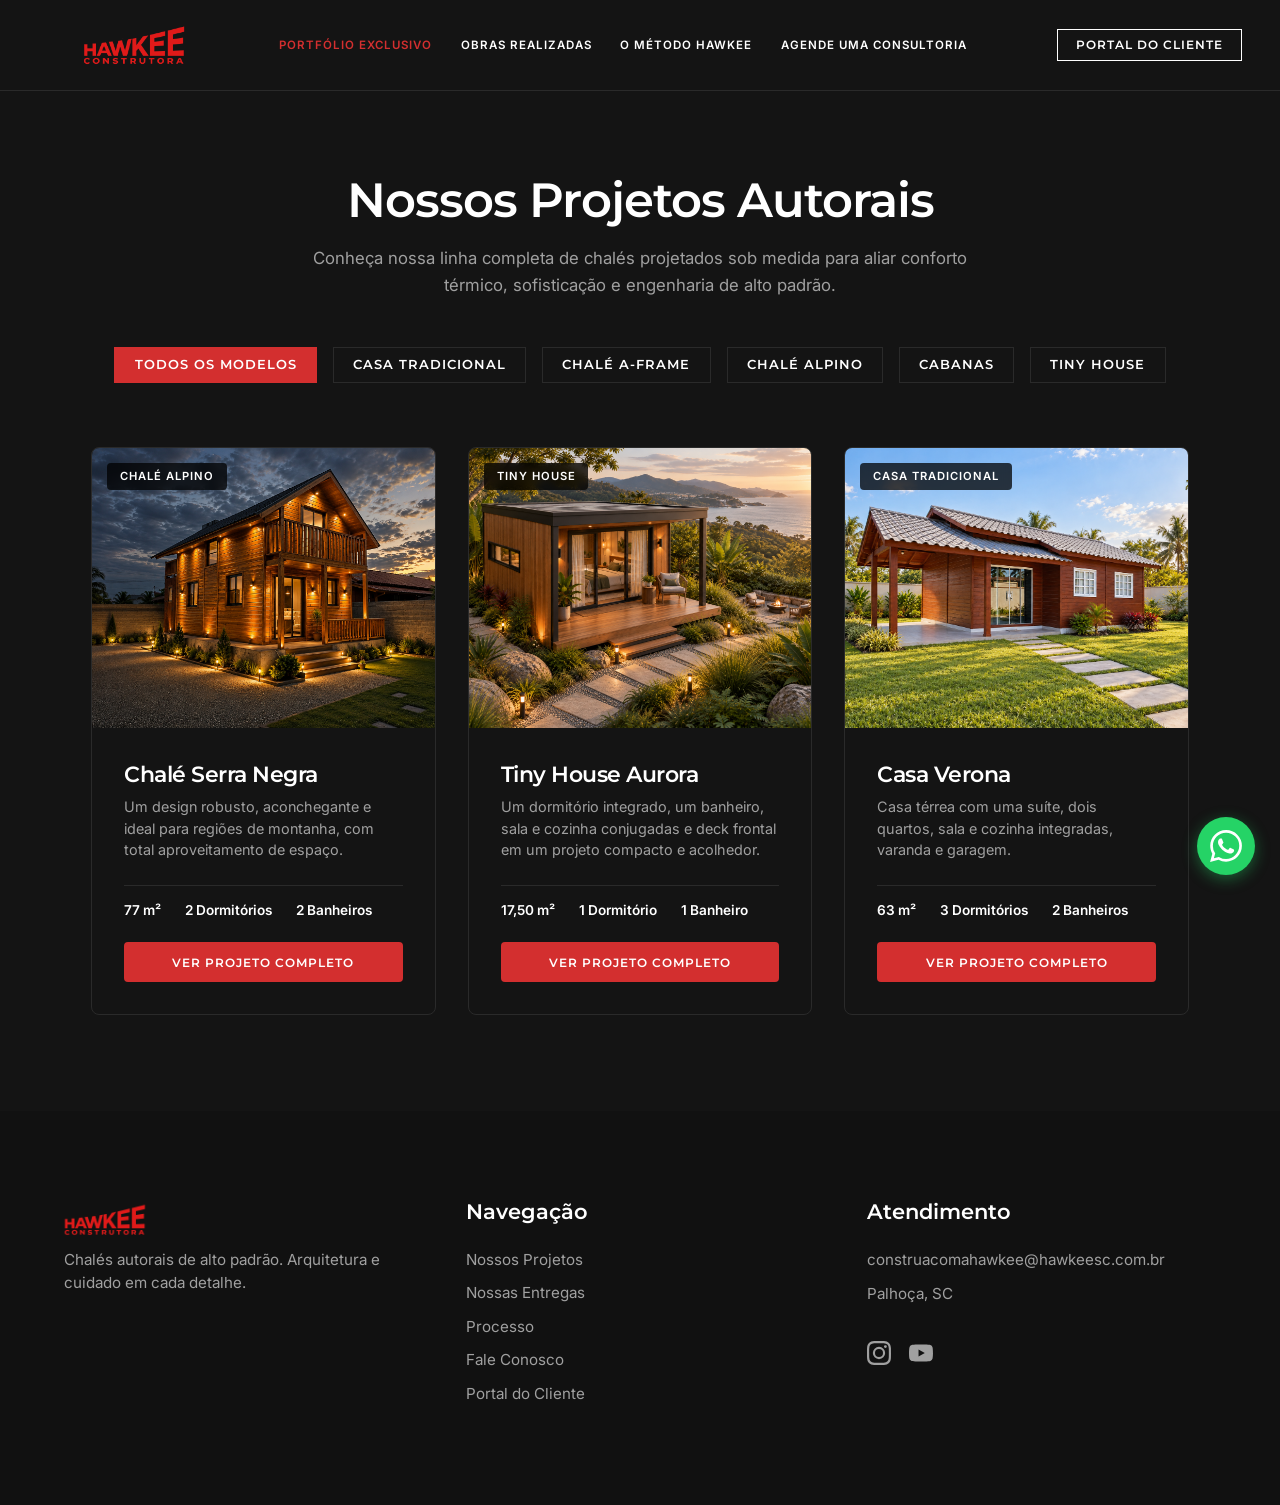
<file: projetos.html>
<!DOCTYPE html>
<html lang="pt-BR">
<head>
    <meta charset="UTF-8">
    <link rel="icon" type="image/png" href="img/favicon.png">
    <meta name="viewport" content="width=device-width, initial-scale=1.0">
    <title>Projetos de Casas e Chalés | Hawkee Construtora</title>
    <style>
        @import url('https://fonts.googleapis.com/css2?family=Inter:wght@300;400;500;600&family=Montserrat:wght@400;600;700&display=swap');

        :root {
            color-scheme: dark;
            --brand-red: #D32F2F;
            --bg-color: #141414;
            --bg-creme: #1E1E1E; 
            --text-main: #FFFFFF;
            --text-light: #A0A0A0;
            --accent-blue: #D32F2F; 
            --border-light: #2A2A2A;
        }

        * { margin: 0; padding: 0; box-sizing: border-box; }

        body {
            font-family: 'Inter', sans-serif;
            background-color: var(--bg-color);
            color: var(--text-main);
            overflow-x: hidden;
        }

        h1, h2, h3, h4 { font-family: 'Montserrat', sans-serif; font-weight: 600; }
        a { text-decoration: none; color: inherit; }

        /* --- CABEÇALHO PADRÃO EXATO DO INDEX --- */
        header { 
            background-color: #141414; 
            border-bottom: 1px solid var(--border-light); 
            position: sticky; 
            top: 0; 
            z-index: 100; 
            width: 100%; 
        }

        .header-inner { 
            max-width: 1350px; 
            margin: 0 auto; 
            display: flex; 
            justify-content: space-between; 
            align-items: center; 
            padding: 0 3%; 
            height: 90px; 
            width: 100%; 
            white-space: nowrap; /* Impede que os links quebrem de linha */
        }
        
        .logo-wrapper { 
            display: flex; 
            align-items: center; 
            text-decoration: none; 
        }
        
        .logo-img { 
            height: 150px; 
            width: auto; 
            object-fit: contain;
            /* Aplica o vermelho oficial da logo em substituição ao branco */
            filter: brightness(0) saturate(100%) invert(24%) sepia(85%) saturate(7499%) hue-rotate(354deg) brightness(91%) contrast(93%);

	position: relative;
            left: 20px;  /* Mude para negativo (ex: -10px) para ir para esquerda, ou positivo para direita */
            top: -7px;   /* Mude para negativo (ex: -5px) para subir, ou positivo para descer */
        }

        .nav-links { 
            display: flex; 
            align-items: center; 
            gap: 1.8rem; 
        }

        .nav-links a { 
            font-size: 0.72rem; 
            font-weight: 600; 
            text-transform: uppercase; 
            letter-spacing: 1px; 
            color: var(--text-main); 
            transition: color 0.3s ease; 
        }

        .nav-links a:hover { 
            color: var(--brand-red); 
        }
        
        .header-actions { 
            display: flex; 
            align-items: center; 
            gap: 1.2rem; 
        }

        .btn-portal { 
            font-family: 'Montserrat', sans-serif; 
            background-color: transparent; 
            border: 1px solid var(--text-main); 
            color: var(--text-main); 
            padding: 0.5rem 1.1rem; 
            font-size: 0.72rem; 
            font-weight: 600; 
            text-transform: uppercase; 
            letter-spacing: 1px; 
            transition: all 0.3s ease; 
        }

        .btn-portal:hover { 
            background-color: var(--brand-red); 
            border-color: var(--brand-red); 
            color: #FFFFFF; 
        }



        /* --- CONTEÚDO DE PROJETOS --- */
        .page-header {
            text-align: center;
            padding: 5rem 5% 3rem 5%;
            max-width: 800px;
            margin: 0 auto;
        }

        .page-header h1 {
            font-size: 3rem;
            letter-spacing: -1px;
            margin-bottom: 1rem;
        }

        .page-header p {
            color: var(--text-light);
            font-size: 1.05rem;
            line-height: 1.6;
        }

        /* FILTROS */
        .filtros-container {
            display: flex;
            justify-content: center;
            gap: 1rem;
            margin-bottom: 4rem;
            flex-wrap: wrap;
            padding: 0 2%;
        }

        .filtro-btn {
            background: transparent;
            border: 1px solid var(--border-light);
            padding: 0.6rem 1.2rem;
            font-family: 'Montserrat', sans-serif;
            font-size: 0.8rem;
            font-weight: 600;
            text-transform: uppercase;
            letter-spacing: 1px;
            cursor: pointer;
            transition: all 0.3s;
        }

        .filtro-btn.active, .filtro-btn:hover {
            background-color: var(--brand-red);
            color: #FFFFFF;
            border-color: var(--brand-red);
        }

        /* GRID DE PROJETOS */
        .projetos-grid-container {
            max-width: 1200px;
            margin: 0 auto;
            padding: 0 4% 6rem 4%;
        }

        .projetos-grid {
            display: grid;
            grid-template-columns: repeat(3, 1fr);
            gap: 2rem;
        }

        .projeto-card {
            background: var(--bg-surface);
            border: 1px solid var(--border-light);
            border-radius: 8px;
            overflow: hidden;
            transition: transform 0.3s ease, box-shadow 0.3s ease;
            display: flex;
            flex-direction: column;
        }

        .projeto-card:hover {
            transform: translateY(-6px);
            box-shadow: 0 12px 30px rgba(0,0,0,0.08);
        }

        .projeto-card-img {
            height: 280px;
            background-size: cover;
            background-position: center;
            position: relative;
        }

        .projeto-tag {
            position: absolute;
            top: 15px;
            left: 15px;
            background-color: rgba(0,0,0,0.75);
            color: #FFFFFF;
            font-size: 0.7rem;
            font-weight: 600;
            text-transform: uppercase;
            letter-spacing: 1px;
            padding: 0.4rem 0.8rem;
            border-radius: 4px;
            backdrop-filter: blur(4px);
        }

        .projeto-card-info {
            padding: 2rem;
            display: flex;
            flex-direction: column;
            flex-grow: 1;
        }

        .projeto-card-info h3 {
            font-size: 1.4rem;
            margin-bottom: 0.5rem;
            letter-spacing: -0.5px;
        }

        .projeto-card-info p {
            color: var(--text-light);
            font-size: 0.9rem;
            margin-bottom: 1.5rem;
            line-height: 1.5;
            flex-grow: 1;
        }

        .projeto-specs-mini {
            display: flex;
            gap: 1.5rem;
            font-size: 0.85rem;
            font-weight: 600;
            color: var(--text-main);
            border-top: 1px solid var(--border-light);
            padding-top: 1rem;
            margin-bottom: 1.5rem;
        }

        .btn-detalhes {
            display: block;
            text-align: center;
            background-color: var(--brand-red);
            color: #FFFFFF;
            padding: 0.8rem;
            font-family: 'Montserrat', sans-serif;
            font-size: 0.75rem;
            font-weight: 600;
            text-transform: uppercase;
            letter-spacing: 1px;
            border-radius: 4px;
            transition: background-color 0.3s;
        }

        .btn-detalhes:hover {
            background-color: var(--accent-blue);
        }

        /* --- BOTÃO FLUTUANTE WHATSAPP --- */
        .wa-float-container {
            position: fixed;
            bottom: 25px;
            right: 25px;
            z-index: 9999;
            display: flex;
            flex-direction: column;
            align-items: flex-end;
        }

        .wa-menu {
            display: none;
            width: 320px;
            background-color: var(--bg-surface);
            border-radius: 12px;
            box-shadow: 0 12px 35px rgba(0,0,0,0.2);
            margin-bottom: 15px;
            overflow: hidden;
            border: 1px solid var(--border-light);
            animation: fadeIn 0.3s ease;
        }

        .wa-menu.active {
            display: block;
        }

        @keyframes fadeIn {
            from { opacity: 0; transform: translateY(10px); }
            to { opacity: 1; transform: translateY(0); }
        }

        .wa-menu-header {
            background-color: #111111; 
            padding: 2rem 1.5rem 1.5rem 1.5rem;
            text-align: center;
            border-bottom: 2px solid var(--accent-blue);
        }

        .wa-menu-header img {
            max-width: 140px;
            height: auto;
            margin-bottom: 1.2rem;
        }

        .wa-menu-header h4 {
            color: #FFFFFF;
            font-size: 0.95rem;
            font-family: 'Montserrat', sans-serif;
            font-weight: 600;
            line-height: 1.4;
            margin-bottom: 0.6rem;
        }

        .wa-menu-header p {
            color: #A0A0A0;
            font-size: 0.8rem;
            line-height: 1.5;
            font-family: 'Inter', sans-serif;
        }

        .wa-menu-body {
            padding: 1.5rem;
            display: flex;
            flex-direction: column;
            gap: 0.8rem;
        }

        .wa-btn {
            display: flex;
            align-items: center;
            justify-content: center;
            gap: 0.6rem;
            background-color: #25D366;
            color: #FFFFFF;
            padding: 0.85rem 1rem;
            border-radius: 6px;
            font-family: 'Montserrat', sans-serif;
            font-weight: 600;
            font-size: 0.85rem;
            transition: background-color 0.3s, transform 0.2s;
            text-decoration: none;
        }

        .wa-btn:hover {
            background-color: #1EBE5A;
            color: #FFFFFF;
        }

        .wa-btn svg {
            width: 18px;
            height: 18px;
            fill: currentColor;
        }

        .wa-trigger {
            width: 58px;
            height: 58px;
            background-color: #25D366;
            border-radius: 50%;
            display: flex;
            align-items: center;
            justify-content: center;
            cursor: pointer;
            box-shadow: 0 4px 15px rgba(37, 211, 102, 0.4);
            transition: transform 0.3s ease;
            border: none;
            outline: none;
        }

        .wa-trigger:hover {
            transform: scale(1.08);
        }

        .wa-trigger svg {
            width: 32px;
            height: 32px;
            fill: #FFFFFF;
        }

        /* --- RODAPÉ IDÊNTICO AO INDEX --- */
        footer { background-color: #111111; color: #FFFFFF; padding: 5.5rem 0; width: 100%; }
        
        .footer-inner { 
            max-width: 1320px; 
            margin: 0 auto; 
            padding: 0 5%; 
            display: grid; 
            grid-template-columns: repeat(auto-fit, minmax(250px, 1fr)); 
            gap: 3.3rem; 
            align-items: flex-start; 
        }
        
        .footer-col { display: flex; flex-direction: column; justify-content: flex-start; }

        .footer-logo {
            height: 120px;
            width: auto;
            object-fit: contain;
            filter: brightness(0) saturate(100%) invert(24%) sepia(85%) saturate(7499%) hue-rotate(354deg) brightness(91%) contrast(93%);
            align-self: flex-start;
            
            position: relative;
            left: -20px;       
            top: -45px;      
            margin-bottom: -70px; 
        }

        .footer-col p { color: #A0A0A0; font-size: 0.95rem; margin-bottom: 0.9rem; line-height: 1.5; }
        .footer-col h4 { font-family: 'Montserrat', sans-serif; font-size: 1.3rem; margin-bottom: 1.6rem; color: #FFFFFF; }
        .footer-col a { color: #A0A0A0; font-size: 0.95rem; margin-bottom: 0.9rem; display: block; transition: color 0.3s; }
        .footer-col a:hover { color: var(--brand-red); }
        .social-icons { display: flex; gap: 1.1rem; margin-top: 1.3rem; }
        .social-icons a svg { width: 24px; height: 24px; fill: #A0A0A0; transition: fill 0.3s; }
        .social-icons a:hover svg { fill: var(--brand-red); }

        @media (max-width: 1024px) {
            .projetos-grid { grid-template-columns: repeat(2, 1fr); }
        }

        @media (max-width: 900px) {
            .header-inner { flex-direction: column; gap: 1.5rem; text-align: center; height: auto; padding: 1.5rem 5%; }
            .nav-links { flex-wrap: wrap; justify-content: center; gap: 1rem; }
        }

        @media (max-width: 768px) {
            .projetos-grid { grid-template-columns: 1fr; }
            .page-header h1 { font-size: 2.2rem; }
            .wa-float-container { bottom: 15px; right: 15px; }
        }
    
        /* Identidade visual da Home aplicada aos componentes desta página. */
        body { background-color: var(--bg-color); font-size: 1.1rem; }
        input, textarea, select { color: var(--text-main); }
        input::placeholder, textarea::placeholder { color: var(--text-light); opacity: 1; }
        .filtro-btn { color: var(--text-main); }
        .btn-orcamento { background: var(--brand-red); color: #FFFFFF; }
        .btn-login:hover, .btn-submit:hover, .btn-detalhes:hover, .btn-orcamento:hover { background: #B71C1C; }
        .nav-links a[aria-current="page"], .filter-years a.active-year { color: var(--brand-red); }
        .wa-menu { background: #1E1E1E; }
        a:focus-visible, button:focus-visible { outline: 2px solid var(--brand-red); outline-offset: 4px; }
        .form-group input:focus, .form-group textarea:focus { border-color: var(--brand-red); }
        @media (max-width: 1150px) {
            .header-inner { flex-direction: column; gap: 1.5rem; text-align: center; height: auto; padding: 1.5rem 5%; white-space: normal; }
            .nav-links { flex-wrap: wrap; justify-content: center; gap: 1rem; }
        }
        @media (max-width: 600px) {
            .logo-img { max-width: 100%; }
            .entregas-grid, .gallery-grid { grid-template-columns: minmax(0, 1fr); }
            .projeto-specs-resumo { flex-wrap: wrap; gap: 1rem; }
            .wa-menu { max-width: calc(100vw - 30px); }
            .card-header, .card-progress, .card-gallery { padding: 1.5rem; min-width: 0; }
            .user-menu { gap: 1rem; flex-wrap: wrap; justify-content: center; }
        }
</style>
    <meta name="description" content="Explore os modelos da Hawkee: casas tradicionais, chalés A-frame, chalés alpinos, cabanas e tiny houses. Conheça o Chalé Serra Negra e solicite um orçamento.">
    <link rel="canonical" href="https://hawkeesc.com.br/projetos.html">
</head>
<body>

    <header>
        <div class="header-inner">
            <a href="index.html" class="logo-wrapper">
                <img src="img/Hawkee - Logomarca2.png" alt="Hawkee Construtora" class="logo-img">
            </a>
            <nav class="nav-links">
                <a href="projetos.html" aria-current="page">Portfólio Exclusivo</a>
                <a href="entregas.html">Obras Realizadas</a>
                <a href="processo.html">O Método Hawkee</a>
                <a href="contato.html">Agende uma Consultoria</a>
            </nav>
            <div class="header-actions">
                <a href="portal.html" class="btn-portal">Portal do Cliente</a>
            </div>
        </div>
    </header>

    <div class="page-header">
        <h1>Nossos Projetos Autorais</h1>
        <p>Conheça nossa linha completa de chalés projetados sob medida para aliar conforto térmico, sofisticação e engenharia de alto padrão.</p>
    </div>

    <div class="filtros-container">
        <button class="filtro-btn active" onclick="filtrarProjetos('todos', this)">Todos os Modelos</button>
        <button class="filtro-btn" onclick="filtrarProjetos('Casa Tradicional', this)">Casa Tradicional</button>
        <button class="filtro-btn" onclick="filtrarProjetos('Chalé A-Frame', this)">Chalé A-Frame</button>
        <button class="filtro-btn" onclick="filtrarProjetos('Chalé Alpino', this)">Chalé Alpino</button>
        <button class="filtro-btn" onclick="filtrarProjetos('Cabanas', this)">Cabanas</button>
        <button class="filtro-btn" onclick="filtrarProjetos('Tiny House', this)">Tiny House</button>
    </div>

    <div class="projetos-grid-container">
        <div class="projetos-grid">
            
            <div class="projeto-card" data-categoria="Chalé Alpino">
                <div class="projeto-card-img" style="background-image: url('img/serra-negra-capa.png');">
                    <span class="projeto-tag">Chalé Alpino</span>
                </div>
                <div class="projeto-card-info">
                    <h3>Chalé Serra Negra</h3>
                    <p>Um design robusto, aconchegante e ideal para regiões de montanha, com total aproveitamento de espaço.</p>
                    <div class="projeto-specs-mini">
                        <span>77 m²</span>
                        <span>2 Dormitórios</span>
                        <span>2 Banheiros</span>
                    </div>
                    <a href="serra-negra.html" class="btn-detalhes">Ver Projeto Completo</a>
                </div>
            </div>

            <div class="projeto-card" data-categoria="Tiny House">
                <div class="projeto-card-img" style="background-image: url('img/tiny-house-aurora-fachada.png');">
                    <span class="projeto-tag">Tiny House</span>
                </div>
                <div class="projeto-card-info">
                    <h3>Tiny House Aurora</h3>
                    <p>Um dormitório integrado, um banheiro, sala e cozinha conjugadas e deck frontal em um projeto compacto e acolhedor.</p>
                    <div class="projeto-specs-mini">
                        <span>17,50 m²</span>
                        <span>1 Dormitório</span>
                        <span>1 Banheiro</span>
                    </div>
                    <a href="tiny-house-aurora.html" class="btn-detalhes">Ver Projeto Completo</a>
                </div>
            </div>

            <div class="projeto-card" data-categoria="Casa Tradicional">
                <div class="projeto-card-img" style="background-image: url('img/casa-tradicional-63-fachada.png');">
                    <span class="projeto-tag">Casa Tradicional</span>
                </div>
                <div class="projeto-card-info">
                    <h3>Casa Verona</h3>
                    <p>Casa térrea com uma suíte, dois quartos, sala e cozinha integradas, varanda e garagem.</p>
                    <div class="projeto-specs-mini">
                        <span>63 m²</span>
                        <span>3 Dormitórios</span>
                        <span>2 Banheiros</span>
                    </div>
                    <a href="casa-tradicional-63.html" class="btn-detalhes">Ver Projeto Completo</a>
                </div>
            </div>


        </div>
    </div>

    <footer>
        <div class="footer-inner">
            <div class="footer-col">
                <img src="img/Hawkee - Logomarca2.png" alt="Hawkee Construtora" class="footer-logo">
                <p>Chalés autorais de alto padrão. Arquitetura e cuidado em cada detalhe.</p>
            </div>
            <div class="footer-col">
                <h4>Navegação</h4>
                <a href="projetos.html">Nossos Projetos</a>
                <a href="entregas.html">Nossas Entregas</a>
                <a href="processo.html">Processo</a>
                <a href="contato.html">Fale Conosco</a>
                <a href="portal.html">Portal do Cliente</a>
            </div>
            <div class="footer-col">
                <h4>Atendimento</h4>
                <a href="mailto:construacomahawkee@hawkeesc.com.br">construacomahawkee@hawkeesc.com.br</a>
                <p>Palhoça, SC</p>
                <div class="social-icons">
                    <a href="https://www.instagram.com/hawkeebrasil/" target="_blank" title="Instagram"><svg viewBox="0 0 24 24"><path d="M12 2.163c3.204 0 3.584.012 4.85.07 3.252.148 4.771 1.691 4.919 4.919.058 1.265.069 1.645.069 4.849 0 3.205-.012 3.584-.069 4.849-.149 3.225-1.664 4.771-4.919 4.919-1.266.058-1.644.07-4.85.07-3.204 0-3.584-.012-4.849-.07-3.26-.149-4.771-1.699-4.919-4.92-.058-1.265-.07-1.644-.07-4.849 0-3.204.013-3.583.07-4.849.149-3.227 1.664-4.771 4.919-4.919 1.266-.057 1.645-.069 4.849-.069zM12 0C8.741 0 8.333.014 7.053.072 2.695.272.273 2.69.073 7.052.014 8.333 0 8.741 0 12c0 3.259.014 3.668.072 4.948.2 4.358 2.618 6.78 6.98 6.98C8.333 23.986 8.741 24 12 24c3.259 0 3.668-.014 4.948-.072 4.354-.2 6.782-2.618 6.979-6.98.059-1.28.073-1.689.073-4.948 0-3.259-.014-3.667-.072-4.947-.196-4.354-2.617-6.78-6.979-6.98C15.668.014 15.259 0 12 0zm0 5.838a6.162 6.162 0 100 12.324 6.162 6.162 0 000-12.324zM12 16a4 4 0 110-8 4 4 0 010 8zm6.406-11.845a1.44 1.44 0 100 2.881 1.44 1.44 0 000-2.881z"/></svg></a>
                    <a href="https://www.youtube.com/@hawkeebrasil" target="_blank" title="YouTube"><svg viewBox="0 0 24 24"><path d="M23.498 6.186a3.016 3.016 0 0 0-2.122-2.136C19.505 3.545 12 3.545 12 3.545s-7.505 0-9.377.505A3.017 3.017 0 0 0 .502 6.186C0 8.07 0 12 0 12s0 3.93.502 5.814a3.016 3.016 0 0 0 2.122 2.136c1.871.505 9.376.505 9.376.505s7.505 0 9.377-.505a3.015 3.015 0 0 0 2.122-2.136C24 15.93 24 12 24 12s0-3.93-.502-5.814zM9.545 15.568V8.432L15.818 12l-6.273 3.568z"/></svg></a>
                </div>
            </div>
        </div>
    </footer>

    <div class="wa-float-container">
        <div class="wa-menu" id="wa-menu">
            <div class="wa-menu-header">
                <img src="img/Hawkee - Logomarca [ Invisivel ].png" alt="Hawkee Construtora">
                <h4>Construção de chalés mistos em madeira e alvenaria!</h4>
                <p>A confiança que você precisa com a qualidade que você merece!</p>
            </div>
            <div class="wa-menu-body">
                <a href="https://wa.me/55048988520939" target="_blank" class="wa-btn">
                    <svg viewBox="0 0 24 24"><path d="M17.472 14.382c-.297-.149-1.758-.867-2.03-.967-.273-.099-.471-.148-.67.15-.197.297-.767.966-.94 1.164-.173.199-.347.223-.644.075-.297-.15-1.255-.463-2.39-1.475-.883-.788-1.48-1.761-1.653-2.059-.173-.297-.018-.458.13-.606.134-.133.298-.347.446-.52.149-.174.198-.298.298-.497.099-.198.05-.371-.025-.52-.075-.149-.669-1.612-.916-2.207-.242-.579-.487-.5-.669-.51a12.8 12.8 0 0 0-.57-.01c-.198 0-.52.074-.792.372-.272.297-1.04 1.016-1.04 2.479 0 1.462 1.065 2.875 1.213 3.074.149.198 2.096 3.2 5.077 4.487.709.306 1.262.489 1.694.625.712.227 1.36.195 1.871.118.571-.085 1.758-.719 2.006-1.413.248-.694.248-1.289.173-1.413-.074-.124-.272-.198-.57-.347m-5.421 7.403h-.004a9.87 9.87 0 0 1-5.031-1.378l-.361-.214-3.741.982.998-3.648-.235-.374a9.86 9.86 0 0 1-1.51-5.26c.001-5.45 4.436-9.884 9.888-9.884 2.64 0 5.122 1.03 6.988 2.898a9.825 9.825 0 0 1 2.893 6.994c-.003 5.45-4.437 9.884-9.885 9.884m8.413-18.297A11.815 11.815 0 0 0 12.05 0C5.495 0 .16 5.335.157 11.892c0 2.096.547 4.142 1.588 5.945L.057 24l6.305-1.654a11.882 11.882 0 0 0 5.683 1.448h.005c6.554 0 11.89-5.335 11.893-11.893a11.821 11.821 0 0 0-3.48-8.413Z"/></svg>
                    Vendedor Patrick (SC)
                </a>
                <a href="http://wa.me/55048988682569" target="_blank" class="wa-btn">
                    <svg viewBox="0 0 24 24"><path d="M17.472 14.382c-.297-.149-1.758-.867-2.03-.967-.273-.099-.471-.148-.67.15-.197.297-.767.966-.94 1.164-.173.199-.347.223-.644.075-.297-.15-1.255-.463-2.39-1.475-.883-.788-1.48-1.761-1.653-2.059-.173-.297-.018-.458.13-.606.134-.133.298-.347.446-.52.149-.174.198-.298.298-.497.099-.198.05-.371-.025-.52-.075-.149-.669-1.612-.916-2.207-.242-.579-.487-.5-.669-.51a12.8 12.8 0 0 0-.57-.01c-.198 0-.52.074-.792.372-.272.297-1.04 1.016-1.04 2.479 0 1.462 1.065 2.875 1.213 3.074.149.198 2.096 3.2 5.077 4.487.709.306 1.262.489 1.694.625.712.227 1.36.195 1.871.118.571-.085 1.758-.719 2.006-1.413.248-.694.248-1.289.173-1.413-.074-.124-.272-.198-.57-.347m-5.421 7.403h-.004a9.87 9.87 0 0 1-5.031-1.378l-.361-.214-3.741.982.998-3.648-.235-.374a9.86 9.86 0 0 1-1.51-5.26c.001-5.45 4.436-9.884 9.888-9.884 2.64 0 5.122 1.03 6.988 2.898a9.825 9.825 0 0 1 2.893 6.994c-.003 5.45-4.437 9.884-9.885 9.884m8.413-18.297A11.815 11.815 0 0 0 12.05 0C5.495 0 .16 5.335.157 11.892c0 2.096.547 4.142 1.588 5.945L.057 24l6.305-1.654a11.882 11.882 0 0 0 5.683 1.448h.005c6.554 0 11.89-5.335 11.893-11.893a11.821 11.821 0 0 0-3.48-8.413Z"/></svg>
                    Vendedor Vinícius (SC)
                </a>
            </div>
        </div>
        <button class="wa-trigger" onclick="toggleWaMenu()" aria-label="Abrir opções de WhatsApp">
            <svg viewBox="0 0 24 24"><path d="M17.472 14.382c-.297-.149-1.758-.867-2.03-.967-.273-.099-.471-.148-.67.15-.197.297-.767.966-.94 1.164-.173.199-.347.223-.644.075-.297-.15-1.255-.463-2.39-1.475-.883-.788-1.48-1.761-1.653-2.059-.173-.297-.018-.458.13-.606.134-.133.298-.347.446-.52.149-.174.198-.298.298-.497.099-.198.05-.371-.025-.52-.075-.149-.669-1.612-.916-2.207-.242-.579-.487-.5-.669-.51a12.8 12.8 0 0 0-.57-.01c-.198 0-.52.074-.792.372-.272.297-1.04 1.016-1.04 2.479 0 1.462 1.065 2.875 1.213 3.074.149.198 2.096 3.2 5.077 4.487.709.306 1.262.489 1.694.625.712.227 1.36.195 1.871.118.571-.085 1.758-.719 2.006-1.413.248-.694.248-1.289.173-1.413-.074-.124-.272-.198-.57-.347m-5.421 7.403h-.004a9.87 9.87 0 0 1-5.031-1.378l-.361-.214-3.741.982.998-3.648-.235-.374a9.86 9.86 0 0 1-1.51-5.26c.001-5.45 4.436-9.884 9.888-9.884 2.64 0 5.122 1.03 6.988 2.898a9.825 9.825 0 0 1 2.893 6.994c-.003 5.45-4.437 9.884-9.885 9.884m8.413-18.297A11.815 11.815 0 0 0 12.05 0C5.495 0 .16 5.335.157 11.892c0 2.096.547 4.142 1.588 5.945L.057 24l6.305-1.654a11.882 11.882 0 0 0 5.683 1.448h.005c6.554 0 11.89-5.335 11.893-11.893a11.821 11.821 0 0 0-3.48-8.413Z"/></svg>
        </button>
    </div>

    <script>
        function filtrarProjetos(categoria, botaoClicado) {
            const botoes = document.querySelectorAll('.filtro-btn');
            botoes.forEach(btn => btn.classList.remove('active'));
            botaoClicado.classList.add('active');

            const cards = document.querySelectorAll('.projeto-card');
            cards.forEach(card => {
                const catCard = card.getAttribute('data-categoria');
                if (categoria === 'todos' || catCard === categoria) {
                    card.style.display = 'flex';
                } else {
                    card.style.display = 'none';
                }
            });
        }

        function toggleWaMenu() {
            const menu = document.getElementById('wa-menu');
            menu.classList.toggle('active');
        }
    </script>
</body>
</html>
</file>
<file: portal-assets/admin.css>
:root{color-scheme:dark;--bg:#111214;--surface:#1b1c1f;--line:#34363a;--muted:#b5b7bd;--red:#e3393c}*{box-sizing:border-box}body{margin:0;background:var(--bg);color:#f4f4f5;font-family:Inter,Arial,sans-serif;font-size:16px;line-height:1.5}a{color:inherit;text-decoration:none}button,input{font:inherit}button{cursor:pointer}button:disabled{opacity:.5;cursor:not-allowed}[hidden]{display:none!important}.topbar{height:104px;border-bottom:1px solid var(--line);display:flex;align-items:center;padding:0 5%;gap:28px}.brand{font-size:27px;font-weight:900;letter-spacing:-1px;color:var(--red);line-height:1}.brand span{display:block;font-size:10px;letter-spacing:3px;margin-top:7px;color:#fff}.area-label,.eyebrow{text-transform:uppercase;letter-spacing:2px;font-size:12px;font-weight:700}.area-label{color:var(--muted);border-left:1px solid var(--line);padding-left:28px}.topbar #logout{margin-left:auto}main{max-width:1320px;margin:auto;padding:64px 5%}.access{display:grid;grid-template-columns:1.15fr 1fr;gap:10%;align-items:center;min-height:65vh}.eyebrow{color:var(--red)}h1,h2,p{margin-top:0}h1{font-size:clamp(32px,4vw,55px);letter-spacing:-1.6px;line-height:1.12;margin:22px 0}h1 em{font-style:normal;color:var(--red)}h2{font-size:24px;line-height:1.25;letter-spacing:-.5px}.intro>p{max-width:440px;color:var(--muted);font-size:18px;line-height:1.8}.steps{display:flex;flex-wrap:wrap;gap:22px;border-top:1px solid var(--line);padding-top:25px;margin-top:38px;color:var(--muted);font-size:14px}.login-card,.panel{background:var(--surface);border:1px solid var(--line);border-radius:12px;padding:32px}.login-card h2{margin:15px 0 12px}.login-card>p,.small,#client-email{color:var(--muted)}label{display:block;font-size:14px;font-weight:600;margin:20px 0 8px}input{background:#111214;border:1px solid #494b51;border-radius:6px;padding:13px;color:#fff;width:100%;min-width:0}input:focus-visible,button:focus-visible,a:focus-visible{outline:2px solid var(--red);outline-offset:3px}.password-line,.search-line{display:flex;gap:8px}.primary,.quiet{border-radius:6px;padding:12px 18px;font-weight:600;min-height:46px}.primary{border:1px solid var(--red);background:var(--red);color:#fff;width:100%;margin-top:24px}.primary:hover:not(:disabled){background:#c6282b}.quiet{border:1px solid #494b51;color:#eee;background:transparent}.quiet:hover{background:#2d2f34}.notice{font-size:14px;line-height:1.6;border-left:2px solid var(--red);padding-left:12px;margin-top:24px}.notice:empty{display:none}.small{font-size:14px;margin-top:24px}.heading{display:flex;align-items:center;justify-content:space-between;gap:20px}.heading h1{font-size:38px}.heading p{color:var(--muted)}.workspace{display:grid;grid-template-columns:360px 1fr;gap:24px;margin-top:28px}.client-list{display:grid;gap:10px;margin-top:22px}.client{display:block;text-align:left;padding:16px;width:100%;border:1px solid #45474e;background:#16171a;border-radius:6px;color:#fff;overflow-wrap:anywhere}.client small{display:block;color:var(--muted);font-size:14px;margin-top:5px}.client[aria-pressed="true"]{border-color:var(--red);background:#2a1b1e}.project{border-top:1px solid var(--line);padding:24px 0}.project h3{margin:0 0 10px}.project p{color:var(--muted);white-space:pre-wrap;overflow-wrap:anywhere}.project progress{width:100%;height:10px;accent-color:var(--red)}.project .tag{font-size:14px;color:#fff}.empty{color:var(--muted);padding:24px 0}footer{border-top:1px solid var(--line);padding:25px 5%;font-size:14px;color:var(--muted);display:flex;justify-content:space-between;gap:20px}@media(max-width:850px){.access,.workspace{grid-template-columns:1fr;gap:32px}.intro{max-width:600px}.intro h1{font-size:38px}.steps{margin-top:25px}.login-card{max-width:600px;width:100%}main{padding:35px 5%}.topbar{height:85px}.heading{align-items:flex-start;flex-wrap:wrap}.login-card,.panel{padding:24px}}@media(max-width:420px){.area-label{font-size:10px;letter-spacing:1px;padding-left:18px}.topbar{gap:18px}footer{flex-direction:column;gap:8px}}
textarea,select{font:inherit;color:inherit;background:#111214;border:1px solid #494b51;border-radius:6px;padding:13px;width:100%;min-width:0}textarea{resize:vertical}select{appearance:none;background-image:url("data:image/svg+xml,%3Csvg xmlns='http://www.w3.org/2000/svg' width='16' height='16' fill='none' stroke='%23ddd'%3E%3Cpath d='m4 6 4 4 4-4'/%3E%3C/svg%3E");background-repeat:no-repeat;background-position:right 12px center;padding-right:36px}textarea:focus-visible,select:focus-visible{outline:2px solid var(--red);outline-offset:3px}.actions,.row{display:flex;gap:12px;align-items:center;flex-wrap:wrap}.inline{width:auto;margin:0}.compact{padding:8px 12px;min-height:38px;font-size:14px}.form-grid{display:grid;grid-template-columns:1fr 1fr;gap:0 20px}.check{display:flex;align-items:center;gap:12px;font-weight:400}.check input{width:20px;height:20px;accent-color:var(--red)}dialog{color:#f4f4f5;background:var(--surface);border:1px solid #494b51;border-radius:12px;max-width:650px;width:calc(100% - 32px);max-height:90dvh;overflow:auto;padding:32px}dialog::backdrop{background:#000b;backdrop-filter:blur(4px)}dialog .heading{align-items:center}dialog h2{margin:0}dialog p{color:var(--muted);margin-top:18px}#project-workspace{margin-top:26px}.project.selected{border-left:3px solid var(--red);padding-left:18px}.project .quiet{margin-top:12px}.update-card{border-top:1px solid var(--line);padding:28px 0}.update-card h3{margin:18px 0 8px}.update-body{white-space:pre-wrap;overflow-wrap:anywhere;color:var(--muted)}.small-date,.badge{font-size:14px;color:var(--muted)}.badge{padding:4px 9px;border:1px solid var(--line);border-radius:4px}.row .quiet{margin-left:auto}.media-grid{display:grid;grid-template-columns:repeat(3,minmax(0,1fr));gap:18px}.media-grid figure{margin:0;min-width:0;background:#141517;border:1px solid var(--line);border-radius:8px;overflow:hidden}.media-grid img,.media-grid video{display:block;width:100%;height:200px;object-fit:contain;background:#08090a}.media-grid figcaption{font-size:14px;color:var(--muted);padding:0 12px 12px;overflow-wrap:anywhere}.media-link{display:inline-block;padding:12px;text-decoration:underline;font-size:14px}.muted{color:var(--muted)}#generate-password{margin-top:12px}.topbar{height:auto;min-height:104px;flex-wrap:wrap;padding-top:18px;padding-bottom:18px}.topbar #change-my-password{margin-left:auto}.topbar #logout{margin-left:0}.client-projects{display:grid;grid-template-columns:repeat(2,minmax(0,1fr));gap:24px}.client-projects .project{background:var(--surface);border:1px solid var(--line);border-radius:12px;padding:28px}.client-projects .project.selected{border-color:var(--red)}@media(max-width:850px){.media-grid{grid-template-columns:repeat(2,minmax(0,1fr))}.topbar #change-my-password{font-size:14px}.client-projects{grid-template-columns:1fr}}@media(max-width:500px){.form-grid,.media-grid{grid-template-columns:1fr}dialog{padding:22px}.topbar .area-label{display:none}.heading h1{font-size:30px}.actions{width:100%}.actions button{flex:1}.topbar{gap:12px}.topbar #change-my-password{padding:10px}.topbar .brand{font-size:22px}.media-grid img,.media-grid video{height:auto;max-height:420px}}
/* Hawkee identity and construction milestones */
.brand{display:flex;align-items:center;flex-shrink:0}.brand img{width:180px;height:70px;object-fit:cover;object-position:50% 45.5%;filter:brightness(0) saturate(100%) invert(24%) sepia(85%) saturate(7499%) hue-rotate(354deg) brightness(91%) contrast(93%)}
.area-label,.eyebrow{font-size:14px}.topbar{background:#101113}.login-card{border-top:3px solid var(--red)}.workspace>*,.panel,.project{min-width:0}.client-projects{grid-template-columns:1fr}.progress-summary{margin:22px 0 14px}.milestone-title{display:block;font-weight:600;color:#f4f4f5;font-size:18px}.progress-total{display:flex;align-items:baseline;gap:12px;margin:8px 0 0!important}.progress-total strong{font-size:42px;line-height:1.2;letter-spacing:-1.5px;color:#fff}.progress-total span{font-size:16px;color:var(--muted)}.stage-scroll{overflow-x:auto;padding:15px 0 24px;margin:8px 0 20px;scrollbar-color:var(--red) #24262a}.stage-track{list-style:none;display:flex;padding:0;margin:0;min-width:100%;width:max-content}.stage-track li{position:relative;min-width:120px;flex:1;display:flex;align-items:center;flex-direction:column;gap:12px;text-align:center}.stage-track li:before{content:'';position:absolute;top:58px;left:0;right:0;height:3px;background:#3b3d43}.stage-track li:first-child:before{left:50%}.stage-track li:last-child:before{right:50%}.stage-label{font-size:14px;line-height:22px;color:var(--muted)}.stage-node{position:relative;z-index:1;display:grid;place-items:center;width:50px;height:50px;border-radius:50%;border:2px solid #45474e;background:#1b1c1f;font-size:14px;font-weight:700;box-shadow:0 0 0 6px var(--surface)}.stage-state{font-size:14px;color:var(--muted)}.stage-track .done .stage-node{background:var(--red);border-color:var(--red);font-size:22px}.stage-track .done:before{background:var(--red)}.stage-track .done .stage-label{color:#fff}.stage-track .current .stage-node{border-color:var(--red)}.stage-track .current .stage-state{color:#ff898c}.stage-scroll:focus-visible{outline:2px solid var(--red);outline-offset:3px}#work-progress{border-top:1px solid var(--line);border-bottom:1px solid var(--line);margin:24px 0}.topbar{gap:20px}@media(max-width:500px){.brand img{width:140px;height:60px}.progress-total{flex-wrap:wrap;gap:6px}.stage-track li{min-width:122px}.topbar{padding:12px 5%}.topbar #change-my-password{max-width:120px;font-size:14px}.stage-scroll{margin-right:-8px}}
/* Per-project substeps */
.progress-summary .milestone-title{font-size:16px;margin-top:10px;color:var(--muted)}.stage-track li{min-width:160px}.stage-track li:before{top:81px}.stage-marker{display:flex;flex-direction:column;align-items:center;gap:12px;background:none;border:0;color:inherit;padding:0 6px;width:100%;font:inherit}.stage-marker:hover .stage-label{color:#fff}.stage-label{height:44px;display:flex;align-items:center;justify-content:center;max-width:150px}.work-groups{display:grid;gap:14px}.work-group{border:1px solid var(--line);border-radius:10px;background:#151619;overflow:hidden;scroll-margin-top:20px}.work-group>summary{display:flex;align-items:center;gap:16px;padding:22px;cursor:pointer;list-style:none}.group-title{display:grid;gap:5px;flex:1;min-width:0}.group-title strong{font-size:18px}.group-score{font-size:18px;font-weight:700;white-space:nowrap;color:#fff}.work-group>summary:after{content:'+';font-size:26px;color:var(--muted)}.work-group[open]>summary:after{content:'−'}.work-step{margin:0 20px;border-top:1px solid var(--line)}.work-step>summary{cursor:pointer;display:flex;align-items:center;gap:12px;list-style:none;padding:19px 0}.step-name{flex:1;font-size:16px}.step-check{font-size:22px;color:var(--muted)}.completed .step-check{color:#ff7376}.step-weight{font-weight:700}.step-status{font-size:14px;color:var(--muted);min-width:70px;text-align:right}.completed .step-status{color:#ff9496}.step-body{padding:0 0 22px 34px}.step-body>.muted{font-size:14px}.step-body .media-grid{grid-template-columns:repeat(2,minmax(0,1fr))}.step-body .small{margin-bottom:0}.general-heading{margin-top:36px}.work-group summary:focus-visible{outline:2px solid var(--red);outline-offset:-3px}.work-group summary::-webkit-details-marker,.work-step summary::-webkit-details-marker{display:none}.step-updates .update-card:last-child{padding-bottom:0}.step-body .actions{margin:18px 0}.demo-controls{display:flex;gap:12px;flex-wrap:wrap;margin:24px 0}.demo-controls button[aria-pressed=true]{border-color:var(--red);background:#392023}@media(max-width:600px){.work-group>summary{padding:18px 14px}.work-step{margin:0 14px}.step-body{padding-left:0}.step-status{display:none}.group-title strong{font-size:16px}.group-score{font-size:16px}.step-body .media-grid{grid-template-columns:1fr}.stage-track li{min-width:150px}.step-body .actions button{width:100%}}

#projects{display:grid;grid-template-columns:repeat(auto-fit,minmax(min(100%,250px),1fr));gap:20px;margin-top:24px}.photo-project{padding:0;overflow:hidden;margin:0;align-self:start}.project-open{display:block;width:100%;padding:0;border:0;background:transparent;color:inherit;text-align:left;font:inherit}.project-cover{aspect-ratio:16/10;background:linear-gradient(135deg,#34363a,#141516);display:grid;place-items:center;color:#ddd}.project-cover img{width:100%;height:100%;object-fit:cover}.project-card-body{padding:22px}.project-card-body h3{margin:0 0 16px;font-size:22px}.project-card-body .progress-summary{margin:0}.project-card-body .card-action{display:block;margin-top:14px;color:#ff7779;font-weight:600}.photo-project>.small{padding:0 22px 16px;margin:0}.project-open:hover .project-cover img{filter:brightness(1.1)}#client-actions .quiet{margin:12px 0 0 8px}#project-filter,#client-filter{width:100%;margin-bottom:14px}.project-open:focus-visible{outline-offset:-3px}

.project-cover{position:relative;overflow:hidden}.project-cover img{position:absolute;inset:0;height:100%;width:100%;object-fit:cover}
</file>
<file: portal-assets/refined.css>
/* Portal Hawkee: shared visual system, without changing the public site. */
:root{--bg:#101113;--surface:#191b1e;--line:#303338;--muted:#b8bdc5;--red:#e43b40;--radius:16px}body{font-family:Inter,system-ui,-apple-system,BlinkMacSystemFont,'Segoe UI',sans-serif;line-height:1.6;background:var(--bg)}button,input,select,textarea{font:inherit}h1,h2,h3{font-weight:650;text-wrap:balance}h1{letter-spacing:-.045em}p{max-width:75ch}button,a,input,select,textarea,summary{-webkit-tap-highlight-color:transparent}button,a,summary{touch-action:manipulation}.skip-link{position:fixed;left:16px;top:-100px;background:#fff;color:#111;padding:12px 20px;z-index:100}.skip-link:focus{top:12px}:focus-visible{outline:2px solid #ff888d;outline-offset:4px}main:focus{outline:0}main{max-width:1420px;padding:48px 5% 80px;min-height:calc(100dvh - 200px)}.topbar{min-height:100px;padding:8px 5%;gap:24px;background:#111214;border-bottom:1px solid var(--line)}.brand{display:block;position:relative;width:194px;height:82px;overflow:hidden;flex-shrink:0}.brand img{position:absolute;width:280px!important;height:280px!important;max-width:none;left:-46px;top:-116px;object-fit:contain;object-position:center;filter:brightness(0) saturate(100%) invert(24%) sepia(85%) saturate(7499%) hue-rotate(354deg) brightness(91%) contrast(93%)}.area-label{font-size:12px;letter-spacing:.14em;padding-left:24px}.eyebrow{font-size:12px;letter-spacing:.16em;color:#ff777c}.topbar .quiet{font-size:14px;padding:10px 14px;min-height:44px}.access{gap:7%;min-height:68vh;align-items:center;grid-template-columns:minmax(0,1.15fr) minmax(340px,.85fr)}.intro{padding:40px 0}.intro h1{font-size:clamp(38px,4.6vw,66px);line-height:1.08;margin:24px 0}.intro h1 em{color:#f2f3f5}.intro>p{font-size:18px;max-width:500px;line-height:1.8}.intro .steps{border-top:1px solid #41444a;padding-top:24px;gap:24px;font-size:14px}.intro:after{content:'';display:block;max-width:500px;height:150px;margin-top:32px;border-radius:12px;background:linear-gradient(90deg,#10111322,#10111300),url('/img/tiny-house-aurora-fachada.png') center 46%/cover;border:1px solid var(--line)}.login-card,.panel{border-radius:var(--radius);padding:32px;background:var(--surface);border:1px solid var(--line)}.login-card{box-shadow:0 18px 65px #0003;position:relative}.login-card:before{content:'';position:absolute;top:-1px;left:32px;width:52px;height:3px;background:var(--red)}.login-card h2{font-size:28px;margin:16px 0 10px}.login-card>p{font-size:15px}.primary,.quiet{border-radius:8px;transition:background .15s,border-color .15s;min-height:46px}.primary{background:#d72e35;border-color:#d72e35}.primary:hover:not(:disabled){background:#be252c}.quiet{background:#ffffff03;border-color:#464b53}.quiet:hover:not(:disabled){background:#ffffff09;border-color:#7c828d}input,textarea,select{border-radius:8px;border-color:#454b54;background:#111315;padding:13px 14px;font-size:16px}input::placeholder,textarea::placeholder{color:#9299a4;opacity:1}label{font-size:14px;margin-top:20px}.small{font-size:14px;line-height:1.6}.notice{background:#e43b400b;border:1px solid #e43b403b;border-left:3px solid #e43b40;border-radius:8px;padding:14px 16px;color:#f2d5d6;overflow-wrap:anywhere}.heading{align-items:flex-start;gap:24px}.heading h1{font-size:clamp(30px,3.2vw,44px);margin:12px 0}.heading .actions{padding-top:12px}.workspace{grid-template-columns:minmax(260px,310px) minmax(0,1fr);gap:24px;margin-top:32px}.workspace>aside{align-self:start}.client{border-radius:10px;padding:16px;border-color:#353940;background:#131517}.client[aria-pressed=true]{background:#e43b4010;border-color:#e43b40;box-shadow:inset 3px 0 #e43b40}.client strong{font-size:16px}.client small{font-size:14px}.client-list{max-height:650px;overflow-y:auto;padding:3px}.empty{padding:28px;border:1px dashed #4b515b;border-radius:12px;background:#111315;color:var(--muted);line-height:1.7;margin:20px 0;width:100%;grid-column:1/-1}#client-email{overflow-wrap:anywhere}#client-actions{padding:12px 0 0}#client-actions label{margin-top:22px}#client-actions .quiet{margin:0 0 0 8px}#client-actions .inline{margin-bottom:8px}#projects{grid-template-columns:repeat(auto-fit,minmax(min(100%,270px),1fr));gap:24px;margin-top:24px;scroll-margin-top:24px}.client-projects{margin-bottom:32px}#projects .photo-project{padding:0;border:1px solid var(--line);border-radius:14px;background:#191c20;box-shadow:0 10px 24px #0002;align-self:stretch;transition:border-color .2s,box-shadow .2s;overflow:hidden}#projects .photo-project.selected{border:1px solid #ff6f75;padding:0;box-shadow:0 0 0 2px #e43b4020}#projects .photo-project:hover{border-color:#69707b}.project-open{height:100%;display:flex;flex-direction:column}.project-cover{aspect-ratio:16/10;width:100%;flex-shrink:0}.project-cover img{height:100%;width:100%;object-fit:cover}.project-cover>span{padding:24px;text-align:center;font-size:15px}.project-card-body{padding:24px;width:100%;flex:1;display:flex;flex-direction:column}.project-card-body h3{font-size:22px;letter-spacing:-.02em;line-height:1.3;margin:0 0 20px}.progress-total{gap:10px;flex-wrap:wrap}.progress-total strong{font-size:44px;font-weight:650;letter-spacing:-.05em}.progress-total span{font-size:14px}.progress-summary .milestone-title{font-size:14px;font-weight:400;line-height:1.5;min-height:21px}.project-card-body .progress-summary{margin-bottom:18px}.project-card-body .card-action{font-size:14px;margin-top:22px;padding-top:16px;border-top:1px solid var(--line);color:#ff858a}.project progress{appearance:none;border:0;height:6px;width:100%;border-radius:8px;overflow:hidden;background:#363a40}.project progress::-webkit-progress-bar{background:#363a40;border-radius:8px}.project progress::-webkit-progress-value{background:var(--red);border-radius:8px}.project progress::-moz-progress-bar{background:var(--red);border-radius:8px}.photo-project>.small{padding:0 24px 20px;font-size:13px}.back-projects{margin:0 0 24px}#project-workspace{padding:36px;scroll-margin-top:24px}#work-title{font-size:30px;letter-spacing:-.03em;margin:12px 0}#work-details{white-space:pre-line;color:var(--muted)}#work-progress{padding:10px 0 0;margin:28px 0 36px}#work-progress>.progress-summary{padding:8px 0 18px}#work-progress .progress-total strong{font-size:56px}.stage-scroll{padding:12px 0 24px;scrollbar-width:thin}.stage-track li{min-width:150px}.stage-marker{padding:0 8px}.stage-node{background:var(--surface);box-shadow:0 0 0 6px var(--surface)}.stage-label{font-size:13px}.stage-state{font-size:13px}.work-groups{gap:12px}.work-group{border-radius:12px;background:#151719;border-color:#34383e}.work-group>summary{padding:22px 24px}.work-group[open]{border-color:#555c67}.group-title strong{font-size:17px;font-weight:600;letter-spacing:-.01em}.group-title .small-date{font-size:13px}.group-score{font-size:16px}.work-group>summary:after{font-size:22px}.work-step{margin:0 24px}.work-step>summary{padding:20px 0}.step-status{border:1px solid #454b54;padding:3px 8px;border-radius:20px;font-size:12px;min-width:80px;text-align:center}.completed .step-status{color:#9ed7bb;border-color:#326348;background:#163d262e}.completed .step-check{color:#9ed7bb}.step-body{padding-left:34px}.step-body .muted{font-size:14px}.update-card h3{font-size:20px;letter-spacing:-.02em}.media-grid{gap:16px}.media-grid figure{border-radius:10px}.media-grid img,.media-grid video{height:230px}.media-grid figcaption{font-size:13px}.media-link{font-size:14px;text-underline-offset:4px}.general-heading{font-size:22px;margin-top:40px}.form-grid{gap:0 20px}dialog{border-radius:16px;border-color:#555b65;box-shadow:0 30px 100px #0008;padding:32px}dialog h2{font-size:25px}dialog::backdrop{background:#07090bcc;backdrop-filter:blur(6px)}dialog .heading{align-items:center}.actions{gap:10px}.actions .primary{margin:0}.check{line-height:1.5}.check input{flex-shrink:0}footer{padding:24px 5%;font-size:14px;background:#101113}footer a{text-decoration:underline;text-underline-offset:4px}.demo-controls{margin-bottom:30px}.demo-controls button[aria-pressed=true]{background:#e43b4017}.password-line{align-items:stretch}.password-line button{flex-shrink:0}
@media(min-width:1200px){.workspace>aside{position:sticky;top:24px}}
@media(max-width:960px){.access{grid-template-columns:1fr 1fr;gap:32px}.workspace{grid-template-columns:1fr}.workspace>aside{position:static}.client-list{max-height:320px}.intro h1{font-size:44px}.area-label{border:0;padding-left:0}.topbar{gap:16px}.login-card,.panel{padding:26px}}
@media(max-width:700px){main{padding:28px 5% 56px}.access{grid-template-columns:1fr;gap:24px;min-height:0}.intro{padding:12px 0 0}.intro h1{font-size:40px;margin:18px 0}.intro>p{font-size:16px;margin-bottom:0}.intro:after{display:none}.steps{margin-top:22px!important;font-size:13px!important;gap:16px!important;padding-top:18px!important}.login-card{max-width:none}.topbar{padding:6px 5%;gap:8px;min-height:90px}.brand{width:166px;height:76px}.brand img{width:250px!important;height:250px!important;left:-42px;top:-103px}.topbar .area-label{display:none}.topbar #change-my-password{font-size:13px;max-width:112px;line-height:1.3;padding:8px 10px}.topbar #logout{font-size:13px;padding:8px 12px}.heading{gap:16px}.heading .actions{padding-top:0}.heading h1{font-size:32px}.panel,.login-card{padding:24px}#project-workspace{padding:24px}#work-title{font-size:26px}.work-group>summary{padding:18px 16px;gap:12px}.work-step{margin:0 16px}.step-body{padding-left:0}.group-title strong{font-size:16px}.group-score{font-size:15px}.step-status{display:none}.project-card-body{padding:22px}#projects{grid-template-columns:repeat(auto-fit,minmax(min(100%,260px),1fr))}.media-grid,.step-body .media-grid{grid-template-columns:1fr}.stage-track li{min-width:140px}.form-grid{grid-template-columns:1fr}.back-projects{margin-bottom:20px}.actions button{flex:1 1 auto}.empty{padding:22px}.client-list{max-height:260px}.search-line{flex-wrap:wrap}.search-line input{flex:1;min-width:140px}}
@media(max-width:380px){.brand{width:142px;height:68px}.brand img{width:220px!important;height:220px!important;left:-37px;top:-91px}.topbar{gap:5px}.topbar #change-my-password{max-width:95px;font-size:12px}.panel,.login-card,#project-workspace{padding:20px}.intro h1{font-size:35px}.steps{gap:10px!important}.password-line{gap:6px}.password-line .quiet{padding:10px}.step-name{font-size:15px}}
@media(prefers-reduced-motion:reduce){*{scroll-behavior:auto!important;transition:none!important;animation:none!important}}
</file>
